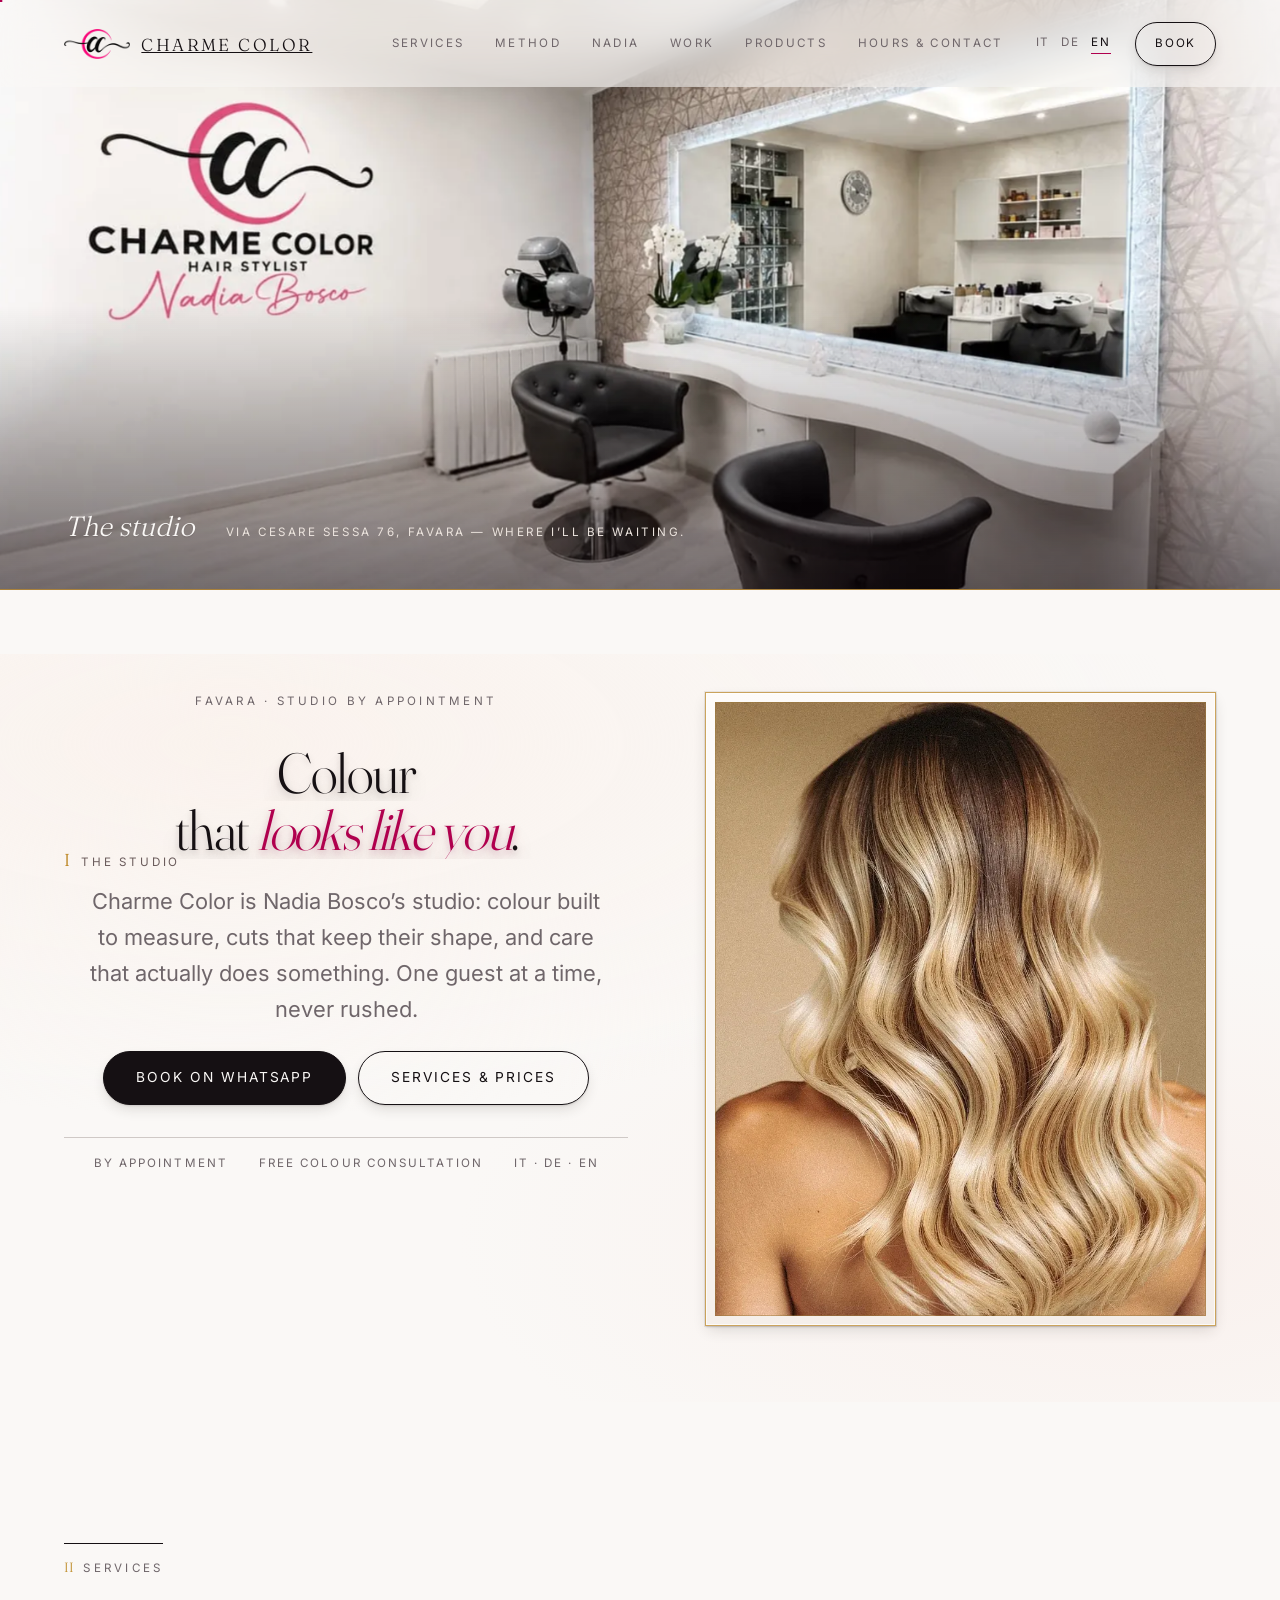
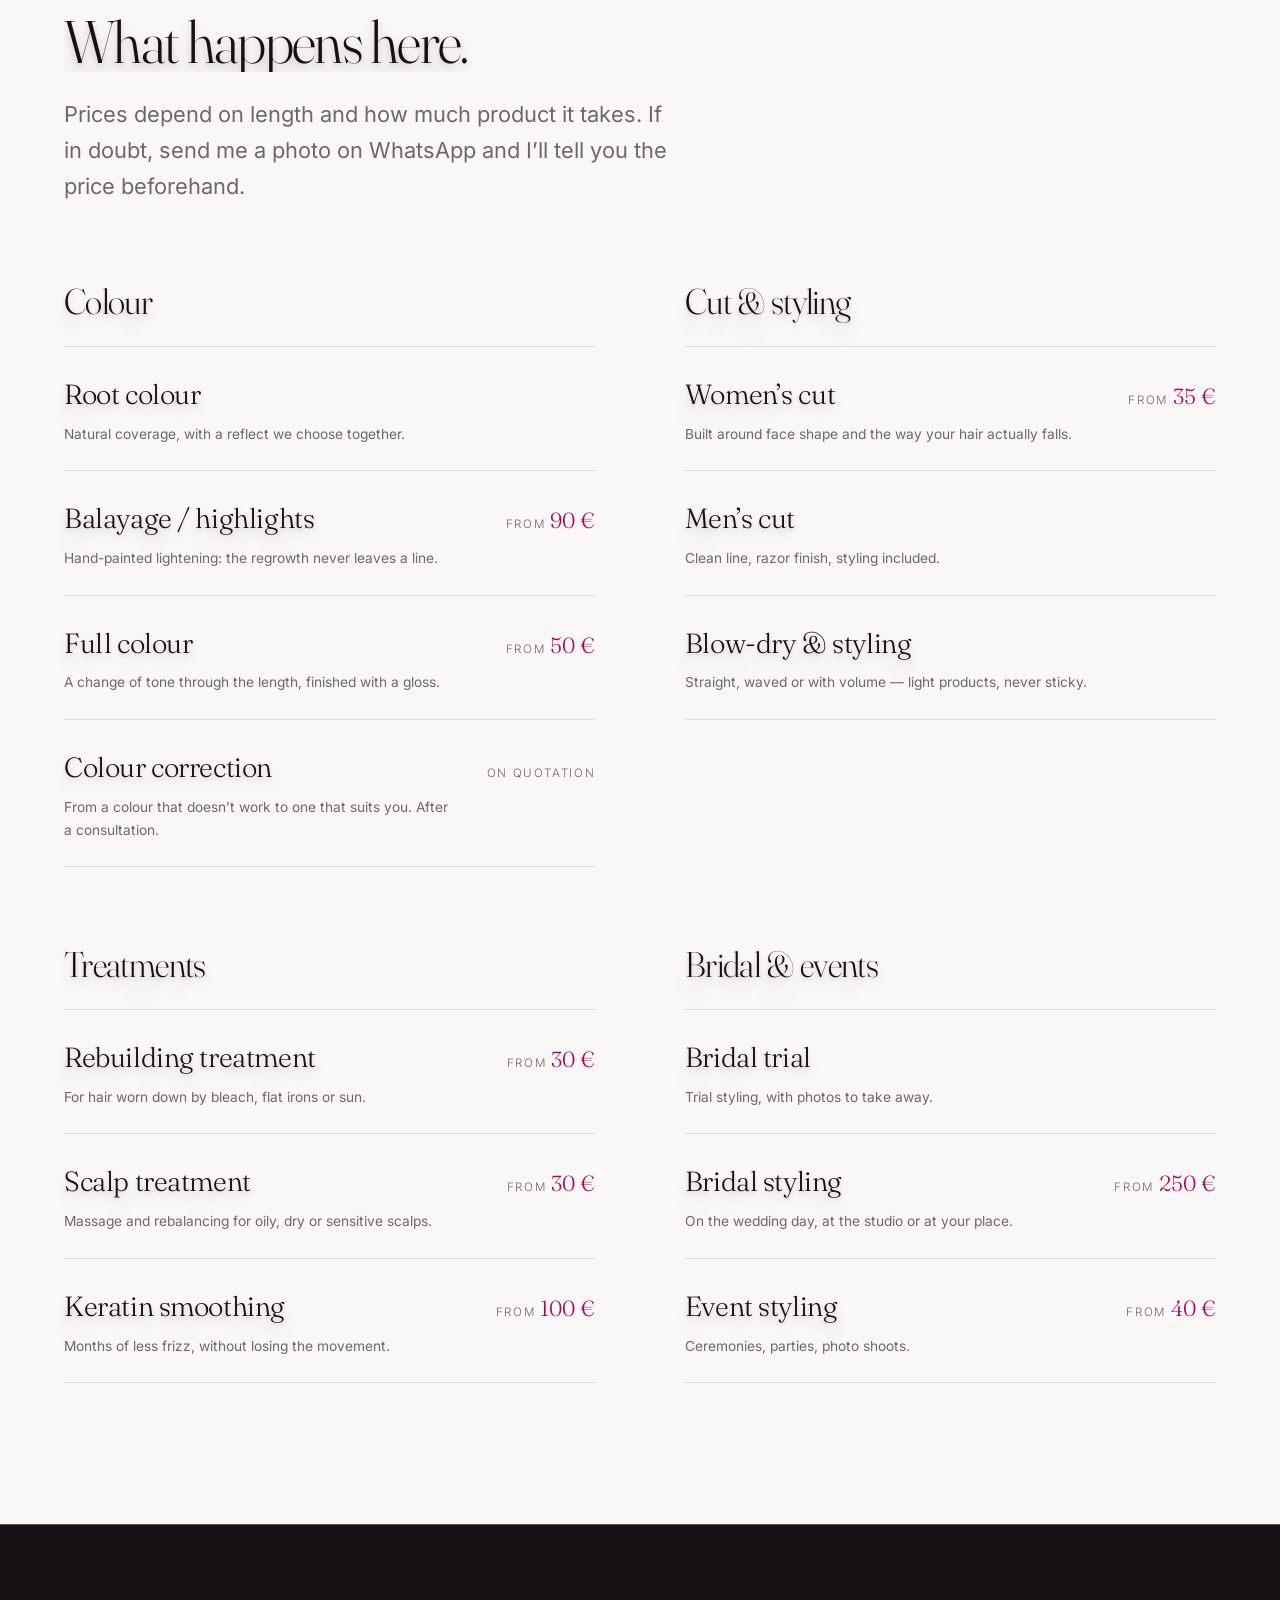
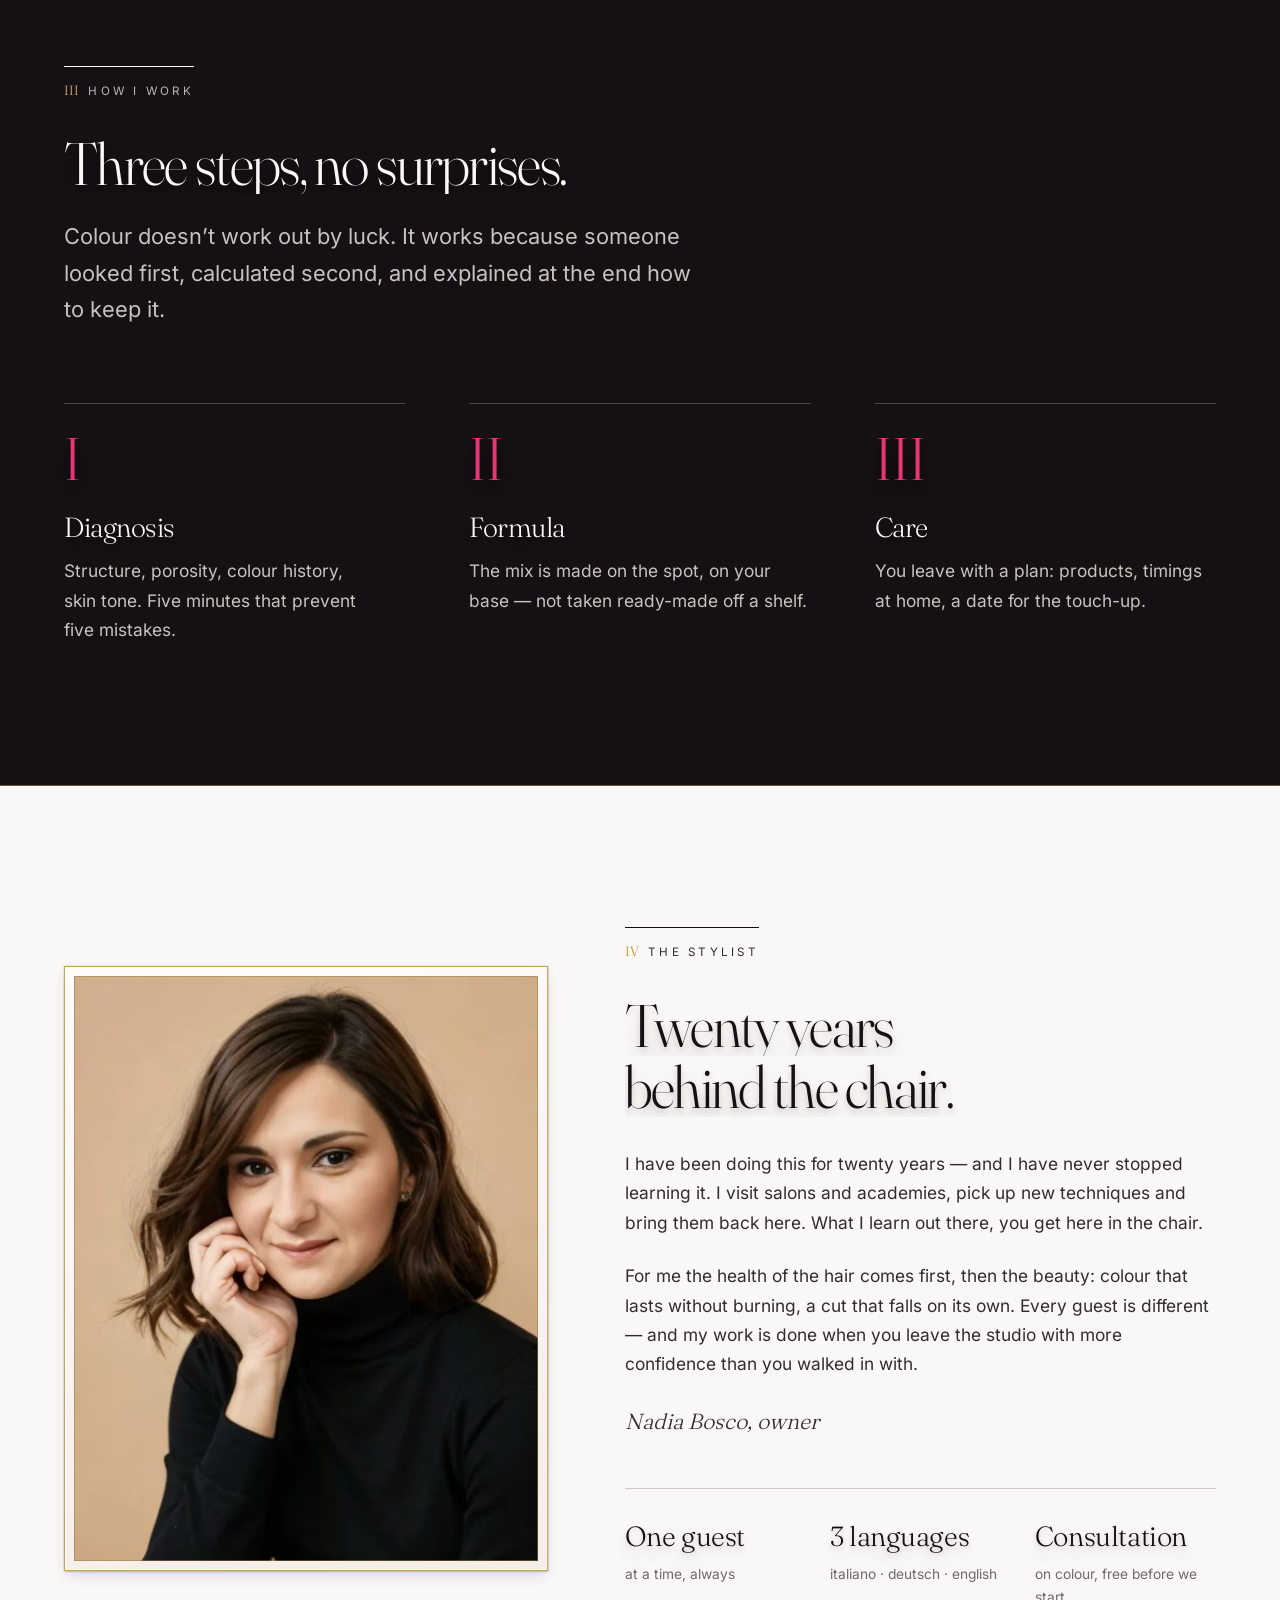
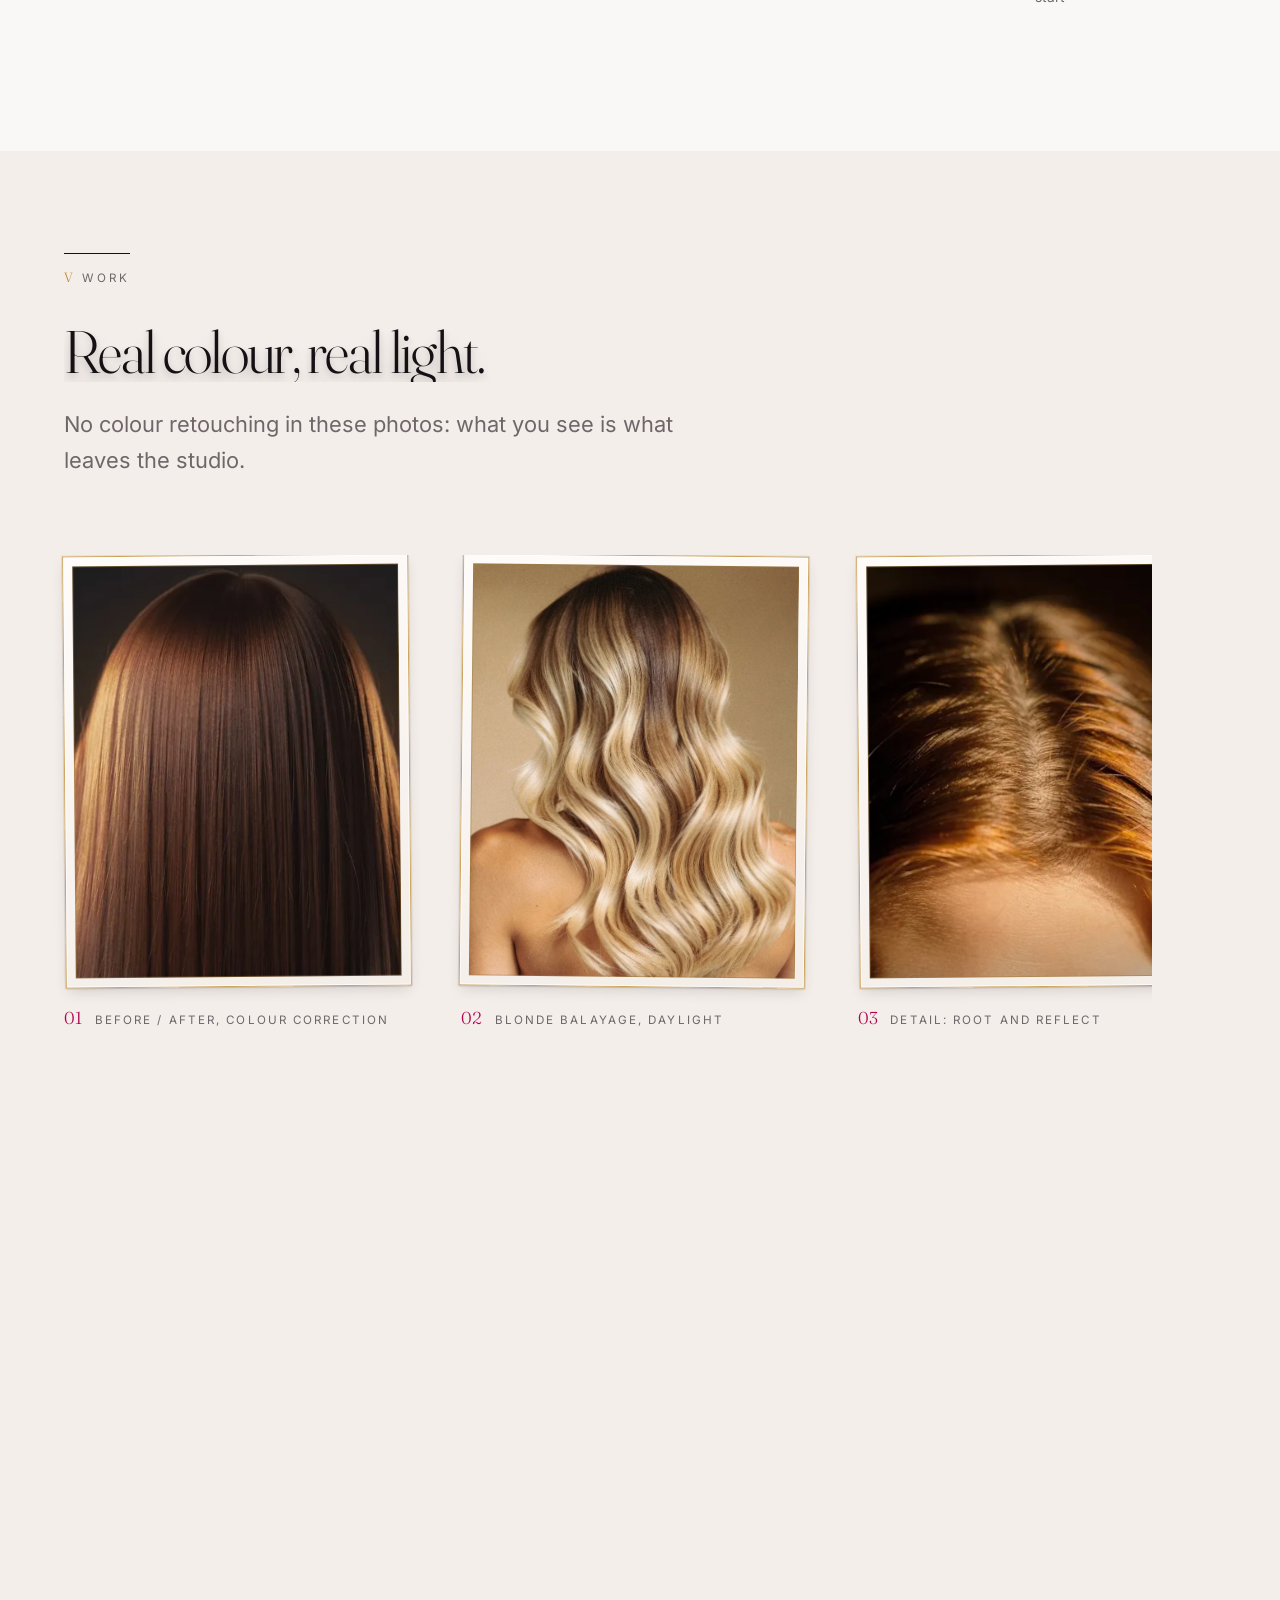
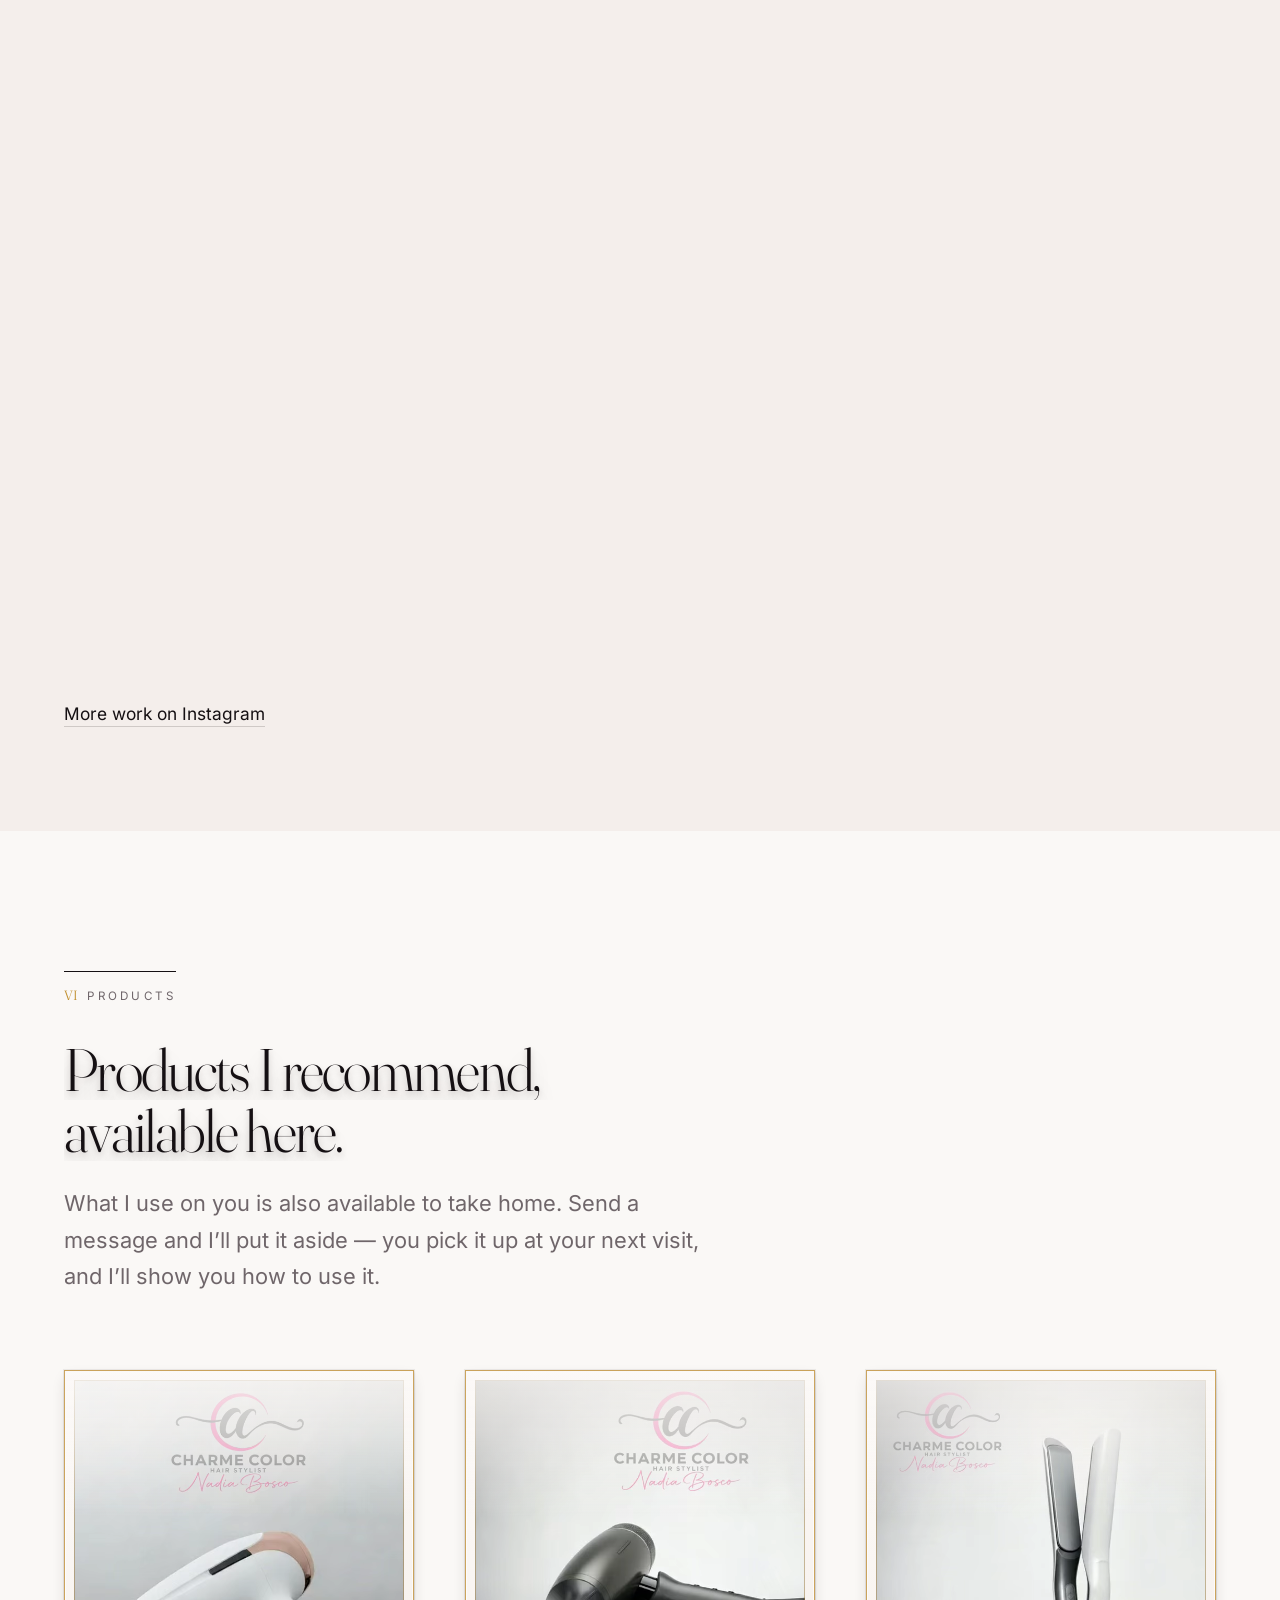
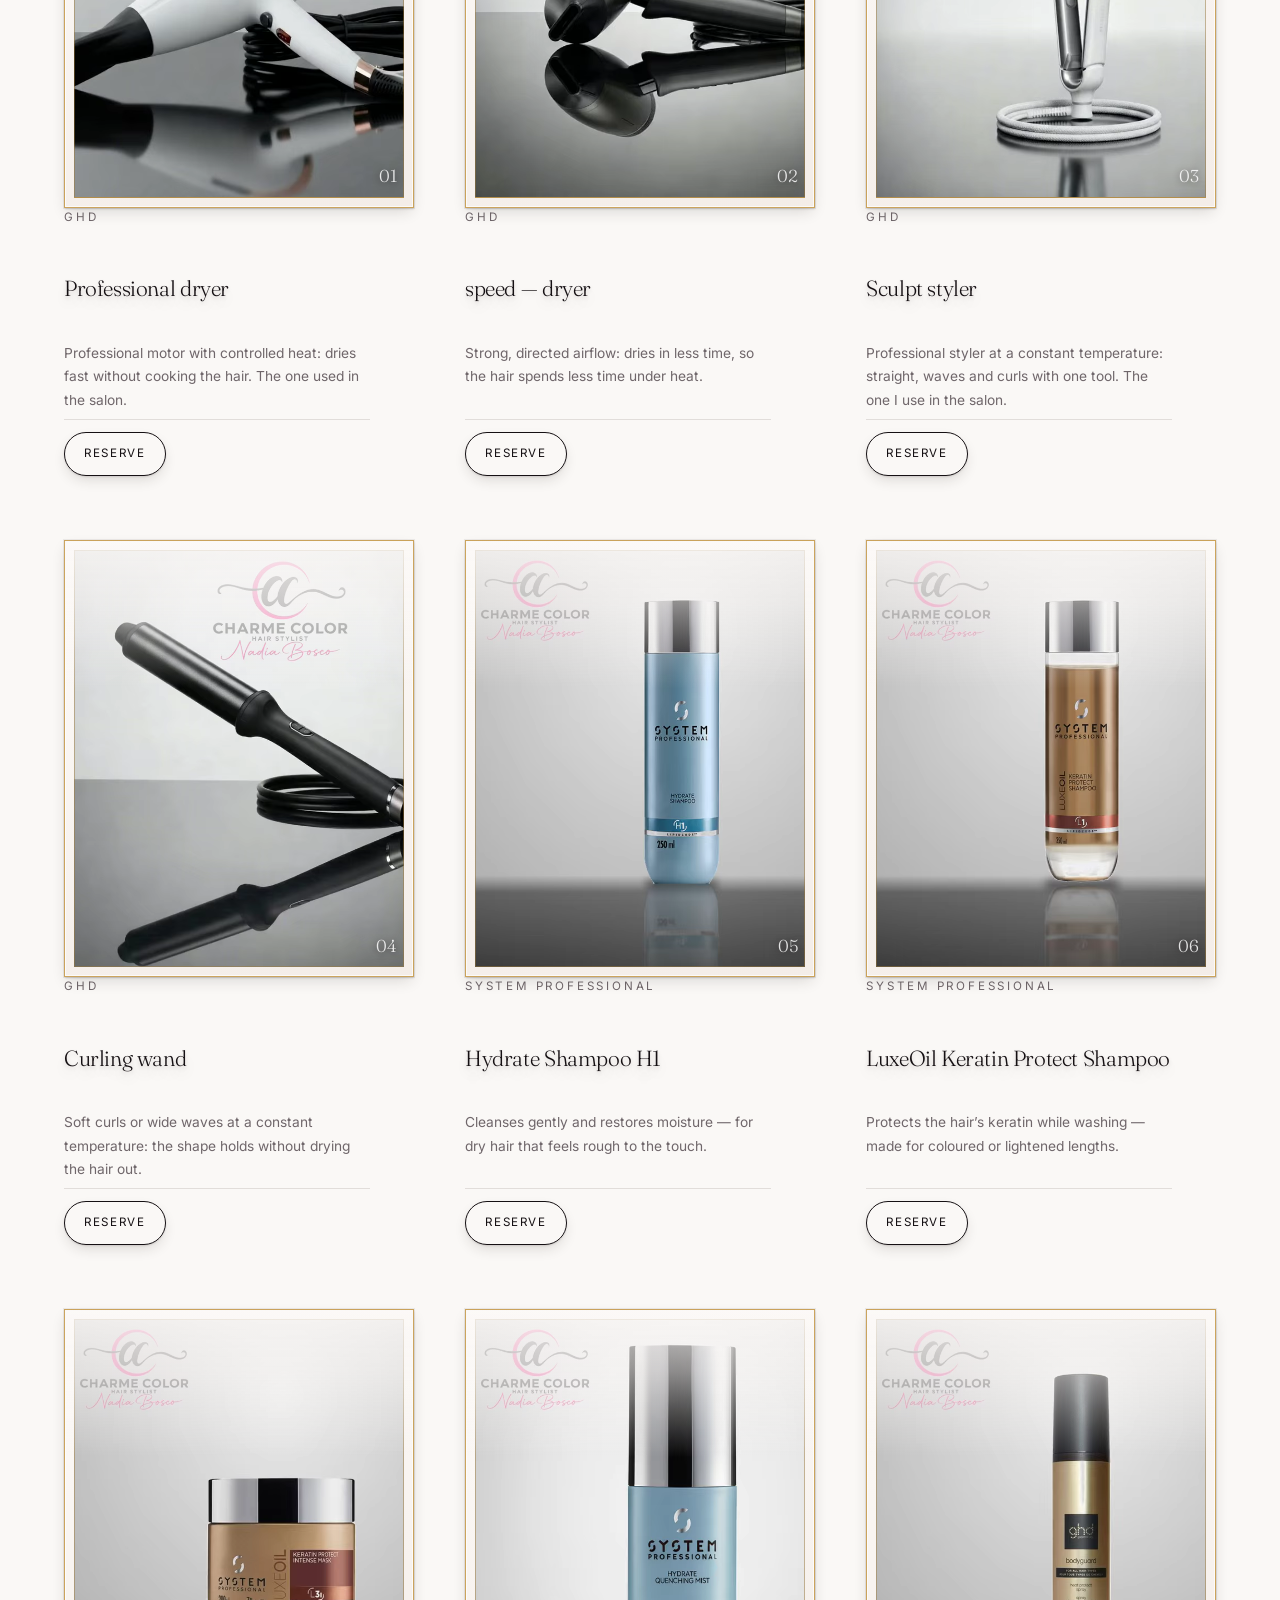
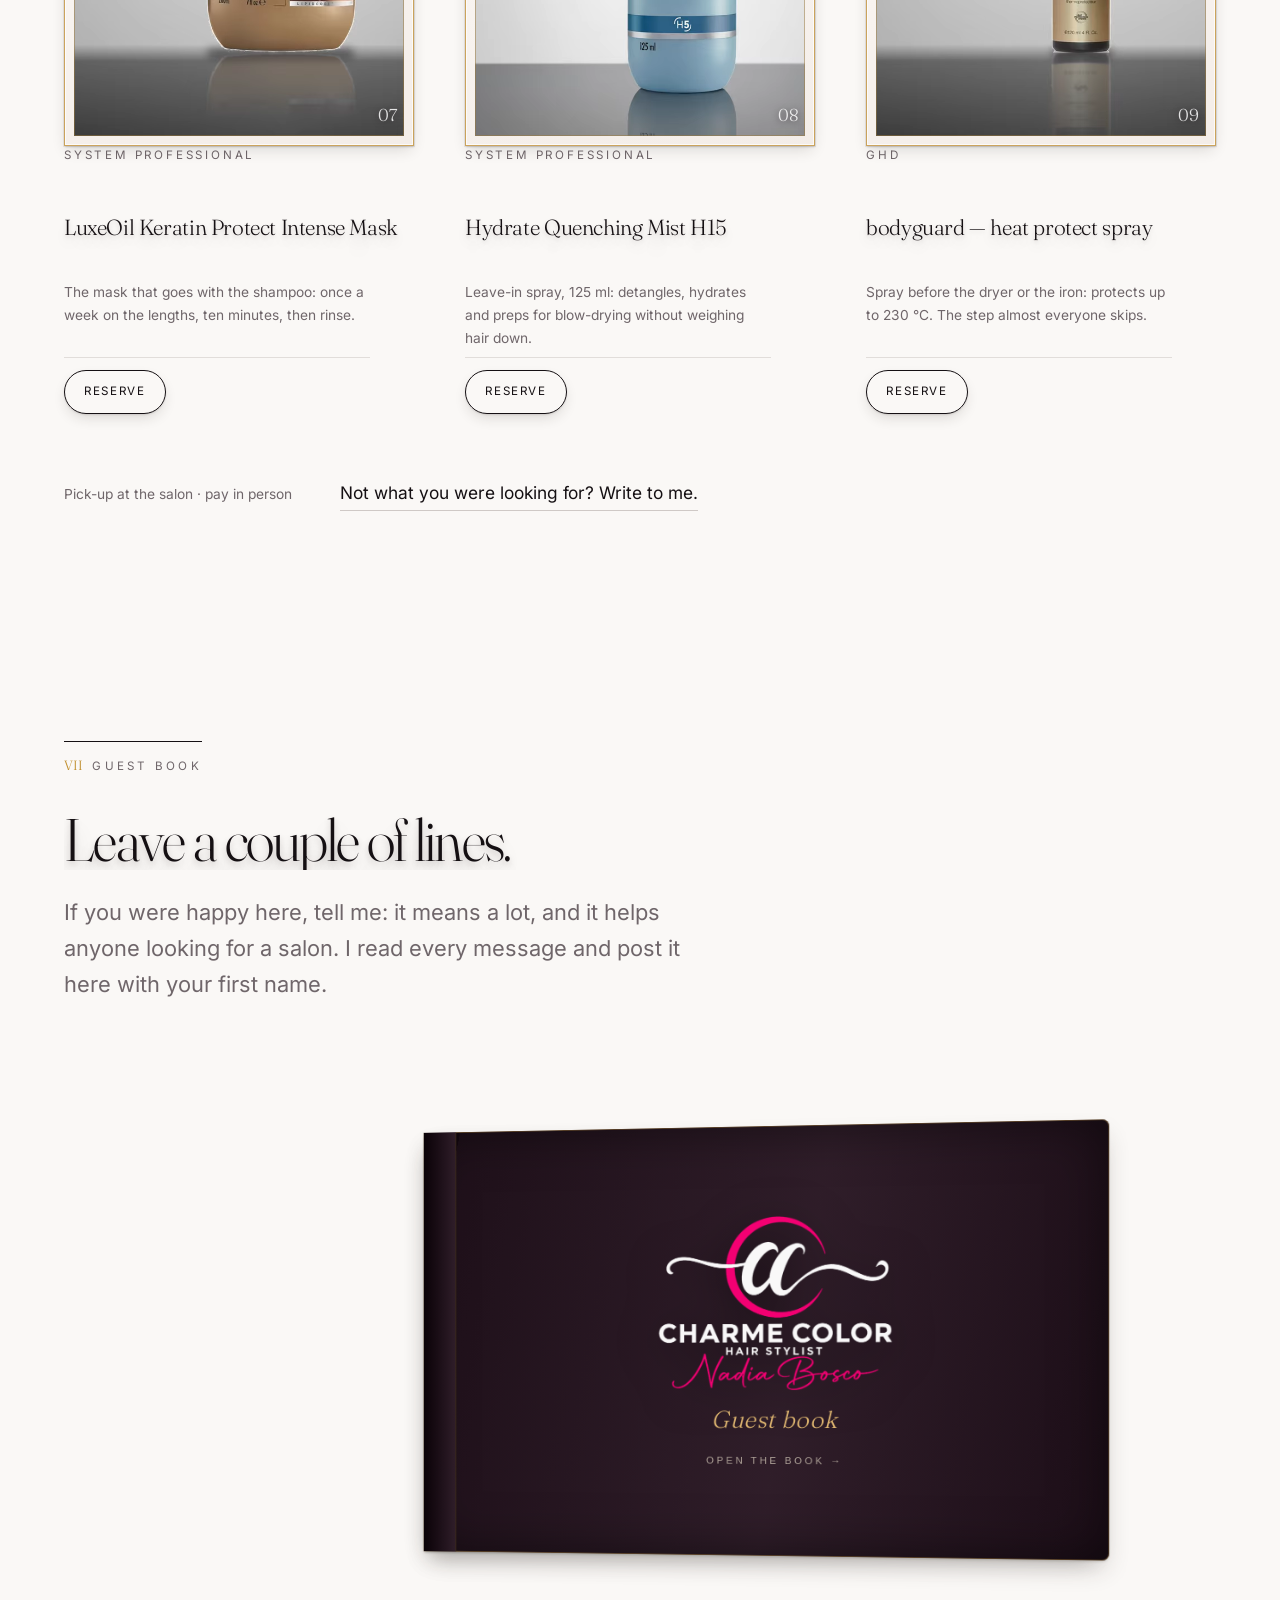
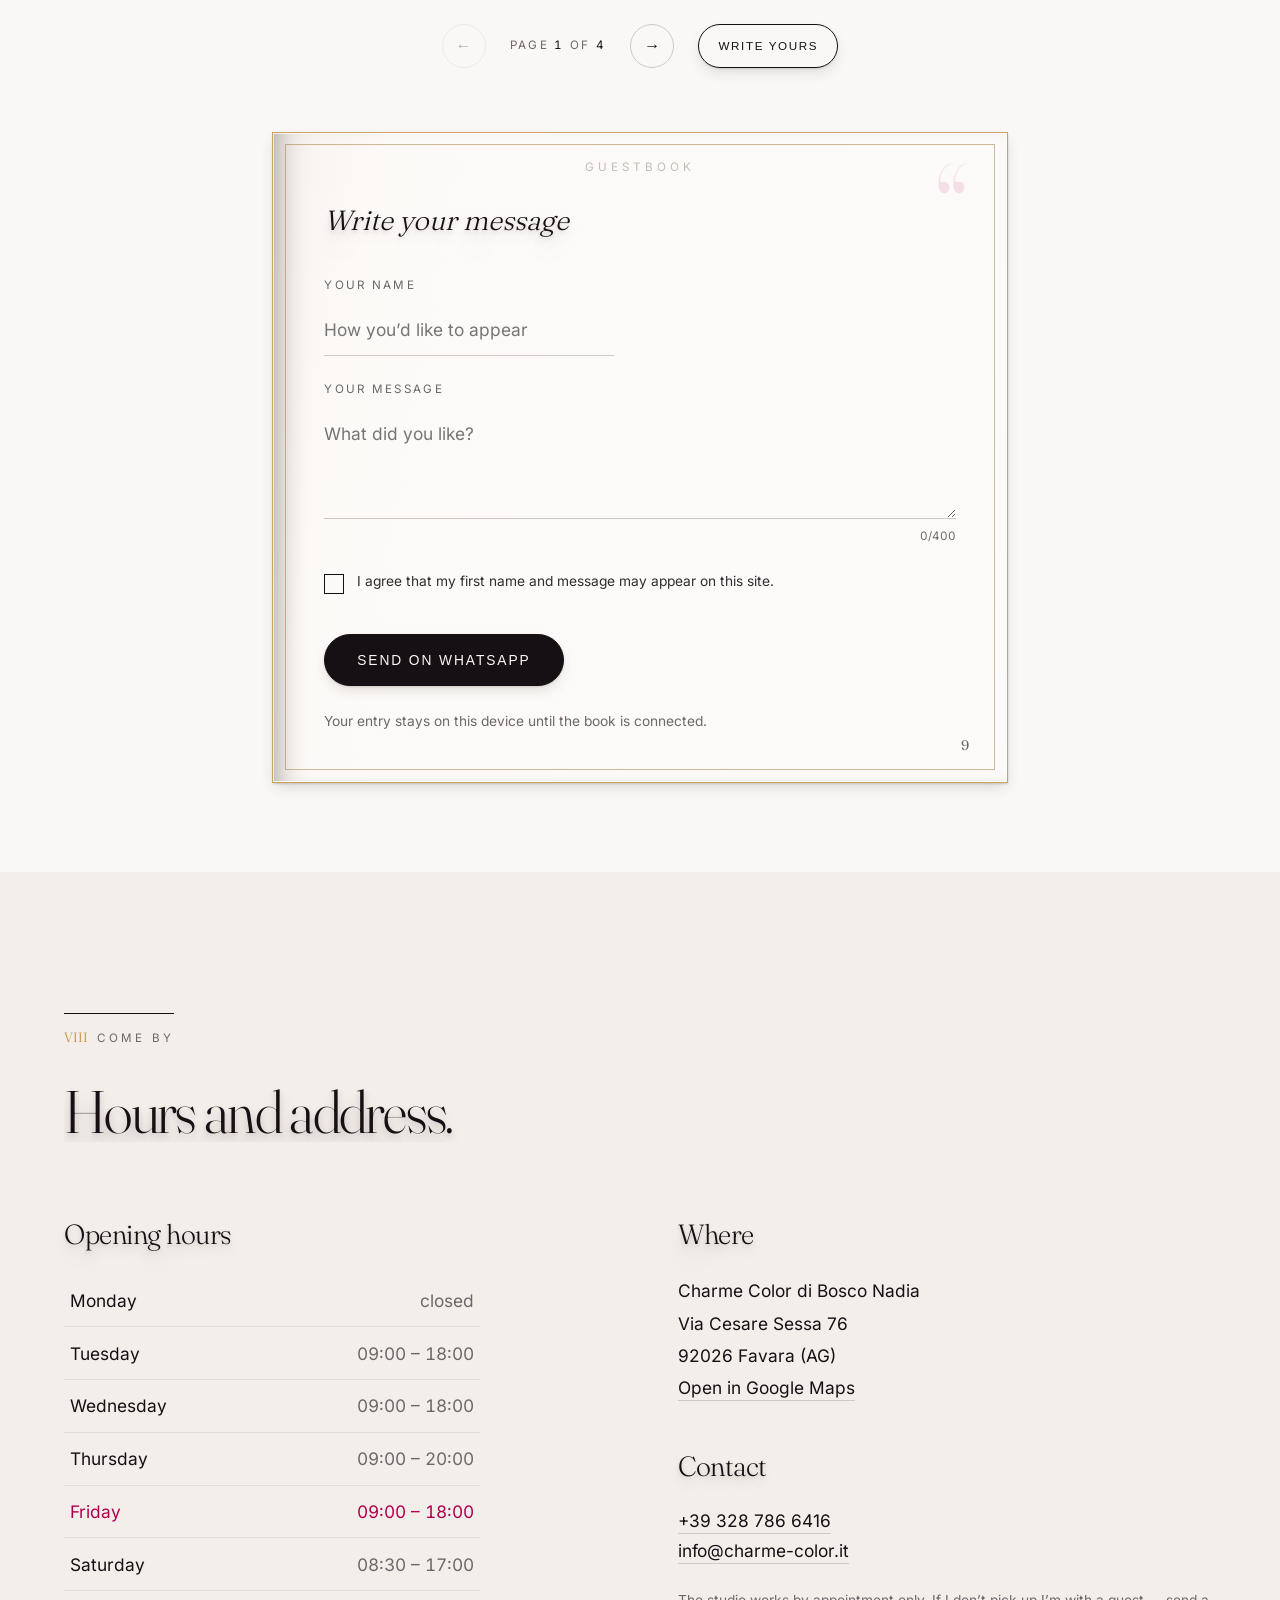
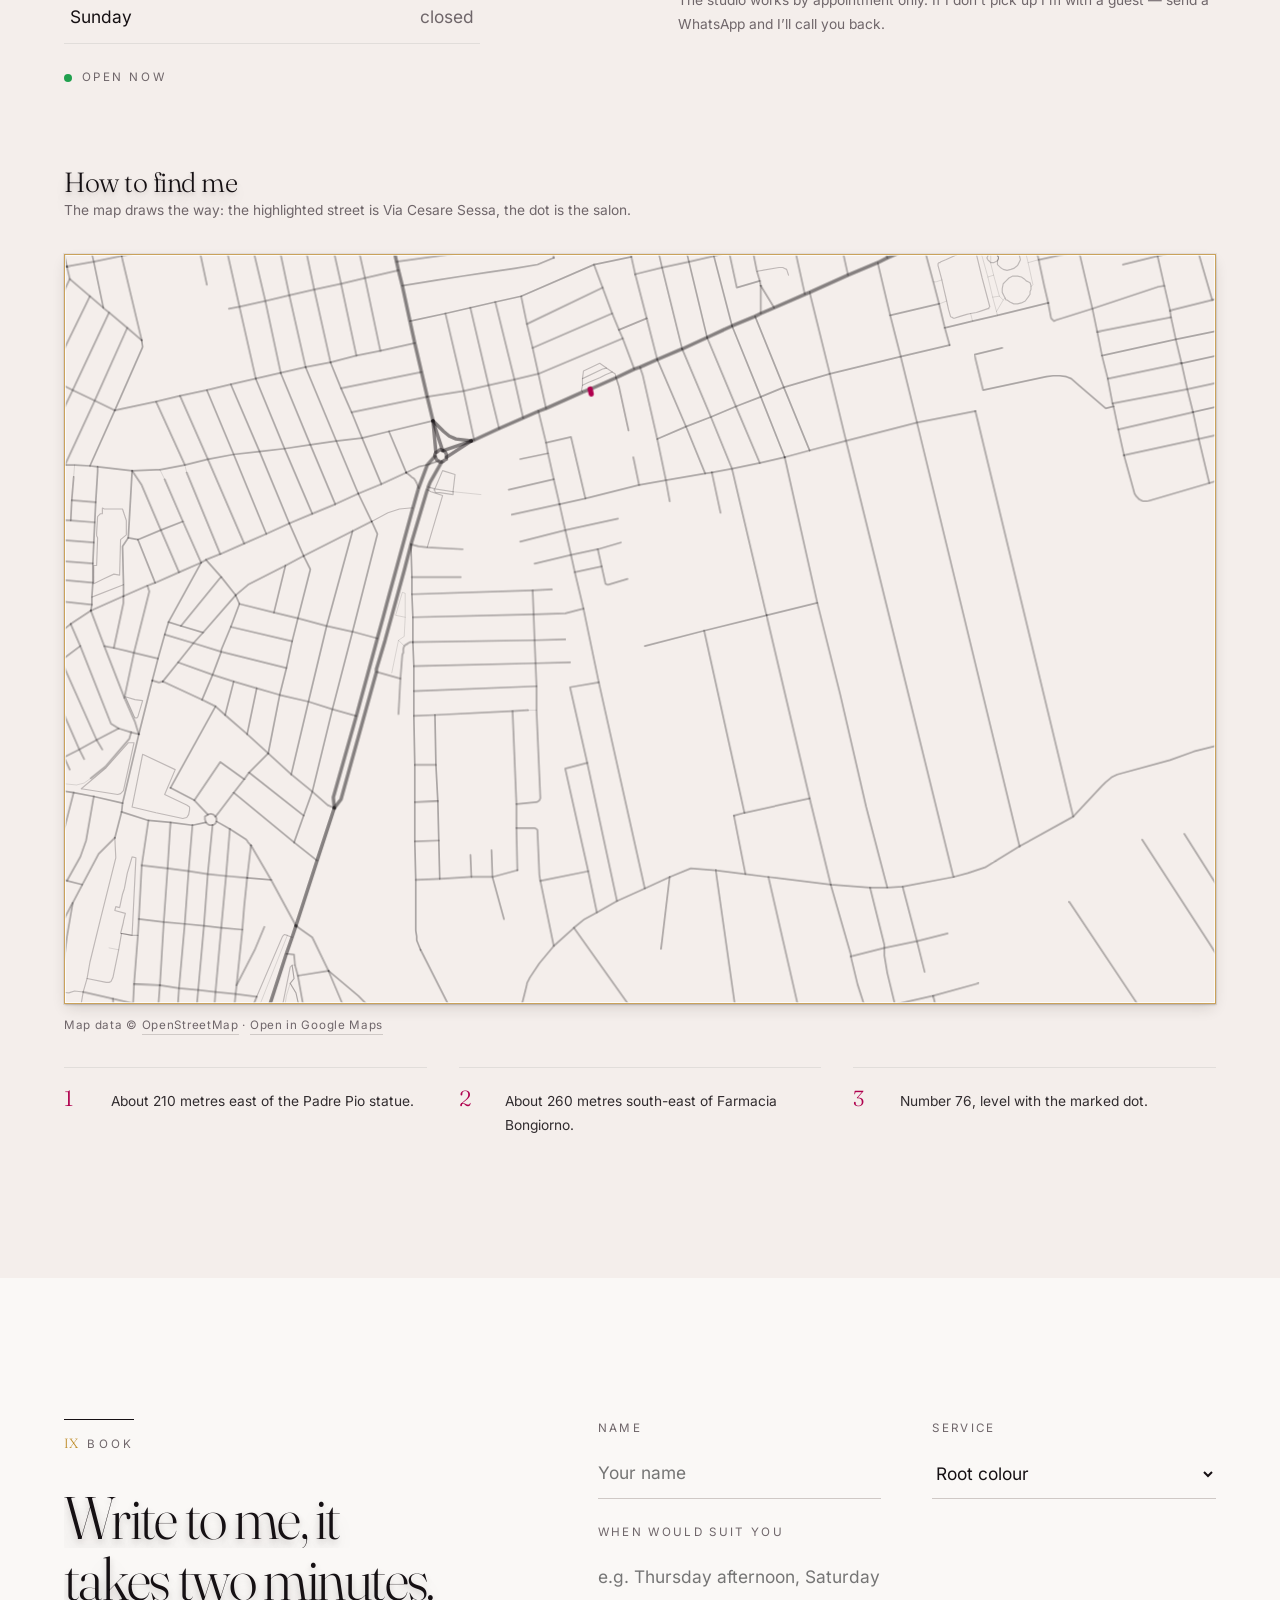
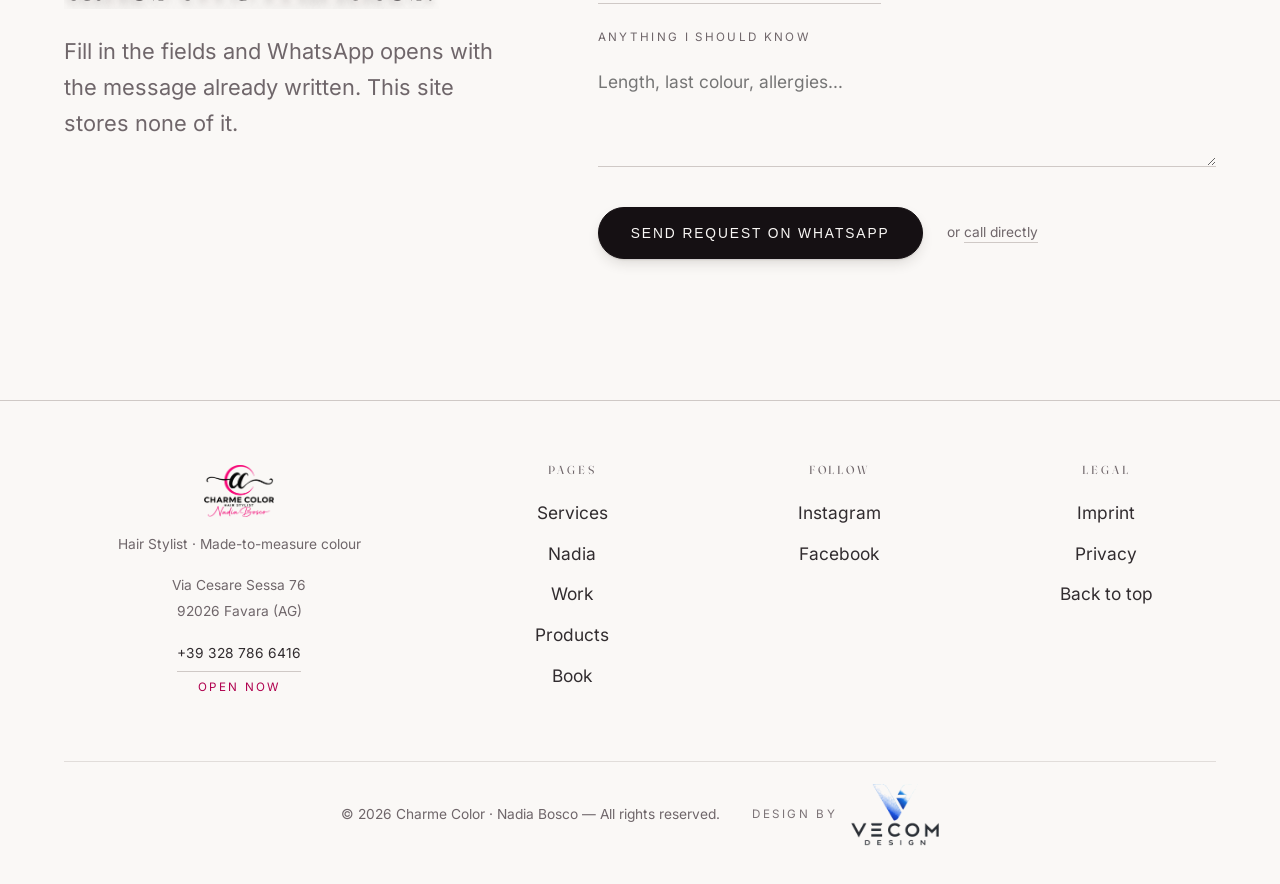
<file: index.html>
<!DOCTYPE html>
<html lang="it">
<head>
<meta charset="utf-8">
<meta name="viewport" content="width=device-width, initial-scale=1">
<title>Charme Color — Hair Stylist Nadia Bosco</title>
<meta name="description" content="Colore su misura, balayage, tagli e cura del capello. Lo studio di Nadia Bosco: su appuntamento, un'ospite alla volta.">
<meta name="theme-color" content="#faf8f6">

<link rel="canonical" href="https://www.charme-color.it/">
<link rel="alternate" hreflang="it" href="https://www.charme-color.it/?lang=it">
<link rel="alternate" hreflang="de" href="https://www.charme-color.it/?lang=de">
<link rel="alternate" hreflang="en" href="https://www.charme-color.it/?lang=en">
<link rel="alternate" hreflang="x-default" href="https://www.charme-color.it/">

<meta property="og:type" content="website">
<meta property="og:site_name" content="Charme Color">
<meta property="og:locale" content="it_IT">
<meta property="og:locale:alternate" content="de_DE">
<meta property="og:locale:alternate" content="en_GB">
<meta property="og:title" content="Charme Color — Hair Stylist Nadia Bosco">
<meta property="og:description" content="Colore su misura, balayage, tagli e cura del capello. Su appuntamento, a Favara.">
<meta property="og:url" content="https://www.charme-color.it/">
<!-- Teilbild absolut verlinkt: relative Pfade werden von WhatsApp,
     Facebook und Co. nicht aufgelöst. -->
<meta property="og:image" content="https://www.charme-color.it/assets/img/og-bild.jpg">
<meta property="og:image:width" content="1200">
<meta property="og:image:height" content="630">
<meta property="og:image:alt" content="Charme Color — Il colore che ti somiglia">
<meta name="twitter:card" content="summary_large_image">
<meta name="twitter:image" content="https://www.charme-color.it/assets/img/og-bild.jpg">

<link rel="icon" href="favicon.ico" sizes="48x48">
<link rel="icon" href="assets/img/icon-192.png" type="image/png" sizes="192x192">
<link rel="apple-touch-icon" href="assets/img/apple-touch-icon.png">
<link rel="manifest" href="manifest.webmanifest">

<link rel="preload" href="assets/fonts/fraunces-var.woff2" as="font" type="font/woff2" crossorigin>
<link rel="preload" as="image" href="assets/img/work-1.webp"
      imagesrcset="assets/img/work-1-sm.webp 500w, assets/img/work-1.webp 800w"
      imagesizes="(max-width:56rem) 92vw, 42vw" fetchpriority="high">
<link rel="stylesheet" href="assets/css/fonts.css?v=202609131320">
<link rel="stylesheet" href="assets/css/schatten.css?v=202609131320">
<link rel="stylesheet" href="assets/css/style.css?v=202609131320">
</head>

<body>
<a class="skip" href="#main" data-i18n="skip">Vai al contenuto</a>

<!-- Zeitstrahl und Kapitelanzeige: Orientierung im Verlauf, nicht Dekoration -->
<div class="progress" aria-hidden="true"><span class="progress__bar"></span></div>
<div class="chapter" aria-hidden="true" hidden>
  <span class="chapter__n">I</span>
  <span class="chapter__t"></span>
</div>

<!-- ====================== KOPFZEILE ====================== -->
<header class="head" id="head">
  <!-- Zwei Fassungen derselben Marke: oben die volle, nach dem Scrollen
       nur noch das Zeichen mit gesetztem Namen. Wechsel per Überblendung. -->
  <a class="brand" href="#top" aria-label="Charme Color — Nadia Bosco">
    <span class="brand__full">
      <picture>
        <source srcset="assets/img/logo-300.webp" type="image/webp">
        <img src="assets/img/logo-300.png" alt="Charme Color, Hair Stylist Nadia Bosco"
             width="300" height="200">
      </picture>
    </span>
    <span class="brand__short" aria-hidden="true">
      <picture>
        <source srcset="assets/img/mark-dark-150.webp" type="image/webp">
        <img src="assets/img/mark-dark-150.png" alt="" width="150" height="60">
      </picture>
      <span class="brand__word">Charme&nbsp;Color</span>
    </span>
  </a>

  <nav class="nav" aria-label="Menu">
    <a href="#services" data-i18n="nav.services">Servizi</a>
    <a href="#method" data-i18n="nav.method">Il metodo</a>
    <a href="#about" data-i18n="nav.about">Nadia</a>
    <a href="#gallery" data-i18n="nav.gallery">Lavori</a>
    <a href="#shop" data-i18n="nav.shop">Prodotti</a>
    <a href="#visit" data-i18n="nav.visit">Orari e contatti</a>
  </nav>

  <div class="head__end">
    <div class="lang" role="group" data-i18n-attr="aria-label:lang.label" aria-label="Lingua">
      <button type="button" data-lang="it" aria-label="Italiano">IT</button>
      <button type="button" data-lang="de" aria-label="Deutsch">DE</button>
      <button type="button" data-lang="en" aria-label="English">EN</button>
    </div>
    <a class="btn btn--sm btn--line" href="#book" data-i18n="nav.book">Prenota</a>
    <button class="burger" type="button" aria-expanded="false" aria-controls="menu"
            data-i18n-attr="aria-label:nav.menu" aria-label="Menu">
      <span></span><span></span>
    </button>
  </div>
</header>

<div class="menu" id="menu" hidden>
  <nav aria-label="Menu">
    <a href="#services" data-i18n="nav.services">Servizi</a>
    <a href="#method" data-i18n="nav.method">Il metodo</a>
    <a href="#about" data-i18n="nav.about">Nadia</a>
    <a href="#gallery" data-i18n="nav.gallery">Lavori</a>
    <a href="#shop" data-i18n="nav.shop">Prodotti</a>
    <a href="#visit" data-i18n="nav.visit">Orari e contatti</a>
    <a href="#book" data-i18n="nav.book">Prenota</a>
  </nav>
  <div class="lang" role="group" aria-label="Lingua">
    <button type="button" data-lang="it">Italiano</button>
    <button type="button" data-lang="de">Deutsch</button>
    <button type="button" data-lang="en">English</button>
  </div>
</div>

<main id="main">

<!-- ====================== IL SALONE ====================== -->
<!-- Echtes Foto des Studios, volle Breite. Es steht bewusst als Erstes
     nach dem Hero: Wer eine Salonseite öffnet, will sehen, wo er landet. -->
<section class="salone" id="salone" aria-labelledby="salone-t">
  <figure class="salone__frame">
    <picture>
      <source srcset="assets/img/salone-800.webp 800w, assets/img/salone-1200.webp 1200w, assets/img/salone-1800.webp 1800w"
              sizes="100vw" type="image/webp">
      <img src="assets/img/salone-1200.jpg"
           srcset="assets/img/salone-800.jpg 800w, assets/img/salone-1200.jpg 1200w, assets/img/salone-1800.jpg 1800w"
           sizes="100vw" width="1600" height="685"
           alt="Der Salon Charme Color in Favara: Spiegelplatz, Stühle und das Logo an der Wand"
           data-i18n-attr="alt:salone.alt" loading="lazy" decoding="async">
    </picture>
    <figcaption class="salone__cap">
      <span class="salone__k" id="salone-t" data-i18n="salone.kicker">Lo studio</span>
      <span class="salone__t" data-i18n="salone.text">Via Cesare Sessa 76, Favara</span>
    </figcaption>
  </figure>
</section>

<!-- ====================== HERO ====================== -->
<section class="hero" id="top">
  <!-- Lebende Fläche: ein WebGL-Shader hinter dem Inhalt. Fällt weg, wenn
       das Gerät schwach ist, der Datensparmodus läuft oder WebGL fehlt —
       dann bleibt der ruhige Verlauf aus dem Stylesheet stehen. -->
  <canvas class="hero__weave" aria-hidden="true"></canvas>
  <div class="hero__inner">
    <div class="hero__text">
      <p class="hero__eyebrow"><span class="todo js-city">Città</span> · <span data-i18n="hero.eyebrow">Studio su appuntamento</span></p>
      <h1>
        <span class="l1" data-i18n="hero.h1a">Il colore</span>
        <span class="l2"><span data-i18n="hero.h1b0">che</span> <em data-i18n="hero.h1b">ti somiglia</em>.</span>
      </h1>
      <p class="lead" data-i18n="hero.lead">Charme Color è lo studio di Nadia Bosco: colore costruito su misura, tagli che tengono la forma e cura vera del capello. Un'ospite alla volta, senza fretta.</p>
      <p class="hero__cta">
        <a class="btn btn--fill js-wa" href="#book" data-i18n="hero.cta1">Prenota su WhatsApp</a>
        <a class="btn btn--line" href="#services" data-i18n="hero.cta2">Servizi e prezzi</a>
      </p>
      <p class="hero__meta">
        <span data-i18n="hero.m1">Su appuntamento</span>
        <span data-i18n="hero.m2">Consulenza colore gratuita</span>
        <span>IT · DE · EN</span>
      </p>
    </div>

    <!-- Beispielbild — durch ein echtes Foto ersetzen (4:5) -->
    <figure class="hero__shot framed" data-curtain>
      <img src="assets/img/work-1.webp"
           srcset="assets/img/work-1-sm.webp 500w, assets/img/work-1.webp 800w"
           sizes="(max-width:56rem) 92vw, 42vw"
           width="800" height="1000" alt="Charme Color" data-i18n-attr="alt:gal.1" fetchpriority="high">
    </figure>
  </div>
</section>

<!-- ====================== SERVIZI ====================== -->
<section class="sec" id="services">
  <header class="sec__head reveal">
    <p class="kicker" data-i18n="svc.kicker">Servizi</p>
    <h2 data-i18n="svc.h2">Cosa si fa qui.</h2>
    <p class="lead" data-i18n="svc.lead">I prezzi partono dalla lunghezza e dalla quantità di prodotto. Nel dubbio: mandami una foto su WhatsApp e ti dico prima quanto viene.</p>
  </header>

  <div class="svc">
    <div class="svc__group reveal">
      <h3 data-i18n="svc.g1">Colore</h3>
      <ul class="svc__list">
        <li><div><a class="svc__name" href="#book" data-svc="1" data-i18n="svc.1t">Colore radice</a><small data-i18n="svc.1p">Copertura naturale, riflesso scelto insieme a te.</small></div><span class="price"><i data-i18n="svc.ask">su richiesta</i></span></li>
        <li><div><a class="svc__name" href="#book" data-svc="2" data-i18n="svc.2t">Balayage / Degradé</a><small data-i18n="svc.2p">Schiariture dipinte a mano: la ricrescita non fa lo stacco.</small></div><span class="price"><i data-i18n="svc.ask">su richiesta</i></span></li>
        <li><div><a class="svc__name" href="#book" data-svc="3" data-i18n="svc.3t">Colore completo</a><small data-i18n="svc.3p">Cambio tono su tutta la lunghezza, con tonalizzazione finale.</small></div><span class="price"><i data-i18n="svc.ask">su richiesta</i></span></li>
        <li><div><a class="svc__name" href="#book" data-svc="4" data-i18n="svc.4t">Correzione colore</a><small data-i18n="svc.4p">Da un colore che non funziona a uno che ti sta. Dopo consulenza.</small></div><span class="price"><i data-i18n="svc.quote">su preventivo</i></span></li>
      </ul>
    </div>

    <div class="svc__group reveal">
      <h3 data-i18n="svc.g2">Taglio e piega</h3>
      <ul class="svc__list">
        <li><div><a class="svc__name" href="#book" data-svc="5" data-i18n="svc.5t">Taglio donna</a><small data-i18n="svc.5p">Taglio costruito sulla forma del viso e sul movimento naturale.</small></div><span class="price"><i data-i18n="svc.ask">su richiesta</i></span></li>
        <li><div><a class="svc__name" href="#book" data-svc="6" data-i18n="svc.6t">Taglio uomo</a><small data-i18n="svc.6p">Linea pulita, rifinitura a rasoio, styling incluso.</small></div><span class="price"><i data-i18n="svc.ask">su richiesta</i></span></li>
        <li><div><a class="svc__name" href="#book" data-svc="7" data-i18n="svc.7t">Piega</a><small data-i18n="svc.7p">Liscia, mossa o voluminosa — con prodotti leggeri, non collosi.</small></div><span class="price"><i data-i18n="svc.ask">su richiesta</i></span></li>
      </ul>
    </div>

    <div class="svc__group reveal">
      <h3 data-i18n="svc.g3">Trattamenti</h3>
      <ul class="svc__list">
        <li><div><a class="svc__name" href="#book" data-svc="8" data-i18n="svc.8t">Ricostruzione</a><small data-i18n="svc.8p">Per capelli stressati da decolorazione, piastra o sole.</small></div><span class="price"><i data-i18n="svc.ask">su richiesta</i></span></li>
        <li><div><a class="svc__name" href="#book" data-svc="9" data-i18n="svc.9t">Trattamento cute</a><small data-i18n="svc.9p">Massaggio e riequilibrio per cute grassa, secca o sensibile.</small></div><span class="price"><i data-i18n="svc.ask">su richiesta</i></span></li>
        <li><div><a class="svc__name" href="#book" data-svc="10" data-i18n="svc.10t">Lisciante alla cheratina</a><small data-i18n="svc.10p">Meno crespo per mesi, senza perdere il movimento.</small></div><span class="price"><i data-i18n="svc.ask">su richiesta</i></span></li>
      </ul>
    </div>

    <div class="svc__group reveal">
      <h3 data-i18n="svc.g4">Sposa ed eventi</h3>
      <ul class="svc__list">
        <li><div><a class="svc__name" href="#book" data-svc="11" data-i18n="svc.11t">Prova sposa</a><small data-i18n="svc.11p">Prova acconciatura con foto finali da portare via.</small></div><span class="price"><i data-i18n="svc.ask">su richiesta</i></span></li>
        <li><div><a class="svc__name" href="#book" data-svc="12" data-i18n="svc.12t">Acconciatura sposa</a><small data-i18n="svc.12p">Il giorno del matrimonio, in studio o a domicilio.</small></div><span class="price"><i data-i18n="svc.quote">su preventivo</i></span></li>
        <li><div><a class="svc__name" href="#book" data-svc="13" data-i18n="svc.13t">Acconciatura evento</a><small data-i18n="svc.13p">Cerimonie, feste, servizi fotografici.</small></div><span class="price"><i data-i18n="svc.ask">su richiesta</i></span></li>
      </ul>
    </div>
  </div>
</section>

<!-- ====================== IL METODO (die einzige dunkle Fläche) ====================== -->
<section class="sec sec--ink" id="method">
  <header class="sec__head reveal">
    <p class="kicker" data-i18n="method.kicker">Come lavoro</p>
    <h2 data-i18n="method.h2">Tre passaggi, nessuna sorpresa.</h2>
    <p class="lead" data-i18n="method.lead">Il colore non riesce per fortuna. Riesce perché prima si guarda, poi si calcola e alla fine si spiega come mantenerlo.</p>
  </header>
  <ol class="steps">
    <li class="reveal"><span class="steps__n">I</span><h3 data-i18n="method.1t">Diagnosi</h3><p data-i18n="method.1p">Struttura, porosità, storia del colore, incarnato. Cinque minuti che evitano cinque errori.</p></li>
    <li class="reveal"><span class="steps__n">II</span><h3 data-i18n="method.2t">Formula</h3><p data-i18n="method.2p">La miscela nasce sul momento, sulla tua base — non esce dallo scaffale già pronta.</p></li>
    <li class="reveal"><span class="steps__n">III</span><h3 data-i18n="method.3t">Cura</h3><p data-i18n="method.3p">Esci con un piano: prodotti, tempi di posa a casa, data del ritocco.</p></li>
  </ol>
</section>

<!-- ====================== NADIA ====================== -->
<section class="sec" id="about">
  <div class="about">
    <figure class="about__shot framed reveal">
      <img src="assets/img/nadia.webp"
           srcset="assets/img/nadia-sm.webp 500w, assets/img/nadia.webp 800w"
           sizes="(max-width:62rem) 92vw, 38vw"
           width="800" height="1000" alt="Charme Color" data-i18n-attr="alt:about.photo" loading="lazy">
    </figure>
    <div class="about__text reveal">
      <p class="kicker" data-i18n="about.kicker">La stylist</p>
      <h2 data-i18n="about.h2">Prima guardo, poi taglio.</h2>
      <p data-i18n="about.p1">Ogni testa ha la sua storia: la struttura del capello, la pelle, la luce in cui vivi, il tempo che hai la mattina. Prima di toccare le forbici ascolto e studio il capello — poi costruisco la formula.</p>
      <p data-i18n="about.p2">In studio si lavora su appuntamento, un'ospite alla volta. Niente attese in fila, niente colore fatto di corsa: ⟨formazione, marchi e anni di esperienza da inserire⟩.</p>
      <p class="sign" data-i18n="about.sign">Nadia Bosco, titolare</p>
      <dl class="stats">
        <div><dt data-i18n="about.stat1n">Un'ospite</dt><dd data-i18n="about.stat1l">alla volta, sempre</dd></div>
        <div><dt data-i18n="about.stat2n">3 lingue</dt><dd data-i18n="about.stat2l">italiano · deutsch · english</dd></div>
        <div><dt data-i18n="about.stat3n">Consulenza</dt><dd data-i18n="about.stat3l">colore gratuita prima di iniziare</dd></div>
      </dl>
    </div>
  </div>
</section>

<!-- ====================== LAVORI ====================== -->
<section class="sec sec--soft" id="gallery">
  <header class="sec__head reveal">
    <p class="kicker" data-i18n="gal.kicker">Lavori</p>
    <h2 data-i18n="gal.h2">Colore vero, luce vera.</h2>
    <p class="lead" data-i18n="gal.lead">Nessuna foto ritoccata nel colore: quello che vedi è quello che esce dallo studio.</p>
  </header>

  <!-- Beispielbilder — durch echte Arbeiten ersetzen, Seitenverhältnis beibehalten.
       Am Bildschirm läuft die Reihe seitwärts, auf dem Handy untereinander. -->
  <div class="lookbook" data-lookbook>
    <div class="lookbook__track">
      <div class="plate">
        <figure class="framed"><img src="assets/img/work-2.webp"
             srcset="assets/img/work-2-sm.webp 500w, assets/img/work-2.webp 800w"
             sizes="(max-width:56rem) 82vw, 28vw"
             width="800" height="800" alt="" data-i18n-attr="alt:gal.2" loading="lazy"></figure>
        <figcaption><span class="plate__n">01</span> <span data-i18n="gal.2">Prima / dopo, correzione colore</span></figcaption>
      </div>
      <div class="plate">
        <figure class="framed"><img src="assets/img/work-1.webp"
             srcset="assets/img/work-1-sm.webp 500w, assets/img/work-1.webp 800w"
             sizes="(max-width:56rem) 82vw, 28vw"
             width="800" height="1000" alt="" data-i18n-attr="alt:gal.1" loading="lazy"></figure>
        <figcaption><span class="plate__n">02</span> <span data-i18n="gal.1">Balayage biondo, luce naturale</span></figcaption>
      </div>
      <div class="plate">
        <figure class="framed"><img src="assets/img/work-3.webp"
             srcset="assets/img/work-3-sm.webp 500w, assets/img/work-3.webp 800w"
             sizes="(max-width:56rem) 82vw, 28vw"
             width="800" height="800" alt="" data-i18n-attr="alt:gal.3" loading="lazy"></figure>
        <figcaption><span class="plate__n">03</span> <span data-i18n="gal.3">Dettaglio radice e riflesso</span></figcaption>
      </div>
      <div class="plate">
        <figure class="framed"><img src="assets/img/work-4.webp"
             srcset="assets/img/work-4-sm.webp 500w, assets/img/work-4.webp 800w"
             sizes="(max-width:56rem) 82vw, 28vw"
             width="800" height="1000" alt="" data-i18n-attr="alt:gal.4" loading="lazy"></figure>
        <figcaption><span class="plate__n">04</span> <span data-i18n="gal.4">Taglio corto, movimento</span></figcaption>
      </div>
      <div class="plate">
        <figure class="framed"><img src="assets/img/work-5.webp"
             srcset="assets/img/work-5-sm.webp 500w, assets/img/work-5.webp 800w"
             sizes="(max-width:56rem) 82vw, 28vw"
             width="800" height="800" alt="" data-i18n-attr="alt:gal.5" loading="lazy"></figure>
        <figcaption><span class="plate__n">05</span> <span data-i18n="gal.5">Acconciatura sposa</span></figcaption>
      </div>
      <div class="plate">
        <figure class="framed"><img src="assets/img/studio-800.webp"
             srcset="assets/img/studio-500-sm.webp 500w, assets/img/studio-800.webp 800w"
             sizes="(max-width:56rem) 82vw, 28vw"
             width="800" height="1000" alt="" data-i18n-attr="alt:gal.6" loading="lazy"></figure>
        <figcaption><span class="plate__n">06</span> <span data-i18n="gal.6">Lo studio</span></figcaption>
      </div>
    </div>
  </div>

  <p class="grid__cta reveal"><a class="link js-ig" href="#" data-i18n="gal.cta">Altri lavori su Instagram</a></p>
</section>

<!-- ====================== PRODOTTI ====================== -->
<section class="sec" id="shop">
  <header class="sec__head reveal">
    <p class="kicker" data-i18n="shop.kicker">Prodotti</p>
    <h2 data-i18n="shop.h2">Quello che uso, puoi averlo anche a casa.</h2>
    <p class="lead" data-i18n="shop.lead">I prodotti che trovi qui sono gli stessi che uso in studio. Li riservi con un messaggio e li ritiri al salone — così ti spiego anche come usarli.</p>
  </header>

  <!-- Die Karten baut app.js aus assets/js/produkte.js?v=202609131320 -->
  <div class="prods js-prods"></div>

  <p class="prods__foot reveal">
    <span class="micro" data-i18n="shop.pickup">Ritiro in salone · pagamento sul posto</span>
    <a class="link js-wa" href="#" data-i18n="shop.ask">Non trovi quello che cerchi? Scrivimi.</a>
  </p>
</section>

<!-- ====================== LIBRO DEGLI OSPITI ====================== -->
<section class="sec sec--tight" id="voices">
  <header class="sec__head reveal">
    <p class="kicker" data-i18n="gb.kicker">Libro degli ospiti</p>
    <h2 data-i18n="gb.h2">Lascia due righe.</h2>
    <p class="lead" data-i18n="gb.lead">Se ti sei trovata bene, scrivimelo: mi fa piacere e aiuta chi cerca un salone. Leggo ogni messaggio e lo pubblico qui con il tuo nome di battesimo.</p>
  </header>

  <!-- Das Buch: geschlossen, bis es aufgeschlagen wird -->
  <!-- tabindex und Rolle: Ohne sie hängen die Pfeiltasten an einem Element,
       das nie den Fokus bekommt — das Blättern war per Tastatur nicht
       erreichbar. -->
  <div class="book3d reveal" id="gb-book" tabindex="0" role="group"
       aria-roledescription="Gästebuch" data-i18n-attr="aria-label:gb.kicker">
    <div class="book3d__stage">

      <button class="book3d__cover" type="button" id="gb-open" data-i18n-attr="aria-label:gb.open">
        <!-- Zwei Flächen: außen der Einband, innen das Vorsatzpapier.
             Nur so bleibt die Bewegung bis zum Ende sichtbar. -->
        <span class="book3d__face book3d__face--front">
          <span class="book3d__spine" aria-hidden="true"></span>
          <picture>
            <source srcset="assets/img/logo-light-600.webp" type="image/webp">
            <img class="book3d__logo" src="assets/img/logo-light-600.png" alt="" width="600" height="400" loading="lazy">
          </picture>
          <span class="book3d__title" data-i18n="gb.kicker">Libro degli ospiti</span>
          <span class="book3d__hint" data-i18n="gb.open">Apri il libro</span>
        </span>
        <span class="book3d__face book3d__face--back" aria-hidden="true"></span>
      </button>

      <div class="book3d__spread" id="gb-spread" aria-live="polite">
        <div class="book3d__page book3d__page--l">
          <span class="book3d__kopf" aria-hidden="true" data-i18n="gb.pageHead">Libro degli ospiti</span>
          <div class="js-gb-page-l"></div>
          <span class="book3d__no js-gb-no-l"></span>
        </div>
        <div class="book3d__page book3d__page--r">
          <span class="book3d__kopf" aria-hidden="true" data-i18n="gb.pageHead">Libro degli ospiti</span>
          <div class="js-gb-page-r"></div>
          <span class="book3d__no js-gb-no-r"></span>
        </div>
        <span class="book3d__gutter" aria-hidden="true"></span>
        <span class="book3d__deckelschatten" aria-hidden="true"></span>
        <div class="book3d__leaf" id="gb-leaf" aria-hidden="true"></div>
      </div>
    </div>

    <nav class="book3d__nav" aria-label="Gästebuch">
      <button class="book3d__arrow" type="button" id="gb-prev" data-i18n-attr="aria-label:gb.prev">&#8592;</button>
      <span class="book3d__count"><span data-i18n="gb.page">Pagina</span> <b class="js-gb-cur">1</b> <span data-i18n="gb.of">di</span> <b class="js-gb-max">1</b></span>
      <button class="book3d__arrow" type="button" id="gb-next" data-i18n-attr="aria-label:gb.next">&#8594;</button>
      <button class="btn btn--sm btn--line" type="button" id="gb-jump" data-i18n="gb.write">Scrivi tu</button>
    </nav>
  </div>

  <!-- Die Schreibseite: liegt aufgeschlagen unter dem Buch -->
  <div class="gb__sheet framed reveal" id="gb-write">
    <span class="gb__kopf" aria-hidden="true" data-i18n="gb.pageHead">Libro degli ospiti</span>
    <span class="gb__no js-gb-no-write" aria-hidden="true"></span>
    <span class="gb__mark" aria-hidden="true">&#8220;</span>
    <p class="gb__invite" data-i18n="gb.invite">Scrivi il tuo messaggio</p>

    <form class="gb__form" id="gb-form" novalidate>
      <p class="field">
        <label for="gb-name" data-i18n="gb.name">Il tuo nome</label>
        <input id="gb-name" type="text" maxlength="40" autocomplete="given-name"
               data-i18n-attr="placeholder:gb.namePh" placeholder="Come vuoi comparire">
      </p>
      <p class="field field--wide">
        <label for="gb-msg" data-i18n="gb.msg">Il tuo messaggio</label>
        <textarea id="gb-msg" rows="3" maxlength="400"
                  data-i18n-attr="placeholder:gb.msgPh" placeholder="Cosa ti è piaciuto?"></textarea>
        <span class="gb__count"><span class="js-gb-count">0</span>/400</span>
      </p>
      <p class="field field--wide gb__ok">
        <label for="gb-ok">
          <input id="gb-ok" type="checkbox">
          <span data-i18n="gb.consent">Va bene se pubblico il mio nome e il messaggio su questo sito.</span>
        </label>
      </p>
      <p class="gb__trap" aria-hidden="true">
        <label for="gb-web">Website</label>
        <input id="gb-web" type="text" tabindex="-1" autocomplete="off">
      </p>
      <p class="form__foot">
        <button class="btn btn--fill" type="submit" id="gb-send" data-i18n="gb.send">Scrivi nel libro</button>
        <span class="micro js-gb-mode"></span>
      </p>
      <p class="form__err" id="gb-err" role="alert" hidden></p>
      <p class="gb__thanks" id="gb-thanks" role="status" hidden></p>
    </form>
  </div>
</section>

<!-- ====================== ORARI ====================== -->
<section class="sec sec--soft" id="visit">
  <header class="sec__head reveal">
    <p class="kicker" data-i18n="visit.kicker">Vieni a trovarmi</p>
    <h2 data-i18n="visit.h2">Orari e indirizzo.</h2>
  </header>
  <div class="visit">
    <div class="reveal">
      <h3 data-i18n="visit.hours">Orari di apertura</h3>
      <table class="hours"><tbody class="js-hours"></tbody></table>
      <p class="status js-status"></p>
    </div>
    <div class="reveal">
      <h3 data-i18n="visit.where">Dove</h3>
      <address class="js-address"></address>
      <p><a class="link js-maps" href="#" target="_blank" rel="noopener noreferrer" data-i18n="visit.maps">Apri in Google Maps</a></p>
      <h3 class="mt" data-i18n="visit.contact">Contatti</h3>
      <p><a class="link js-tel" href="#"></a><br><a class="link js-mail" href="#"></a></p>
      <p class="micro" style="margin-top:1.5rem" data-i18n="visit.note">Si lavora solo su appuntamento. Se non rispondo sono con un'ospite: scrivi su WhatsApp, richiamo io.</p>
    </div>
  </div>

    <div class="reveal">
      <h3 data-i18n="visit.route">So findest du mich</h3>
      <p class="micro" data-i18n="visit.routeLead">Die Karte zeichnet den Weg: Der markierte Straßenzug ist die Via Cesare Sessa, der Punkt ist der Salon.</p>
      <figure class="mapa__wrap">
        <svg class="mapa" viewBox="0 0 1200 780" xmlns="http://www.w3.org/2000/svg" role="img" aria-labelledby="mapa-t">
        <title id="mapa-t">Umgebungskarte mit dem Standort des Salons in der Via Cesare Sessa</title>
        <g class="road r4"><path d="M 127,227 L 125,219"/><path d="M 104,234 L 99,224"/><path d="M 483,475 L 492,475"/><path d="M 355,378 L 345,376 L 352,352 L 355,353 L 355,378 L 354,397 L 354,398 L 348,402 L 341,436"/><path d="M 348,402 L 351,405 L 354,408"/><path d="M 232,710 L 196,801"/><path d="M -57,-80 L -61,-79 L -69,-70 L -73,-69 L -78,-68 L -81,-68"/><path d="M 240,741 L 237,741 L 237,741 L 239,755 L 235,760 L 241,770 L 246,792 L 250,808"/><path d="M 9,232 L 10,219"/><path d="M -9,232 L -8,220"/><path d="M -30,234 L -29,222"/><path d="M -52,237 L -51,226"/><path d="M -78,241 L -78,230"/><path d="M 953,-13 L 963,23 L 968,44 L 972,59 L 973,63"/><path d="M 1008,33 L 1010,31 L 1005,8 L 997,-25 L 995,-30 L 994,-31 L 993,-30"/><path d="M 1016,5 L 1012,6 L 1005,8"/><path d="M 953,-13 L 960,-27"/><path d="M 953,-13 L 940,-18"/><path d="M 912,51 L 915,50 L 920,48"/><path d="M 906,28 L 909,28 L 915,26"/><path d="M 930,-0 L 928,-8"/><path d="M 978,-19 L 976,-23 L 975,-28"/><path d="M 945,61 L 946,65 L 947,69"/><path d="M 257,853 L 264,851 L 262,847 L 268,845"/><path d="M 235,760 L 231,773 L 230,780 L 231,787 L 232,791 L 234,796 L 239,800 L 250,808 L 250,808 L 254,807"/><path d="M 231,787 L 240,790 L 246,792 L 246,792 L 250,791"/><path d="M 240,790 L 239,800"/><path d="M 405,247 L 434,250"/><path d="M 981,45 L 979,47 L 972,59"/><path d="M 928,-8 L 922,-25"/><path d="M 940,-18 L 935,-31"/><path d="M 960,-27 L 955,-40"/><path d="M 975,-28 L 968,-45"/><path d="M 975,43 L 968,44"/><path d="M 963,23 L 969,21"/><path d="M 997,-25 L 995,-26 L 994,-26 L 985,-23 L 978,-19 L 973,-16 L 970,-11 L 967,-3 L 966,-0 L 966,3 L 966,6 L 966,8 L 966,9 L 969,21 L 975,43 L 979,47"/><path d="M 953,-13 L 976,-23 L 993,-30"/><path d="M 46,723 L 56,725"/><path d="M 27,546 L 20,551 L 16,552 L 12,553 L -9,551 L -10,558"/><path d="M 1276,396 L 1276,390 L 1275,386 L 1275,383 L 1278,366 L 1277,342 L 1277,311 L 1276,283 L 1274,252 L 1270,227 L 1269,222 L 1266,216"/></g>
        <g class="road r3"><path d="M 52,608 L 53,629 L 38,689 L 26,738 L 23,755 L 19,769 L 3,862"/><path d="M 320,278 L 337,269 L 349,265 L 360,264 L 363,264"/><path d="M 200,774 L 227,711 L 229,709 L 232,710 L 237,712"/><path d="M 192,813 L 189,813 L 184,817 L 181,820 L 179,822 L 169,831 L 165,836 L 161,842 L 149,847 L 148,848 L 148,849 L 148,850 L 149,852 L 162,851 L 164,851 L 171,851 L 185,851 L 186,848 L 192,813"/><path d="M 63,461 L 73,464 L 81,465 L 76,482 L 75,483 L 75,483 L 74,483 L 73,483 L 73,483 L 72,481 L 63,461"/><path d="M 405,250 L 391,248 L 391,248 L 389,248 L 388,248 L 387,248 L 386,247 L 386,246 L 385,245 L 386,244 L 394,225 L 407,229 L 405,246 L 405,247 L 405,250"/><path d="M 70,628 L 74,629 L 70,710 L 70,710 L 60,708 L 59,708 L 58,708 L 61,696 L 61,695 L 63,687 L 52,684 L 53,680 L 57,681 L 60,667 L 62,661 L 65,645 L 68,635 L 70,628"/><path d="M 540,143 L 539,141 L 540,136 L 540,136 L 540,133 L 540,129 L 541,121 L 558,113 L 565,118 L 571,122 L 574,124 L 575,128"/><path d="M 28,357 L 61,344"/><path d="M 913,8 L 912,8 L 911,9 L 911,10 L 911,11 L 915,26 L 917,35 L 920,48 L 922,57 L 924,64 L 925,65 L 926,65 L 927,66 L 928,66 L 934,64 L 941,62 L 945,61 L 951,60 L 957,58 L 963,56 L 964,56 L 964,55 L 965,54 L 965,54 L 957,24 L 950,-5 L 949,-6 L 948,-7 L 947,-7 L 946,-7 L 930,-0 L 919,5 L 914,7 L 913,8"/><path d="M 235,760 L 239,755 L 237,741 L 235,743 L 225,793 L 249,809 L 250,809 L 250,808 L 246,792 L 241,770 L 235,760"/><path d="M 23,755 L 43,759 L 46,759 L 48,758 L 49,756 L 50,754 L 56,725 L 59,708 L 59,708"/><path d="M 59,708 L 70,710 L 76,710"/><path d="M 17,557 L 55,563 L 58,562 L 61,559 L 72,509 L 66,509 L 43,535 L 17,557"/><path d="M 405,247 L 386,244 L 379,242"/><path d="M 982,27 L 979,30 L 978,35 L 978,39 L 980,43 L 981,45 L 982,47 L 982,47 L 983,47 L 986,49 L 990,51 L 994,51 L 998,50 L 1002,48 L 1005,44 L 1007,41 L 1007,38 L 1008,36 L 1008,33 L 1008,33 L 1008,32 L 1007,29 L 1005,28 L 1003,27 L 1001,25 L 998,23 L 994,22 L 992,22 L 989,22 L 985,24 L 982,27"/><path d="M -32,586 L -31,554"/><path d="M -100,739 L -96,736 L -89,724 L -87,715 L -57,707"/><path d="M 378,305 L 394,251 L 385,248 L 382,247 L 378,245"/><path d="M 722,17 L 745,13 L 747,13 L 749,13 L 751,14 L 753,15 L 755,21"/><path d="M 81,521 L 70,576 L 95,582 L 123,588 L 127,587 L 129,584 L 130,579 L 130,576 L 127,574 L 104,563 L 115,537 L 81,521"/><path d="M 39,270 L 37,270 L 36,271 L 35,272 L 34,273 L 33,290 L 33,292 L 33,293 L 34,295 L 34,296 L 33,324 L 30,324 L 30,338 L 30,343 L 40,338 L 51,333 L 57,334 L 58,297 L 64,292 L 64,277 L 60,265 L 41,265 L 39,264 L 39,270"/><path d="M 1033,-74 L 997,-196"/><path d="M 995,-3 L 993,-6 L 988,-10 L 987,-8 L 985,-7 L 984,-7 L 982,-7 L 980,-8 L 979,-9 L 977,-8 L 974,-5 L 971,-2 L 973,-1 L 973,1 L 974,2 L 974,4 L 973,6 L 973,8 L 973,10 L 976,13 L 979,15 L 983,16 L 987,15 L 990,14 L 994,11 L 995,9 L 997,5 L 996,1 L 995,-3"/><path d="M 973,1 L 973,-1 L 971,-2 L 970,-3 L 968,-3 L 967,-3 L 966,-3 L 965,-2 L 963,-1 L 963,1 L 962,3 L 963,5 L 964,6 L 966,8 L 966,8 L 968,8 L 969,8 L 971,7 L 973,6 L 974,4 L 974,2 L 973,1"/><path d="M 988,-13 L 988,-15 L 987,-16 L 985,-17 L 983,-17 L 982,-17 L 980,-17 L 979,-15 L 978,-14 L 978,-12 L 978,-10 L 979,-9 L 980,-8 L 982,-7 L 984,-7 L 985,-7 L 987,-8 L 988,-10 L 988,-11 L 988,-13"/><path d="M -5,769 L 4,770 L 10,768 L 19,769"/><path d="M 540,129 L 561,119 L 565,118"/><path d="M 540,136 L 546,133 L 558,128 L 564,125 L 571,122"/><path d="M 530,-21 L 525,-50 L 457,-37"/><path d="M -71,-123 L -50,-122 L -54,-80 L -57,-80"/></g>
        <g class="road r2"><path d="M 78,832 L 72,821 L 71,781 L 72,761 L 76,710 L 77,693 L 80,637 L 87,590"/><path d="M 173,822 L 153,823 L 134,824"/><path d="M 91,444 L 97,421 L 104,396 L 108,383 L 142,321"/><path d="M 102,445 L 118,425 L 134,405 L 144,394 L 178,355 L 191,344 L 230,324 L 249,314 L 300,288 L 320,278"/><path d="M 494,163 L 502,196 L 504,207 L 510,234 L 516,260 L 522,287 L 528,313 L 532,331 L 541,369 L 557,446 L 605,661"/><path d="M 927,649 L 815,194 L 798,124 L 777,39"/><path d="M 950,163 L 889,175 L 815,194 L 777,204 L 751,211"/><path d="M 751,211 L 785,363 L 809,459 L 836,576 L 858,660"/><path d="M 848,8 L 861,63 L 872,106 L 889,175 L 996,617"/><path d="M 667,392 L 709,582"/><path d="M 182,364 L 218,373 L 243,379 L 273,387 L 300,393 L 326,400"/><path d="M 91,444 L 98,446 L 102,445"/><path d="M 785,363 L 732,376 L 667,392 L 605,408"/><path d="M 732,376 L 777,567 L 799,657"/><path d="M 425,893 L 425,893 L 424,894 L 420,894 L 416,894 L 412,893 L 409,892 L 406,890 L 404,888 L 401,886 L 399,883 L 397,880 L 396,877 L 386,846 L 385,842 L 384,840 L 383,838 L 381,837 L 380,835 L 378,834 L 376,834 L 356,830 L 346,824 L 333,812"/><path d="M 171,56 L 182,54 L 209,48 L 234,42 L 260,36 L 288,30 L 313,24 L 348,16"/><path d="M 314,-137 L 279,-129 L 255,-124 L 227,-117 L 201,-112 L 174,-106 L 148,-100 L 121,-94 L 95,-88 L 68,-82 L 41,-76 L 12,-69 L -13,-64 L -52,-55"/><path d="M 678,-142 L 644,-134 L 619,-128 L 592,-121 L 567,-115 L 450,-97 L 427,-93 L 402,-89 L 371,-85 L 327,-78"/><path d="M 457,-37 L 435,-34 L 411,-30 L 381,-26 L 340,-20"/><path d="M 510,3 L 493,10 L 469,14 L 442,18 L 415,22 L 389,26 L 352,32"/><path d="M 618,109 L 607,66 L 595,20 L 591,2 L 584,-30 L 581,-45 L 577,-68 L 571,-93 L 567,-115"/><path d="M 360,69 L 397,61 L 423,55 L 449,49 L 476,43 L 552,10 L 591,2"/><path d="M 476,43 L 482,72 L 488,97 L 494,124 L 502,160"/><path d="M 582,87 L 494,124 L 469,130 L 442,136 L 416,142 L 378,148"/><path d="M 552,10 L 561,34 L 571,61 L 578,78 L 582,87 L 594,119"/><path d="M 595,20 L 623,13 L 651,7 L 677,1 L 693,-3 L 717,-8 L 726,-11 L 747,-15"/><path d="M 696,74 L 677,1 L 671,-25 L 660,-66 L 644,-134"/><path d="M 554,-397 L 568,-337 L 571,-325 L 571,-324 L 575,-310 L 578,-296 L 582,-280 L 588,-255 L 590,-249 L 597,-218 L 597,-217 L 603,-192 L 619,-128 L 635,-59 L 651,7 L 670,86"/><path d="M 923,94 L 918,76 L 912,51 L 906,28 L 895,-13"/><path d="M 1194,238 L 1183,192 L 1177,164 L 1171,140 L 1165,113 L 1159,88 L 1154,65 L 1153,58 L 1147,32 L 1140,1 L 1125,-64 L 1114,-110"/><path d="M 1026,50 L 973,63 L 947,69 L 918,76"/><path d="M 922,-25 L 902,-102 L 872,-216 L 856,-276 L 837,-354 L 832,-375 L 827,-394"/><path d="M 1043,-78 L 1058,-4 L 1072,56 L 1077,80 L 1082,105 L 1088,129 L 1093,155 L 1094,158 L 1099,182 L 1105,209"/><path d="M 384,173 L 338,184 L 310,191 L 283,194 L 256,198 L 229,202 L 203,205 L 176,208 L 149,213 L 125,219 L 99,224 L 95,224 L 70,225 L 34,221 L 26,220 L 10,219 L 0,219 L -8,220 L -29,222 L -31,222"/><path d="M 858,3 L 844,-54 L 829,-115 L 817,-163 L 808,-201 L 793,-252 L 776,-311 L 769,-337"/><path d="M 1266,216 L 1254,176 L 1247,148 L 1241,125 L 1234,98 L 1228,74 L 1220,41"/><path d="M 52,608 L 35,625 L 18,657 L 8,676 L 2,711 L -5,768 L -5,769 L -10,809 L -14,868 L -13,871 L -13,872 L -7,898"/><path d="M 215,652 L 190,650"/><path d="M 158,591 L 172,599 L 189,610 L 190,611 L 191,613 L 193,615 L 194,616"/><path d="M 145,846 L 146,850 L 154,871 L 158,882"/><path d="M 27,371 L 61,356 L 86,345 L 94,342 L 119,331 L 142,321 L 147,318 L 162,312 L 187,301 L 210,291 L 234,280 L 258,270 L 282,260 L 306,249 L 330,239 L 356,227"/><path d="M 116,858 L 119,866 L 121,877 L 123,892 L 124,912 L 123,918 L 119,961 L 118,976"/><path d="M 18,657 L 2,653 L -12,649 L -33,643 L -54,637 L -74,632 L -85,628"/><path d="M -174,824 L -158,818 L -105,798 L -72,782 L -65,779 L -61,777 L -54,774 L -52,774 L -40,769 L -38,753 L -23,732 L -2,695 L 8,676"/><path d="M -100,739 L -83,761 L -72,782"/><path d="M -128,526 L -96,527 L -47,529 L -22,531 L -15,530 L -4,525 L -1,524 L 11,518 L 15,516 L 33,506 L 56,494 L 69,498 L 77,500"/><path d="M -96,527 L -92,514 L -88,506 L -82,497 L -67,480 L -50,464 L -35,451 L -20,436"/><path d="M 6,385 L 16,408 L 48,489 L 56,494"/><path d="M 39,516 L 33,506 L -4,423"/><path d="M 20,526 L 15,516 L -20,436"/><path d="M -4,525 L -35,451"/><path d="M -47,529 L -55,507 L -67,480 L -88,459"/><path d="M -22,531 L -50,464"/><path d="M 27,371 L 41,408 L 62,462 L 73,487 L 77,500"/><path d="M 41,408 L 51,410 L 64,413 L 72,415 L 97,421"/><path d="M 62,462 L 72,415 L 88,351 L 86,345"/><path d="M 51,410 L 61,363 L 61,356"/><path d="M -10,558 L -16,591"/><path d="M 356,227 L 360,230 L 362,232 L 364,233 L 366,236 L 367,238 L 369,243"/><path d="M 145,846 L 173,822"/><path d="M 110,592 L 107,640 L 103,696 L 99,762"/><path d="M 133,595 L 129,643 L 125,698 L 119,765 L 115,825"/><path d="M 154,595 L 149,646 L 145,700 L 139,767 L 134,824"/><path d="M 61,356 L 61,344 L 60,304 L 66,295 L 70,225"/><path d="M 34,221 L 34,226 L 32,258 L 31,279 L 30,300 L 29,322 L 29,342 L 28,357 L 28,365 L 27,371"/><path d="M 118,425 L 154,438 L 176,445 L 200,452 L 224,459 L 254,466 L 279,474 L 304,481"/><path d="M 173,388 L 237,403"/><path d="M 236,542 L 254,466 L 273,387 L 300,288"/><path d="M 239,613 L 249,585 L 258,560 L 279,474 L 300,393 L 326,291 L 320,278"/><path d="M 249,314 L 256,328 L 243,379 L 237,403 L 231,431 L 224,459 L 212,520"/><path d="M 149,584 L 135,569 L 110,556"/><path d="M 187,547 L 162,529 L 135,569"/><path d="M 176,561 L 239,613 L 263,632"/><path d="M -124,-318 L -27,-333 L -22,-332 L -18,-330 L -16,-327 L -15,-324 L -4,-268 L 6,-221 L 12,-196 L 27,-133 L 41,-76 L 59,1"/><path d="M 27,-273 L 43,-200 L 56,-138 L 68,-82 L 84,-4"/><path d="M 53,-276 L 69,-205 L 83,-143 L 95,-88 L 112,-11"/><path d="M 60,572 L 30,565 L 9,561 L -10,558 L -23,555 L -31,554 L -45,551 L -74,549 L -105,547 L -129,545 L -141,547 L -178,555"/><path d="M 176,445 L 167,480"/><path d="M 147,592 L 149,594 L 151,595 L 154,595 L 156,594 L 157,593 L 158,591 L 158,588 L 157,586 L 155,584 L 152,583 L 149,584 L 146,586 L 146,589 L 147,592"/><path d="M 147,592 L 133,595 L 110,592 L 87,590 L 59,581"/><path d="M 157,586 L 161,581 L 176,561 L 187,547 L 192,540 L 212,520"/><path d="M 192,540 L 249,585"/><path d="M 231,431 L 163,414 L 134,405 L 104,396"/><path d="M 218,373 L 230,324"/><path d="M 143,464 L 154,438 L 163,414 L 163,412 L 173,388 L 182,364 L 178,355"/><path d="M 200,452 L 190,500"/><path d="M 94,342 L 76,297"/><path d="M 187,301 L 149,213 L 120,147"/><path d="M 95,153 L 125,219"/><path d="M 162,312 L 127,227"/><path d="M 142,321 L 123,278 L 104,234"/><path d="M 123,278 L 100,287 L 76,297 L 66,295"/><path d="M 119,331 L 100,287 L 80,240 L 70,225"/><path d="M 288,139 L 372,122"/><path d="M 299,164 L 378,148"/><path d="M 26,43 L -16,129 L -49,197"/><path d="M -17,11 L -62,106 L -49,197 L -44,225"/><path d="M 2,12 L 5,25 L 26,43 L 40,55 L 41,56 L 46,60 L 65,76 L 80,89"/><path d="M 397,61 L 416,142 L 427,193"/><path d="M 482,72 L 561,34"/><path d="M 488,97 L 571,61"/><path d="M 423,55 L 442,136 L 453,181"/><path d="M 449,49 L 469,130 L 478,170"/><path d="M 54,841 L 50,776"/><path d="M -52,237 L -54,273 L -56,280 L -62,349 L -83,367 L -141,405"/><path d="M -30,234 L -33,274 L -34,295 L -36,317 L -36,336 L -38,358 L -69,384 L -112,417 L -143,425"/><path d="M -109,438 L -57,402 L -8,361"/><path d="M -102,15 L -89,107 L -76,201"/><path d="M -49,197 L -76,201 L -101,204 L -127,208 L -137,209 L -153,211 L -179,214"/><path d="M -39,117 L 5,25"/><path d="M -31,222 L 8,141 L 46,60"/><path d="M 0,219 L 31,152 L 65,76"/><path d="M 488,350 L 489,375 L 490,402 L 491,426 L 492,450 L 492,475 L 496,566 L 496,567 L 495,569 L 494,570 L 492,571 L 471,573"/><path d="M 510,721 L 496,653 L 495,647 L 493,601 L 493,600 L 492,599 L 490,598 L 489,598 L 471,598"/><path d="M 366,652 L 391,651 L 424,649 L 446,649 L 472,642"/><path d="M 472,642 L 471,598 L 471,573 L 467,476"/><path d="M 386,480 L 387,532 L 389,570 L 390,611 L 391,651"/><path d="M 732,376 L 696,223 L 674,169 L 644,98"/><path d="M 644,98 L 623,13 L 608,-52 L 597,-97 L 592,-121"/><path d="M 717,-8 L 722,17 L 725,27 L 726,32"/><path d="M 726,-11 L 721,-34 L 720,-37 L 713,-64 L 706,-97 L 694,-106 L 689,-112 L 685,-118 L 678,-142"/><path d="M 725,27 L 701,34 L 693,-3 L 687,-29"/><path d="M 817,21 L 802,-47 L 789,-105 L 778,-153 L 774,-172"/><path d="M 943,-34 L 905,-173 L 904,-176 L 902,-180 L 900,-183 L 897,-186 L 872,-216"/><path d="M 1148,-125 L 1162,-77 L 1163,-73 L 1181,-8 L 1197,47"/><path d="M 1255,31 L 1218,-94 L 1202,-148"/><path d="M 1277,26 L 1246,-102 L 1231,-161"/><path d="M 726,32 L 726,61"/><path d="M 740,55 L 726,32"/><path d="M 575,128 L 578,137 L 588,183"/><path d="M 668,228 L 648,179 L 618,109"/><path d="M 725,217 L 700,158 L 670,86"/><path d="M 581,-45 L 608,-52 L 635,-59 L 660,-66"/><path d="M 450,-97 L 453,-74 L 457,-37"/><path d="M 453,-74 L 571,-93"/><path d="M 435,-34 L 427,-93"/><path d="M 411,-30 L 402,-89"/><path d="M 371,-85 L 381,-26"/><path d="M 282,260 L 256,198 L 225,123"/><path d="M 258,270 L 229,202 L 199,129"/><path d="M 234,280 L 203,205 L 173,135"/><path d="M 210,291 L 176,208 L 148,141"/><path d="M 330,239 L 310,191 L 299,164 L 288,139 L 277,112"/><path d="M 251,117 L 283,194 L 306,249"/><path d="M 923,94 L 872,106 L 798,124 L 750,138 L 726,148 L 700,158 L 674,169 L 648,179 L 618,192"/><path d="M -36,336 L 29,342"/><path d="M -36,317 L 29,322"/><path d="M -34,295 L 30,300"/><path d="M -120,269 L -106,270 L -80,271 L -54,273 L -33,274 L -12,276 L 6,277 L 31,279"/><path d="M 32,258 L 7,256"/><path d="M 249,314 L 234,280"/><path d="M 306,249 L 320,278"/><path d="M 338,184 L 356,227"/><path d="M 134,824 L 125,825 L 115,825 L 94,828 L 78,832 L 54,841"/><path d="M 231,729 L 239,730 L 240,741 L 243,752 L 250,791 L 254,807 L 259,825"/><path d="M 243,752 L 275,747"/><path d="M 516,260 L 466,271"/><path d="M 490,322 L 528,313 L 556,307 L 580,300"/><path d="M 556,307 L 560,325 L 564,343 L 566,344 L 567,344 L 587,338"/><path d="M 532,331 L 560,325"/><path d="M 475,299 L 522,287 L 577,275"/><path d="M 91,444 L 77,500"/><path d="M 108,383 L 121,387 L 144,394"/><path d="M 121,387 L 161,338 L 163,336"/><path d="M 147,318 L 163,336 L 178,355"/><path d="M 950,163 L 1052,586"/><path d="M 188,804 L 200,774"/><path d="M 225,123 L 209,48 L 191,-28 L 174,-106 L 162,-158 L 149,-217 L 135,-279"/><path d="M 148,31 L 138,-16 L 121,-94 L 109,-148 L 95,-209 L 81,-273"/><path d="M 190,-286 L 203,-226 L 215,-168 L 227,-117 L 244,-40 L 260,36 L 277,112"/><path d="M 242,-292 L 255,-234 L 268,-178 L 279,-129 L 296,-52 L 313,24 L 329,100"/><path d="M 304,105 L 288,30 L 271,-46 L 255,-124 L 244,-173 L 232,-230 L 219,-289"/><path d="M 163,-283 L 177,-221 L 189,-163 L 201,-112 L 218,-34 L 234,42 L 251,117"/><path d="M 109,-276 L 123,-213 L 136,-153 L 148,-100 L 165,-22 L 182,54 L 199,129"/><path d="M 364,481 L 386,480 L 467,476 L 483,475"/><path d="M 364,455 L 492,450"/><path d="M 364,429 L 491,426 L 527,425"/><path d="M 363,404 L 490,402 L 522,401"/><path d="M 363,378 L 489,375 L 522,374 L 541,369"/><path d="M 362,354 L 488,350 L 508,349"/><path d="M -62,106 L -39,117 L -16,129 L 8,141 L 31,152 L 52,162"/><path d="M 52,162 L 95,153 L 120,147 L 148,141 L 173,135 L 199,129 L 225,123 L 251,117 L 277,112 L 304,105 L 329,100 L 365,92"/><path d="M 806,963 L 734,649"/><path d="M 679,642 L 716,902 L 720,930 L 724,960 L 732,1015"/><path d="M 80,637 L 107,640 L 129,643 L 149,646 L 168,648 L 190,650"/><path d="M 77,693 L 103,696 L 125,698 L 145,700 L 163,702 L 185,704"/><path d="M 172,599 L 168,648 L 163,702 L 157,769 L 153,823"/><path d="M 194,616 L 190,650 L 187,679 L 185,704 L 179,762 L 178,771 L 173,822"/><path d="M 696,74 L 726,148 L 751,211"/><path d="M 720,64 L 750,138 L 777,204"/><path d="M 1082,105 L 1159,88 L 1228,74"/><path d="M 1096,-12 L 1058,-4 L 1016,5"/><path d="M 1162,-77 L 1190,-86 L 1218,-94 L 1246,-102 L 1268,-108 L 1294,-116"/><path d="M 1153,58 L 1197,47 L 1220,41 L 1228,39 L 1255,31 L 1277,26 L 1300,20 L 1325,13 L 1294,-116 L 1278,-182"/><path d="M 510,3 L 507,-14"/><path d="M 275,747 L 280,759 L 316,844"/><path d="M 270,850 L 275,848 L 309,844 L 316,844 L 340,840"/><path d="M 333,812 L 337,826 L 338,831 L 340,840"/><path d="M 340,840 L 340,865 L 338,869 L 335,892 L 337,914 L 337,918 L 340,933 L 345,945 L 357,946 L 370,980 L 371,988 L 349,991 L 335,991"/><path d="M 257,853 L 219,862 L 206,861 L 196,859"/><path d="M 1104,10 L 1140,1 L 1181,-8"/><path d="M 1093,-56 L 1125,-64 L 1163,-73"/><path d="M 1105,209 L 1183,192 L 1254,176"/><path d="M 888,-66 L 865,-60 L 844,-54"/><path d="M 607,66 L 578,78"/><path d="M 241,700 L 215,652 L 194,616"/><path d="M 417,816 L 460,793 L 476,785"/><path d="M 1190,-86 L 1228,39"/><path d="M -82,-74 L -81,-68 L -71,11 L -68,33"/><path d="M 54,841 L 3,862 L -14,868"/><path d="M 361,302 L 362,336 L 362,354 L 363,378 L 363,404 L 364,429 L 364,455 L 364,481 L 365,532 L 365,571 L 365,612 L 366,652 L 366,705 L 367,711 L 367,715 L 369,720 L 371,725"/><path d="M 6,277 L 7,256 L 9,232"/><path d="M -12,276 L -9,232"/><path d="M -31,222 L -44,225 L -51,226 L -55,226 L -78,230 L -79,230 L -103,233 L -104,233 L -130,237 L -134,237 L -154,241 L -175,245 L -178,245 L -199,249 L -205,250 L -225,253 L -231,254 L -251,256 L -258,257 L -270,257 L -276,257 L -284,257 L -298,257 L -302,257 L -326,256 L -349,255 L -360,255 L -380,254 L -413,252 L -440,251 L -453,249"/><path d="M 531,702 L 590,785"/><path d="M 631,649 L 622,724"/><path d="M 173,822 L 183,810 L 188,804 L 193,802 L 196,801 L 208,800"/><path d="M 134,824 L 145,846"/><path d="M 417,816 L 407,824 L 404,831 L 402,838 L 426,891 L 426,892 L 425,893"/><path d="M 460,793 L 530,929"/><path d="M 208,701 L 198,725 L 179,762"/><path d="M 557,446 L 527,451 L 545,530 L 576,674"/><path d="M 555,686 L 546,643 L 522,536 L 545,530"/><path d="M 371,725 L 417,816"/><path d="M 365,532 L 387,532"/><path d="M 365,571 L 389,570"/><path d="M 365,612 L 390,611"/><path d="M 275,747 L 258,712 L 241,700"/><path d="M 28,365 L -8,361 L -38,358"/><path d="M -334,46 L -307,42 L -282,39 L -257,36 L -231,32 L -206,29 L -180,25 L -154,22 L -128,18 L -102,15 L -71,11 L -61,11 L -49,10 L -44,10 L -25,10 L -17,11 L 2,12"/><path d="M 77,500 L 60,572 L 59,581 L 52,608"/><path d="M 333,812 L 314,781 L 306,773 L 275,747"/><path d="M -88,506 L -55,507"/><path d="M -48,-19 L -52,-55 L -57,-79 L -57,-80 L -63,-102 L -71,-123 L -73,-130 L -107,-193 L -109,-200 L -111,-207 L -117,-256 L -124,-318 L -125,-326 L -146,-367 L -191,-447 L -193,-457 L -193,-468 L -191,-477 L -188,-488"/><path d="M -166,117 L -141,113 L -115,110 L -89,107 L -69,104 L -62,106"/><path d="M 675,227 L 668,228 L 627,235 L 599,240 L 571,247 L 543,254 L 516,260"/><path d="M 751,211 L 725,217 L 696,223 L 675,227"/><path d="M 600,117 L 603,126 L 618,192 L 627,235 L 631,257"/><path d="M 675,227 L 684,269"/><path d="M 1147,32 L 1141,33 L 1072,56 L 1034,68 L 1032,69 L 1031,68 L 1030,67 L 1029,66 L 1026,50"/><path d="M 1077,80 L 1154,65"/><path d="M 1088,129 L 1165,113"/><path d="M 1093,155 L 1171,140 L 1241,125"/><path d="M 1099,182 L 1177,164"/><path d="M -88,459 L -43,423 L -36,418 L 6,385"/><path d="M 6,385 L 27,371"/><path d="M 356,227 L 369,221 L 378,219 L 390,215"/><path d="M -22,-109 L -13,-64 L 2,12"/><path d="M 968,-45 L 950,-106 L 943,-131"/><path d="M 989,-55 L 972,-113 L 964,-138"/><path d="M 588,837 L 593,844 L 603,921"/><path d="M 658,912 L 641,791"/><path d="M 510,234 L 463,245"/><path d="M 504,207 L 475,213"/><path d="M 361,302 L 365,303 L 369,304 L 378,305 L 415,307"/><path d="M 502,196 L 528,190 L 543,254"/><path d="M -95,344 L -83,362 L -83,367 L -69,384 L -57,402 L -43,423"/><path d="M -95,344 L -84,335 L -80,271 L -78,241"/><path d="M 496,653 L 546,643"/><path d="M -74,549 L -70,567"/><path d="M -41,583 L -54,637 L -61,665 L -61,680"/><path d="M 0,596 L -16,591 L -20,589 L -32,586 L -41,583 L -61,577 L -74,632 L -78,648"/><path d="M -52,563 L -70,567 L -86,571 L -89,574 L -89,577 L -85,628"/><path d="M 9,561 L 0,596 L -12,649 L -20,681 L -41,680 L -61,680"/><path d="M -20,589 L -33,643 L -40,675 L -41,680"/><path d="M 30,565 L 22,611 L 16,628 L 2,653"/><path d="M 698,585 L 709,582 L 777,567"/><path d="M 698,585 L 710,646"/><path d="M -44,10 L -43,7 L -43,6 L -43,5 L -44,-2 L -48,-19"/><path d="M 80,89 L 59,1"/><path d="M 2,12 L 30,7 L 59,1 L 84,-4 L 112,-11 L 138,-16 L 165,-22 L 191,-28 L 218,-34 L 244,-40 L 271,-46 L 296,-52 L 331,-60"/><path d="M 26,220 L 52,162 L 81,96 L 80,89"/><path d="M 593,211 L 599,240"/><path d="M 865,-60 L 831,-199"/><path d="M 901,-16 L 888,-66 L 865,-160"/><path d="M 157,471 L 110,556"/><path d="M -48,-19 L -50,-1 L -51,5 L -51,6 L -50,8 L -49,10"/><path d="M -25,10 L -34,3 L -42,-8 L -48,-19"/><path d="M -48,-19 L -52,-8 L -56,3 L -61,11"/><path d="M 362,336 L 413,336"/><path d="M -20,436 L -4,423 L 16,408"/><path d="M -20,436 L -36,418"/><path d="M -22,531 L -23,555"/><path d="M -61,680 L -57,707"/><path d="M 445,621 L 446,649 L 458,693"/><path d="M -36,826 L -59,831"/><path d="M -35,857 L -93,864 L -107,837 L -126,835 L -131,828 L -155,829"/><path d="M -13,871 L -30,874 L -31,873 L -33,873 L -34,872 L -34,871 L -35,857 L -36,826 L -38,808 L -45,791 L -52,774"/><path d="M 1105,209 L 1116,249 L 1118,252 L 1121,255 L 1125,257 L 1129,257 L 1194,238 L 1266,216 L 1275,213 L 1315,183"/><path d="M 476,785 L 481,765 L 482,761 L 482,760 L 483,758 L 484,756 L 485,754 L 495,739 L 510,721 L 531,702 L 542,693 L 555,686 L 576,674 L 605,661 L 631,649 L 653,640 L 679,642 L 710,646 L 734,649 L 799,657 L 840,660 L 858,660 L 874,659 L 927,649 L 942,645 L 960,639 L 996,617 L 1052,586 L 1082,554 L 1086,550 L 1092,545 L 1098,542 L 1153,527 L 1178,518 L 1202,512 L 1261,490 L 1265,488 L 1268,484 L 1270,479 L 1271,474 L 1269,454 L 1271,415 L 1273,401 L 1275,399 L 1276,396 L 1279,394 L 1282,393 L 1319,389 L 1324,388 L 1329,387 L 1335,385 L 1339,382 L 1352,370 L 1356,368 L 1360,369 L 1364,371 L 1367,374 L 1374,387 L 1425,468"/><path d="M 1387,872 L 1378,836 L 1367,794 L 1363,780 L 1342,725 L 1324,682 L 1262,580"/><path d="M 1306,895 L 1249,805 L 1194,718 L 1124,610"/><path d="M 1161,878 L 1167,871 L 1170,867 L 1170,862 L 1170,858 L 1048,675"/><path d="M 424,649 L 423,626"/><path d="M 866,782 L 858,749 L 855,731 L 855,723 L 855,720 L 840,660"/><path d="M 874,659 L 889,716 L 897,748"/><path d="M 1367,794 L 1357,794 L 1343,800 L 1340,800 L 1338,798 L 1289,717 L 1273,678 L 1268,672 L 1262,669 L 1259,664 L 1218,683 L 1168,604"/><path d="M 802,-47 L 755,-36"/><path d="M 861,63 L 912,51"/><path d="M 978,97 L 949,104 L 958,141 L 1024,127 L 1031,126 L 1038,126 L 1045,127 L 1050,129 L 1058,136 L 1086,160 L 1094,158"/><path d="M 40,55 L 30,7 L 12,-69 L -1,-127"/><path d="M 348,479 L 350,442 L 352,417 L 353,415 L 353,413 L 353,411 L 354,408 L 354,408 L 355,407 L 357,406 L 358,405 L 360,404 L 362,404 L 363,404"/><path d="M 325,435 L 350,442"/><path d="M -1,524 L 5,537"/><path d="M 19,769 L 50,776 L 71,781"/><path d="M 102,445 L 143,464 L 157,471 L 167,480 L 190,500 L 212,520 L 236,542 L 258,560 L 274,574 L 281,577"/><path d="M 69,498 L 67,505 L 42,534 L 27,546"/><path d="M 99,762 L 94,828"/><path d="M 72,761 L 99,762 L 119,765 L 139,767 L 157,769 L 178,771 L 200,774"/><path d="M 1177,164 L 1247,148"/><path d="M 1165,113 L 1234,98"/><path d="M 1026,50 L 1022,33 L 1016,5 L 1003,-51 L 1000,-59"/><path d="M 755,-36 L 772,41"/><path d="M 1259,664 L 1240,631"/><path d="M 346,7 L 462,-9"/><path d="M 680,-55 L 713,-64"/><path d="M 671,-25 L 687,-29 L 720,-37"/><path d="M 906,773 L 936,902"/><path d="M 814,794 L 836,789 L 866,782 L 906,773 L 953,760"/><path d="M 799,657 L 820,730 L 820,732 L 827,761 L 836,789 L 868,929"/><path d="M 820,732 L 855,723 L 889,716 L 921,708"/><path d="M 62,877 L 94,866 L 116,858 L 145,846"/></g>
        <g class="road r1"><path d="M 208,800 L 231,729 L 237,712 L 241,700"/><path d="M 384,173 L 378,148 L 372,122 L 365,92 L 360,69 L 352,32 L 348,16 L 346,7 L 340,-20 L 331,-60 L 327,-78 L 314,-137 L 308,-162 L 304,-185 L 292,-240 L 291,-250 L 286,-279 L 283,-297 L 282,-309 L 282,-311 L 279,-338 L 279,-341 L 278,-343 L 278,-362 L 277,-373 L 277,-381 L 277,-404 L 277,-418 L 276,-448 L 276,-461 L 276,-477 L 276,-506 L 274,-527 L 272,-564 L 269,-603 L 267,-623 L 263,-647 L 259,-659 L 254,-673 L 245,-697 L 237,-715 L 230,-732"/><path d="M 389,205 L 387,206 L 386,208 L 386,210 L 387,212 L 388,214 L 390,215 L 391,216 L 393,216 L 395,215 L 396,214 L 398,213 L 398,211 L 398,209 L 398,208 L 397,206 L 396,205 L 395,204 L 394,204 L 392,203 L 390,204 L 389,205"/><path d="M 424,194 L 408,192 L 401,189 L 395,184 L 384,173"/><path d="M 394,204 L 384,173"/><path d="M 384,173 L 387,206"/><path d="M 424,194 L 395,204"/><path d="M 241,700 L 263,632 L 281,577"/><path d="M 398,211 L 424,194"/><path d="M 424,194 L 427,193 L 453,181 L 478,170 L 494,163 L 502,160 L 540,143 L 548,140 L 575,128 L 594,119 L 600,117 L 618,109 L 644,98 L 670,86 L 696,74 L 720,64 L 726,61 L 740,55 L 772,41 L 777,39 L 817,21 L 848,8 L 858,3 L 895,-13 L 901,-16 L 922,-25 L 935,-31 L 943,-34 L 955,-40 L 968,-45 L 989,-55 L 1000,-59 L 1033,-74 L 1043,-78 L 1067,-89 L 1114,-110 L 1129,-116 L 1148,-125 L 1166,-132 L 1202,-148 L 1231,-161 L 1276,-181 L 1278,-182 L 1294,-189 L 1322,-201"/><path d="M 192,881 L 194,870 L 194,869 L 196,859 L 198,851 L 208,800"/><path d="M 386,210 L 378,219 L 369,243 L 363,264 L 336,363 L 332,378 L 327,396 L 326,400 L 304,481 L 280,566 L 281,577"/><path d="M 281,577 L 288,568 L 325,435 L 325,432 L 334,402 L 354,329 L 361,302 L 378,245 L 379,243 L 379,242 L 381,237 L 393,216"/><path d="M 259,825 L 226,802 L 216,800 L 208,800"/><path d="M 335,991 L 320,954 L 304,920 L 270,850 L 268,845 L 259,825"/></g>
        <g class="target"><path class="via" d="M 548,140 L 571,247 L 577,275 L 580,300 L 587,338 L 605,408 L 653,640"/></g>
        <g class="lms">
        <g class="lm"><circle cx="353" cy="360" r="5"/><text x="337" y="365" text-anchor="end">Statua Padre Pio · 211 m</text></g>
        <g class="lm"><circle cx="555" cy="130" r="5"/><text x="539" y="135" text-anchor="end">Eni · 223 m</text></g>
        <g class="lm"><circle cx="324" cy="251" r="5"/><text x="308" y="256" text-anchor="end">Farmacia Bongiorno · 262 m</text></g>
        </g>
        <g class="here">
          <circle class="pulse" cx="600" cy="390" r="16"/>
          <circle class="pulse pulse--2" cx="600" cy="390" r="16"/>
          <circle class="dot" cx="600" cy="390" r="8"/>
          <line class="lead" x1="600" y1="370" x2="600" y2="312"/>
          <text class="here__t" x="600" y="298" text-anchor="middle">CHARME COLOR</text>
          <text class="here__s" x="600" y="320" text-anchor="middle">Via Cesare Sessa 76</text>
        </g>
        <g class="deco">
          <line class="n" x1="1136" y1="76" x2="1136" y2="30"/><path class="n" d="M 1130 42 L 1136 30 L 1142 42"/>
          <text class="n__t" x="1136" y="98" text-anchor="middle">N</text>
          <line class="scale" x1="56" y1="732" x2="233" y2="732"/>
          <text class="scale__t" x="56" y="720">150 m</text>
        </g>
        </svg>
        <figcaption class="mapa__cap">
          <span data-i18n="visit.mapNote">Kartendaten</span> © <a class="link" href="https://www.openstreetmap.org/copyright" target="_blank" rel="noopener noreferrer">OpenStreetMap</a>
          · <a class="link js-maps" href="#" target="_blank" rel="noopener noreferrer" data-i18n="visit.maps">Apri in Google Maps</a>
        </figcaption>
      </figure>
      <ol class="steps--way">
        <li><span class="way__n">1</span><span data-i18n="visit.w1">Von der Statua Padre Pio sind es rund 210 Meter nach Osten.</span></li>
        <li><span class="way__n">2</span><span data-i18n="visit.w2">Von der Farmacia Bongiorno rund 260 Meter nach Südosten.</span></li>
        <li><span class="way__n">3</span><span data-i18n="visit.w3">Hausnummer 76, auf Höhe des markierten Punktes.</span></li>
      </ol>
    </div>
</section>

<!-- ====================== PRENOTA ====================== -->
<section class="sec" id="book">
  <div class="book">
    <header class="reveal">
      <p class="kicker" data-i18n="book.kicker">Prenota</p>
      <h2 data-i18n="book.h2">Scrivimi in due minuti.</h2>
      <p class="lead" data-i18n="book.lead">Compila i campi: si apre WhatsApp con il messaggio già pronto. Nessun dato viene salvato su questo sito.</p>
    </header>

    <!-- Echtes Formular: damit Enter absendet, Browser das Ausfüllen
         anbieten und Screenreader den Kontext ankündigen. Abgeschickt
         wird nicht an einen Server, sondern per WhatsApp — deshalb
         novalidate und ein abgefangenes submit. -->
    <form class="form reveal" id="f-form" novalidate>
      <p class="field">
        <label for="f-name" data-i18n="book.name">Nome</label>
        <input id="f-name" type="text" autocomplete="name" data-i18n-attr="placeholder:book.namePh" placeholder="Come ti chiami">
      </p>
      <p class="field">
        <label for="f-svc" data-i18n="book.service">Servizio</label>
        <select id="f-svc">
          <option data-i18n="svc.1t">Colore radice</option>
          <option data-i18n="svc.2t">Balayage / Degradé</option>
          <option data-i18n="svc.3t">Colore completo</option>
          <option data-i18n="svc.4t">Correzione colore</option>
          <option data-i18n="svc.5t">Taglio donna</option>
          <option data-i18n="svc.6t">Taglio uomo</option>
          <option data-i18n="svc.7t">Piega</option>
          <option data-i18n="svc.8t">Ricostruzione</option>
          <option data-i18n="svc.9t">Trattamento cute</option>
          <option data-i18n="svc.10t">Lisciante alla cheratina</option>
          <option data-i18n="svc.11t">Prova sposa</option>
          <option data-i18n="svc.12t">Acconciatura sposa</option>
          <option data-i18n="svc.13t">Acconciatura evento</option>
        </select>
      </p>
      <p class="field">
        <label for="f-when" data-i18n="book.when">Quando ti farebbe comodo</label>
        <input id="f-when" type="text" data-i18n-attr="placeholder:book.whenPh" placeholder="Es. giovedì pomeriggio, sabato mattina">
      </p>
      <p class="field field--wide">
        <label for="f-msg" data-i18n="book.msg">Qualcosa che devo sapere</label>
        <textarea id="f-msg" rows="3" data-i18n-attr="placeholder:book.msgPh" placeholder="Lunghezza, ultimo colore, allergie…"></textarea>
      </p>
      <p class="form__foot">
        <button class="btn btn--fill" type="submit" id="f-send" data-i18n="book.send">Invia richiesta su WhatsApp</button>
        <span class="micro"><span data-i18n="book.or">oppure</span> <a class="link js-tel-2" href="#" data-i18n="book.callCta">chiama direttamente</a></span>
      </p>
      <p class="form__err" id="f-err" role="alert" hidden data-i18n="book.err">Scrivi almeno il tuo nome.</p>
    </form>
  </div>
</section>

</main>

<!-- ====================== FUSSZEILE ====================== -->
<footer class="foot">
  <div class="foot__grid">
    <div>
      <picture>
        <source srcset="assets/img/logo-600.webp" type="image/webp">
        <img class="foot__logo" src="assets/img/logo-600.png" alt="Charme Color" width="600" height="400" loading="lazy">
      </picture>
      <p class="micro" data-i18n="footer.tag">Hair Stylist · Colore su misura</p>
      <!-- Was jemand am Seitenende sucht: wo, wann, wie erreichbar. -->
      <address class="foot__addr micro">
        <span class="js-street">Via Cesare Sessa 76</span><br>
        <span class="js-zip">92026</span> <span class="js-city">Favara</span>
        <span class="js-prov">(AG)</span>
      </address>
      <p class="micro foot__kontakt">
        <a class="link js-tel" href="#"></a>
        <span class="js-status foot__status"></span>
      </p>
    </div>
    <nav aria-labelledby="f-nav">
      <h2 id="f-nav" class="foot__h" data-i18n="footer.nav">Pagine</h2>
      <a href="#services" data-i18n="nav.services">Servizi</a>
      <a href="#about" data-i18n="nav.about">Nadia</a>
      <a href="#gallery" data-i18n="nav.gallery">Lavori</a>
      <a href="#shop" data-i18n="nav.shop">Prodotti</a>
      <a href="#book" data-i18n="nav.book">Prenota</a>
    </nav>
    <div>
      <h2 class="foot__h" data-i18n="footer.social">Seguimi</h2>
      <a class="js-ig" href="#">Instagram</a>
      <a class="js-fb" href="#">Facebook</a>
      <a class="js-tt" href="#" hidden>TikTok</a>
    </div>
    <div>
      <h2 class="foot__h" data-i18n="footer.legalTitle">Informazioni</h2>
      <a href="legal.html#imprint" data-i18n="footer.imprint">Note legali</a>
      <a href="legal.html#privacy" data-i18n="footer.privacy">Privacy</a>
      <a href="#top" data-i18n="footer.back">Torna su</a>
    </div>
  </div>
  <div class="foot__bar">
    <p class="micro">© <span class="js-year"></span> Charme Color · Nadia Bosco — <span data-i18n="footer.rights">Tutti i diritti riservati.</span></p>
    <!-- Gestaltung: dezent gehalten, damit die Marke des Salons führt.
         Erst beim Überfahren kommt die Farbe. -->
    <a class="foot__by" href="https://www.vecom-design.it" target="_blank" rel="noopener noreferrer">
      <span class="micro" data-i18n="footer.by">Design by</span>
      <picture>
        <source srcset="assets/img/vecom-420.webp" type="image/webp">
        <img src="assets/img/vecom-420.png" alt="Vecom Design" width="420" height="297" loading="lazy" decoding="async">
      </picture>
    </a>
  </div>
</footer>

<script src="assets/js/config.js?v=202609131320"></script>
<script src="assets/js/i18n.js?v=202609131320"></script>
<script src="assets/js/produkte.js?v=202609131320"></script>
<script src="assets/js/preise.js?v=202609131320"></script>
<script src="assets/js/gaestebuch.js?v=202609131320"></script>
<script src="assets/js/app.js?v=202609131320"></script>
<script src="assets/js/vendor/gsap.min.js?v=202609131320" defer></script>
<script src="assets/js/vendor/ScrollTrigger.min.js?v=202609131320" defer></script>
<script src="assets/js/vendor/SplitText.min.js?v=202609131320" defer></script>
<script src="assets/js/weave.js?v=202609131320" defer></script>
<script src="assets/js/motion.js?v=202609131320" defer></script>
</body>
</html>
</file>
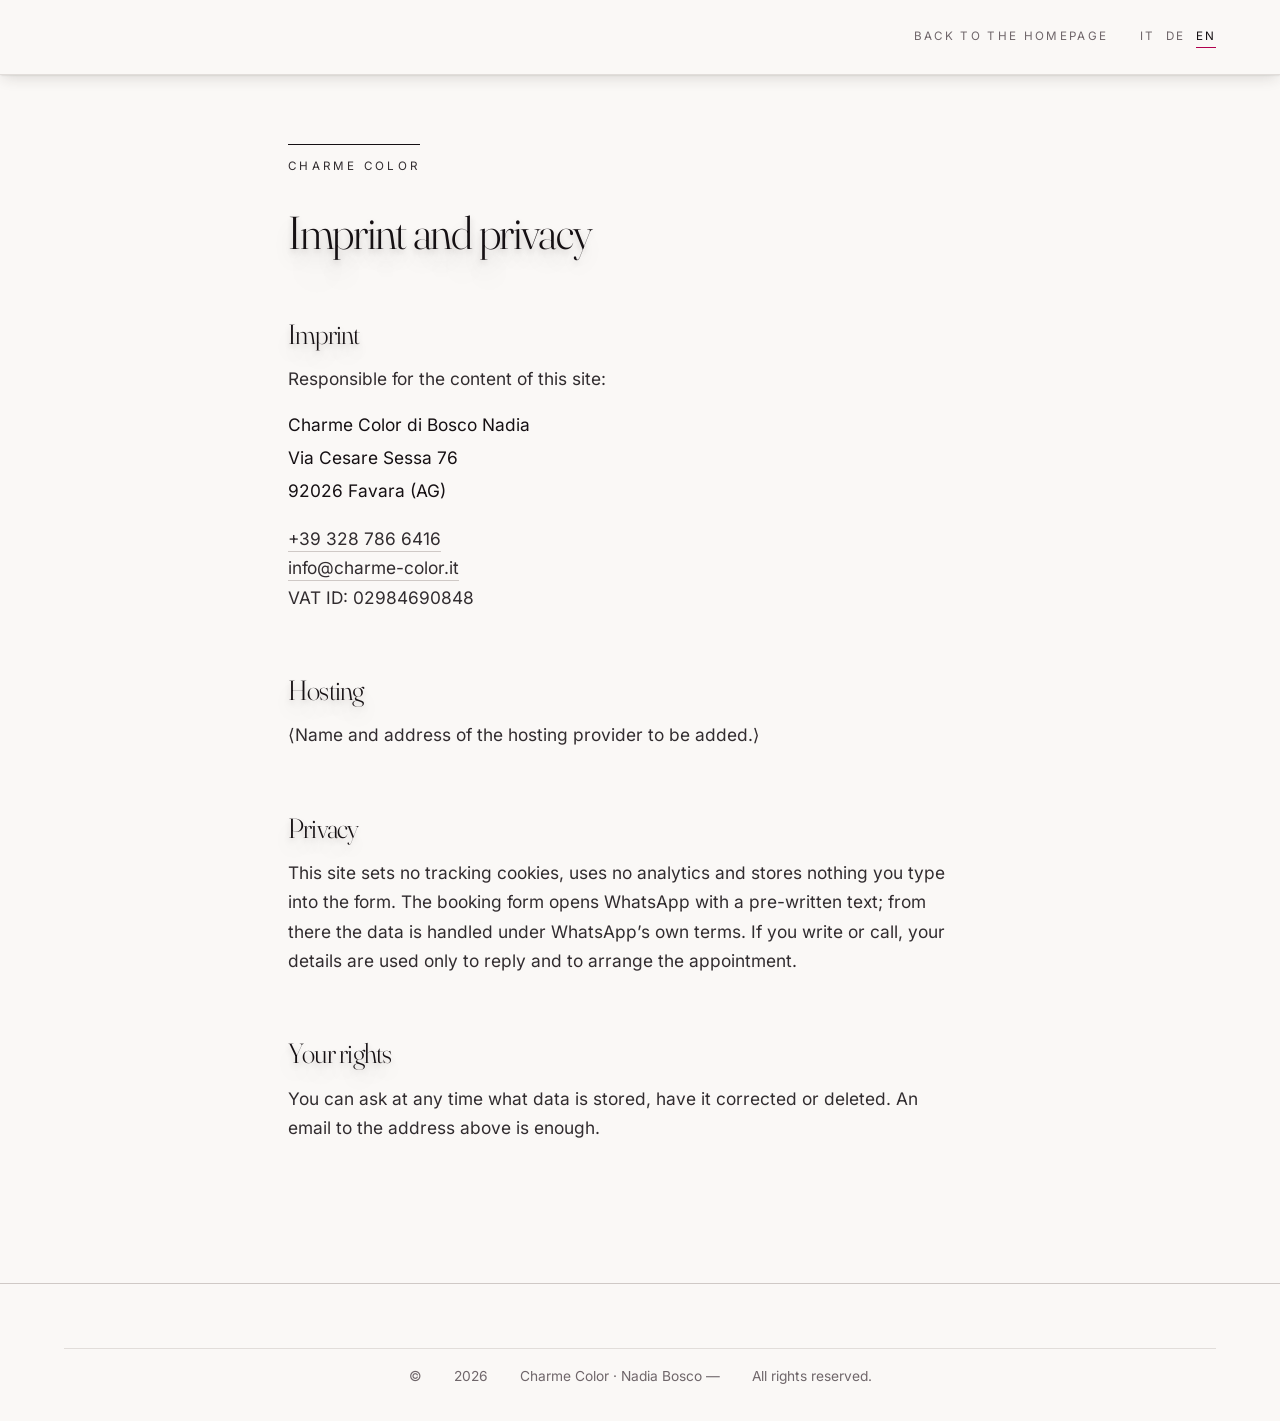
<file: legal.html>
<!DOCTYPE html>
<html lang="it">
<head>
<meta charset="utf-8">
<meta name="viewport" content="width=device-width, initial-scale=1">
<title>Note legali e privacy — Charme Color</title>
<meta name="description" content="Note legali e informativa privacy di Charme Color, Nadia Bosco.">
<meta name="robots" content="noindex, follow">
<meta name="theme-color" content="#141014">
<link rel="icon" href="assets/img/logo-300.png" type="image/png">
<link rel="preload" href="assets/fonts/fraunces-var.woff2" as="font" type="font/woff2" crossorigin>
<link rel="stylesheet" href="assets/css/fonts.css?v=202609051156">
<link rel="stylesheet" href="assets/css/schatten.css?v=202609051156">
<link rel="stylesheet" href="assets/css/style.css?v=202609051156">
</head>

<body data-title-key="legal.title">
<a class="skip" href="#main" data-i18n="skip">Vai al contenuto</a>

<header class="head is-solid" id="head">
  <a class="brand" href="index.html" aria-label="Charme Color — Nadia Bosco">
    <span class="brand__full">
      <picture>
        <source srcset="assets/img/logo-600.webp" type="image/webp">
        <img src="assets/img/logo-600.png" alt="Charme Color, Hair Stylist Nadia Bosco" width="600" height="400">
      </picture>
    </span>
  </a>
  <nav class="nav" aria-label="Menu">
    <a href="index.html" data-i18n="legal.back">Torna alla home</a>
  </nav>
  <div class="head__end">
    <div class="lang" role="group" aria-label="Lingua">
      <button type="button" data-lang="it" aria-label="Italiano">IT</button>
      <button type="button" data-lang="de" aria-label="Deutsch">DE</button>
      <button type="button" data-lang="en" aria-label="English">EN</button>
    </div>
  </div>
</header>

<main class="legal" id="main">
  <div class="legal__inner">
    <p class="kicker">Charme Color</p>
    <h1 data-i18n="legal.title">Note legali e privacy</h1>

    <h2 id="imprint" data-i18n="legal.imprintH">Note legali</h2>
    <p data-i18n="legal.imprintP">Titolare del trattamento e responsabile dei contenuti:</p>
    <address class="js-address"></address>
    <p>
      <a class="link js-tel" href="#"></a><br>
      <a class="link js-mail" href="#"></a><br>
      <span data-i18n="legal.vat">Partita IVA</span>: <span class="js-vat todo"></span>
    </p>

    <h2 data-i18n="legal.hostH">Hosting</h2>
    <p data-i18n="legal.hostP">⟨Nome e indirizzo del provider da inserire.⟩</p>

    <h2 id="privacy" data-i18n="legal.privacyH">Privacy</h2>
    <p data-i18n="legal.privacyP">Questo sito non usa cookie di profilazione, non ha strumenti di analisi e non salva i dati inseriti nel modulo.</p>

    <h2 data-i18n="legal.rightsH">I tuoi diritti</h2>
    <p data-i18n="legal.rightsP">Puoi chiedere in qualsiasi momento quali dati sono conservati, farli correggere o cancellare.</p>
  </div>
</main>

<footer class="foot">
  <p class="foot__bar micro" style="margin-top:0">© <span class="js-year"></span> Charme Color · Nadia Bosco — <span data-i18n="footer.rights">Tutti i diritti riservati.</span></p>
</footer>

<script src="assets/js/config.js?v=202609051156"></script>
<script src="assets/js/i18n.js?v=202609051156"></script>
<script src="assets/js/app.js?v=202609051156"></script>
</body>
</html>
</file>
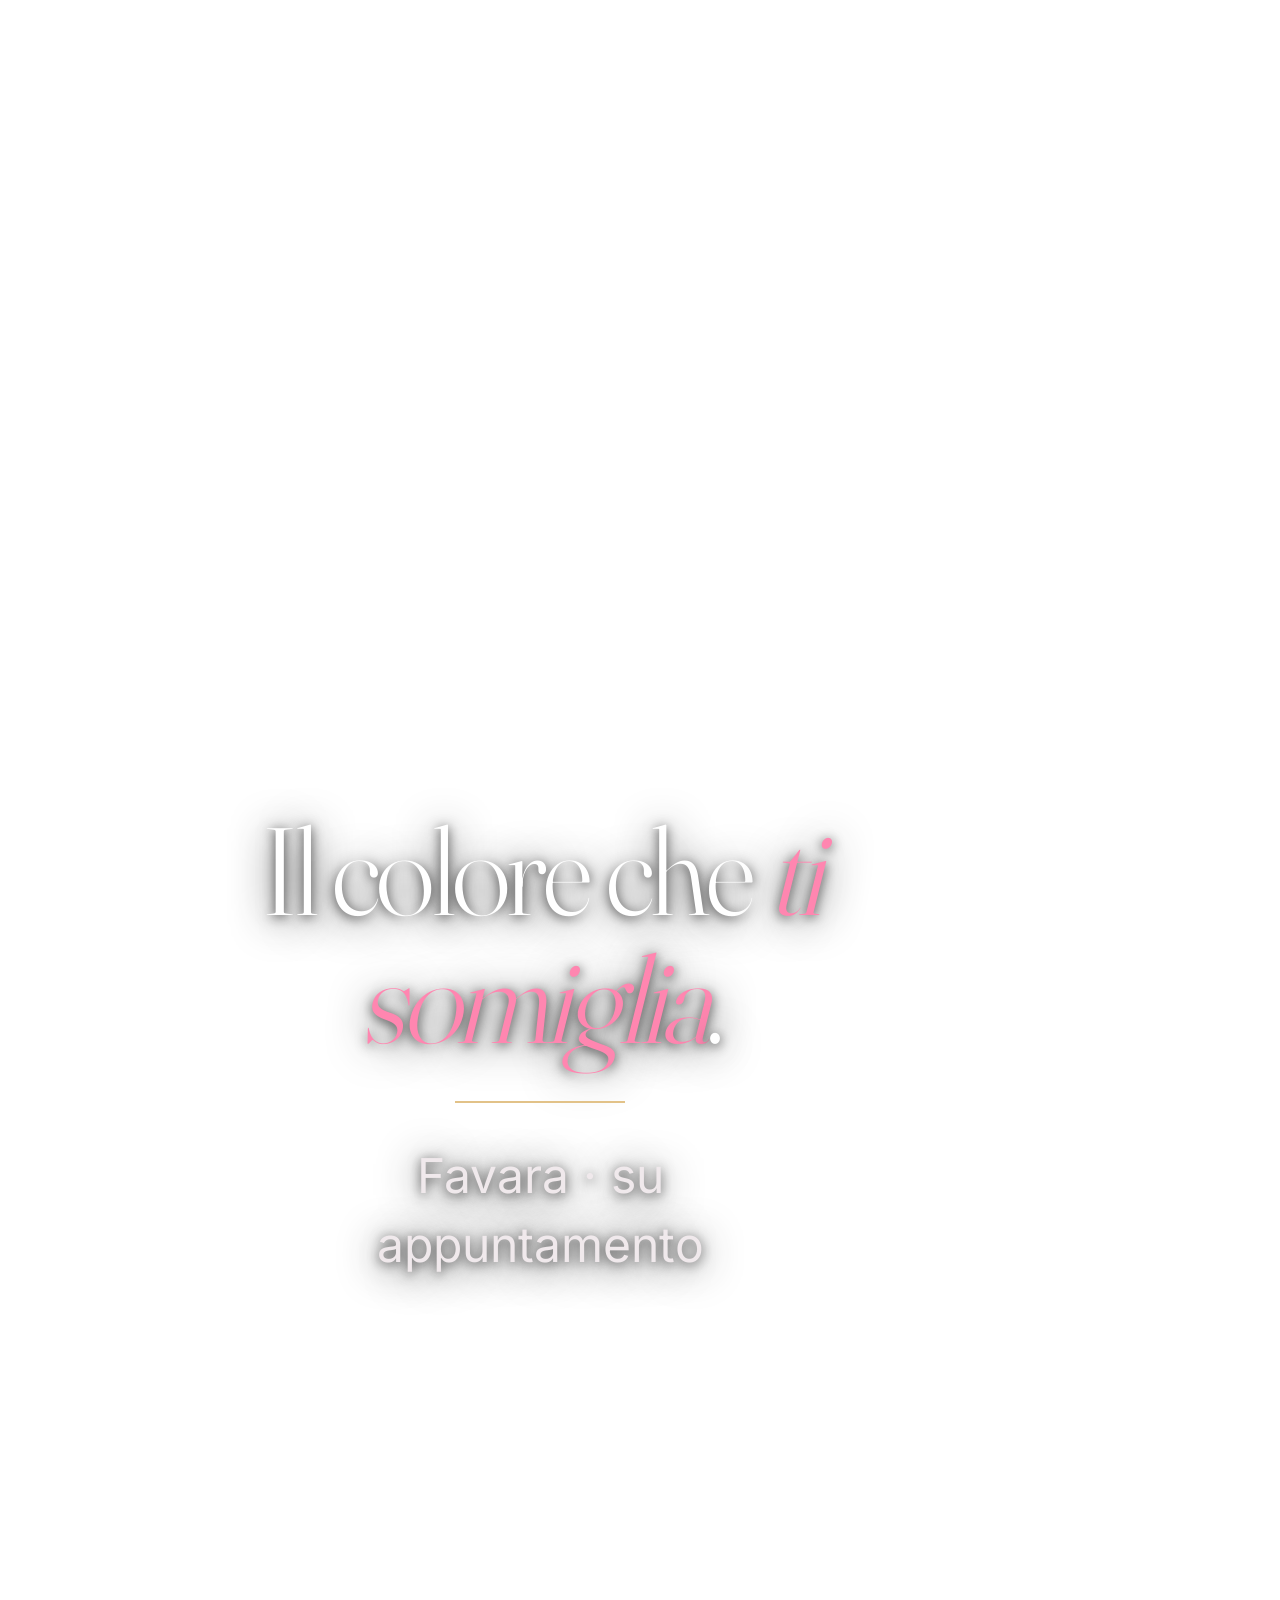
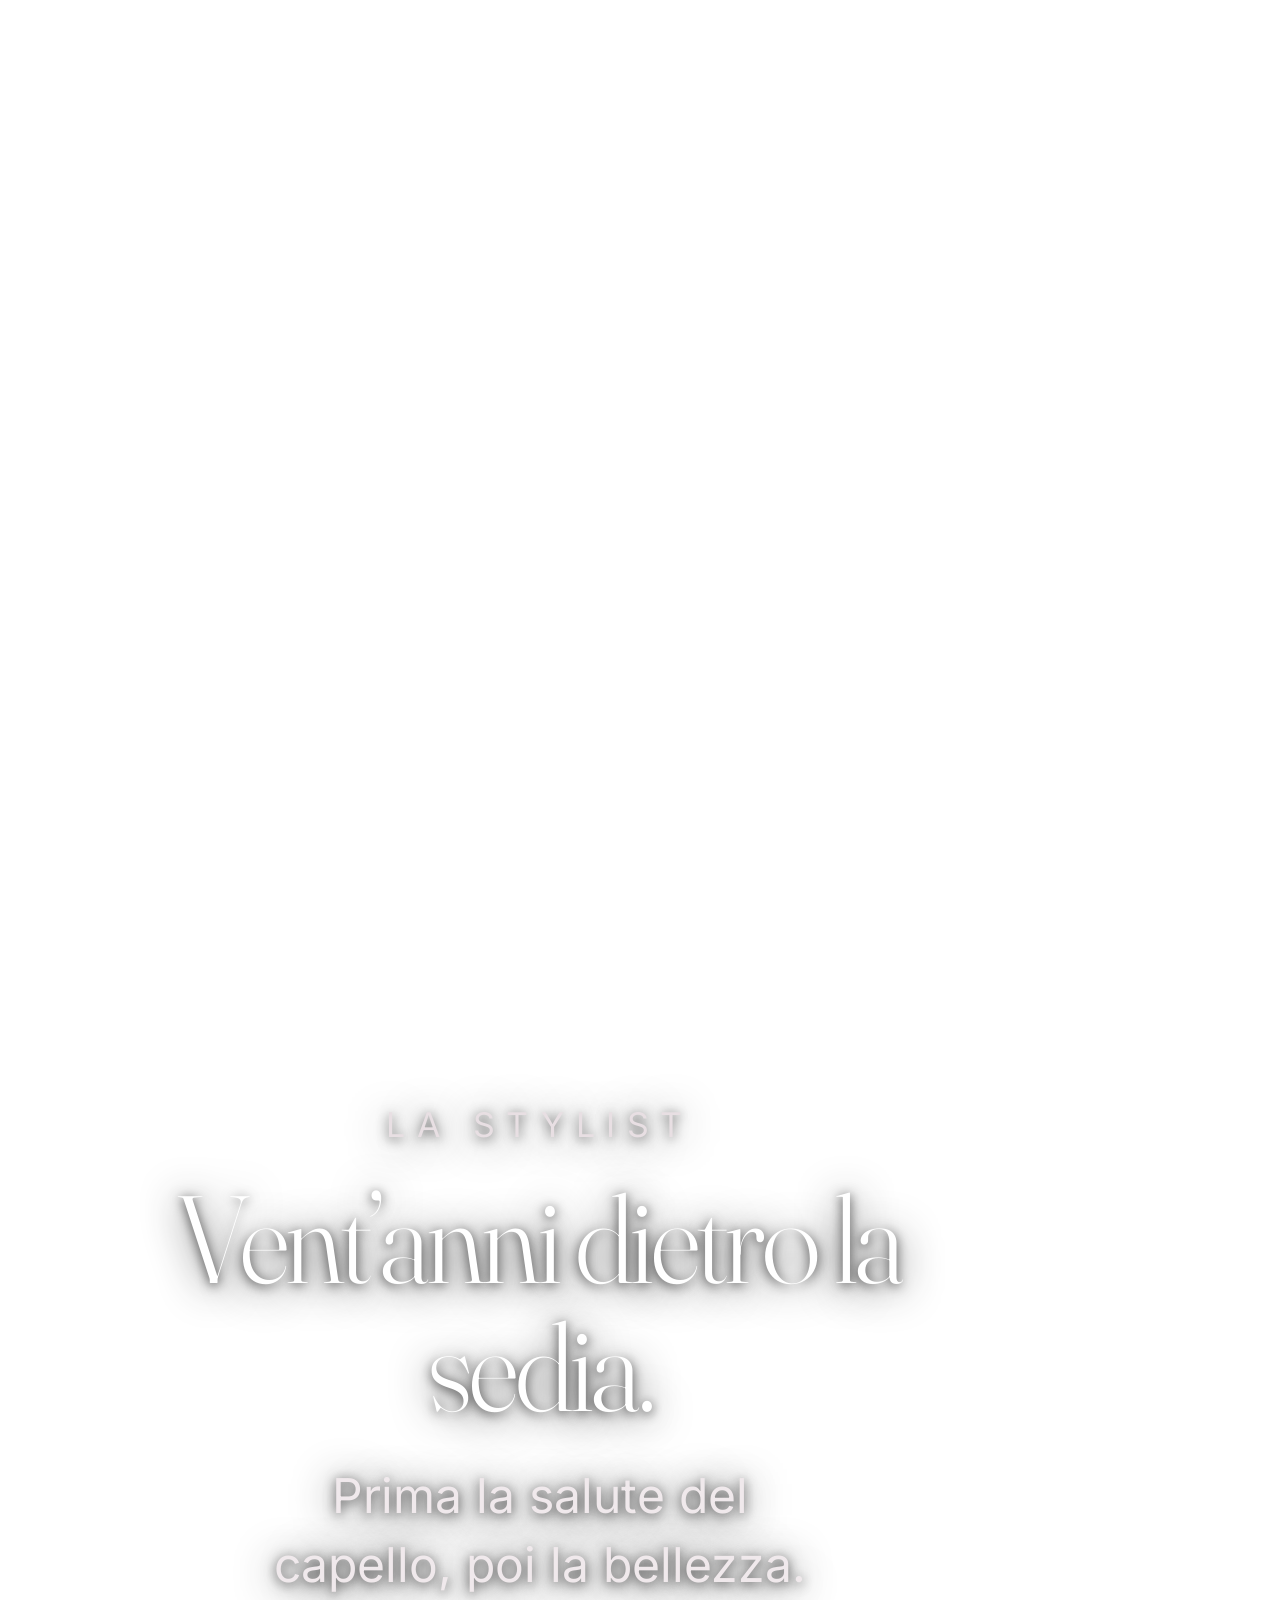
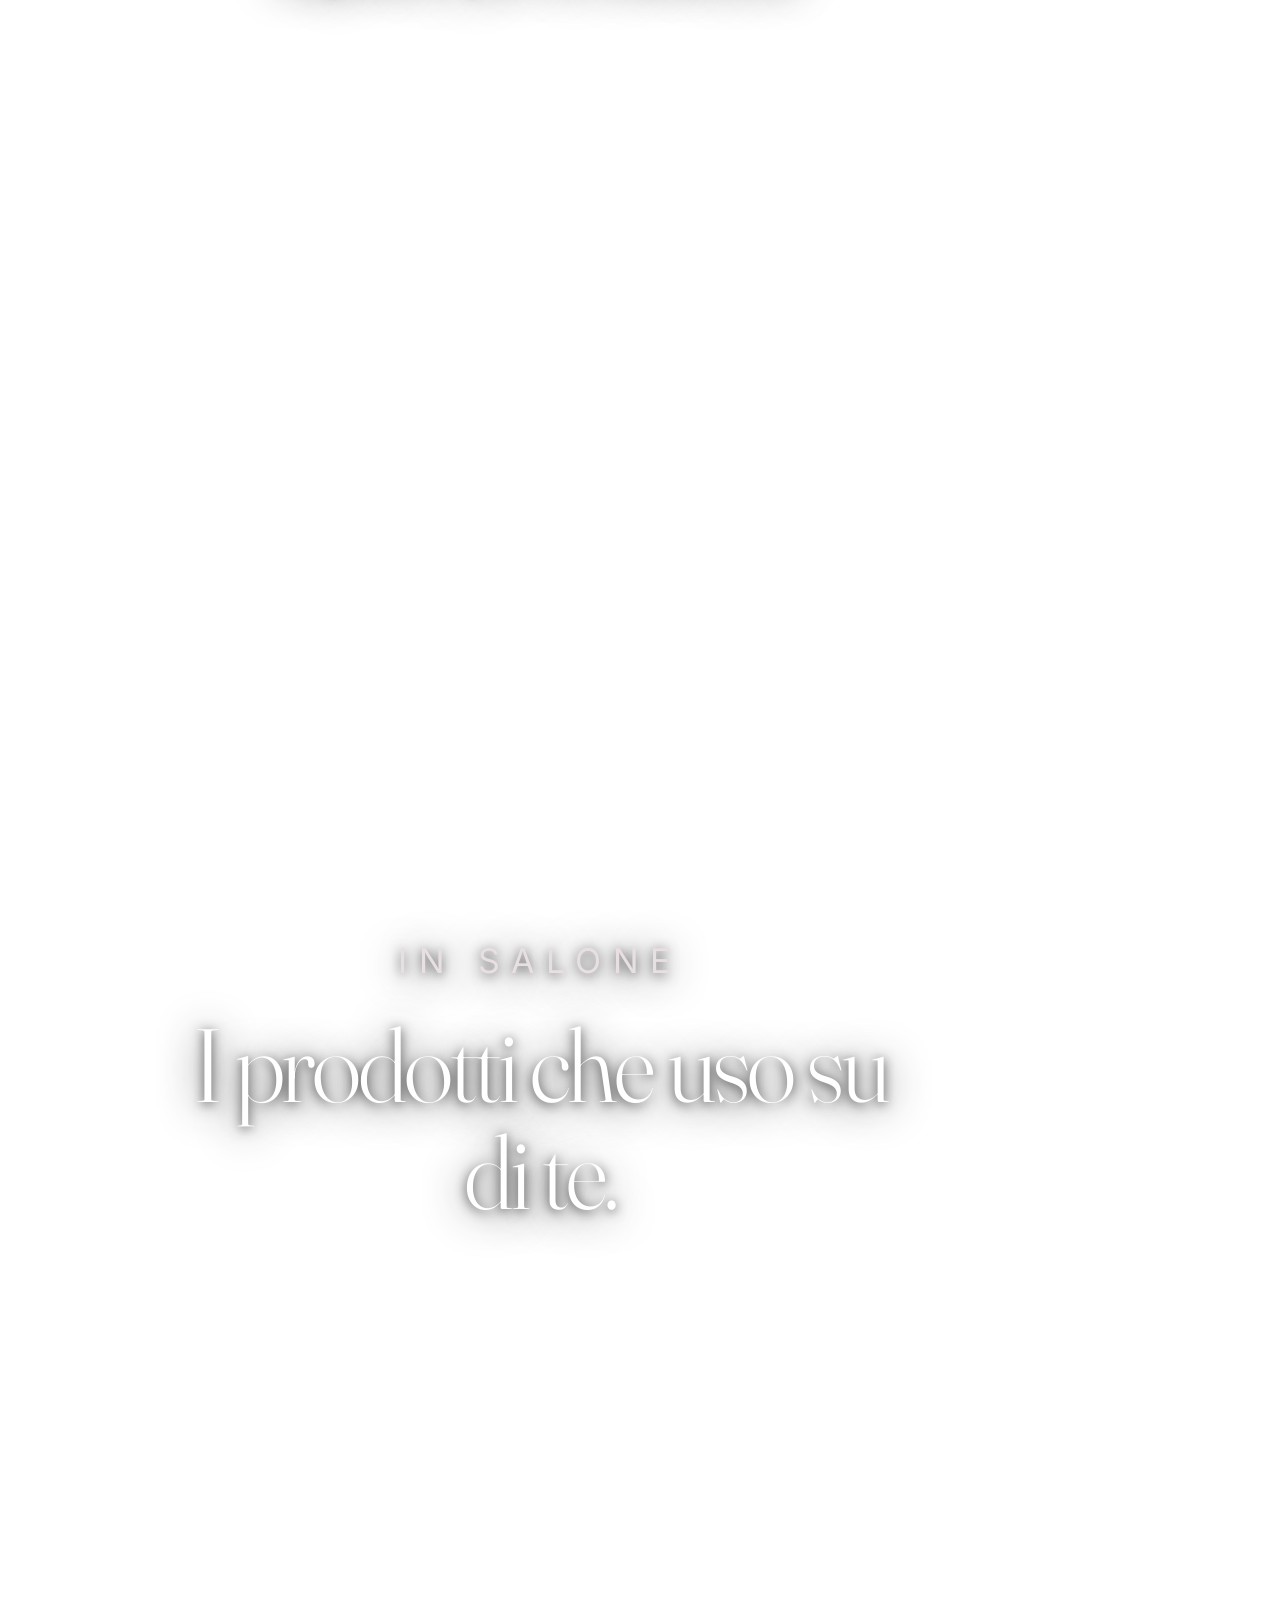
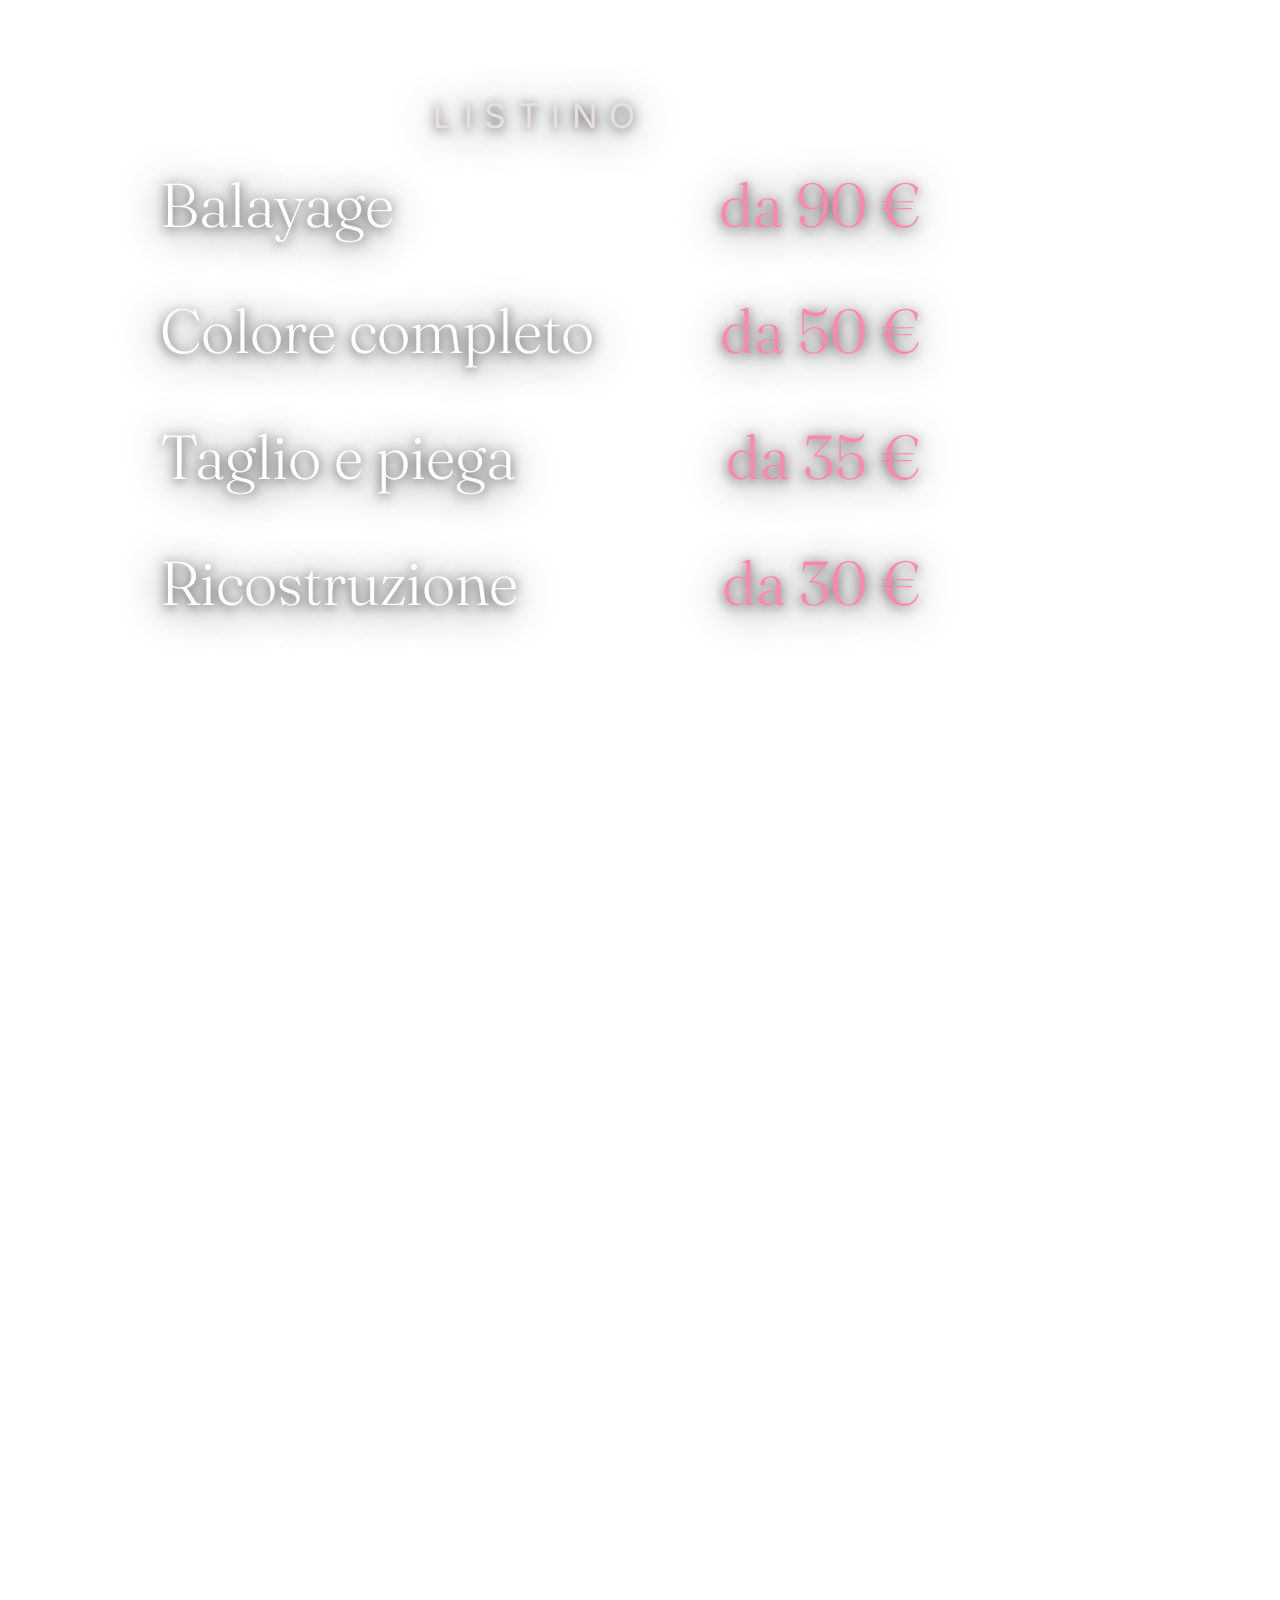
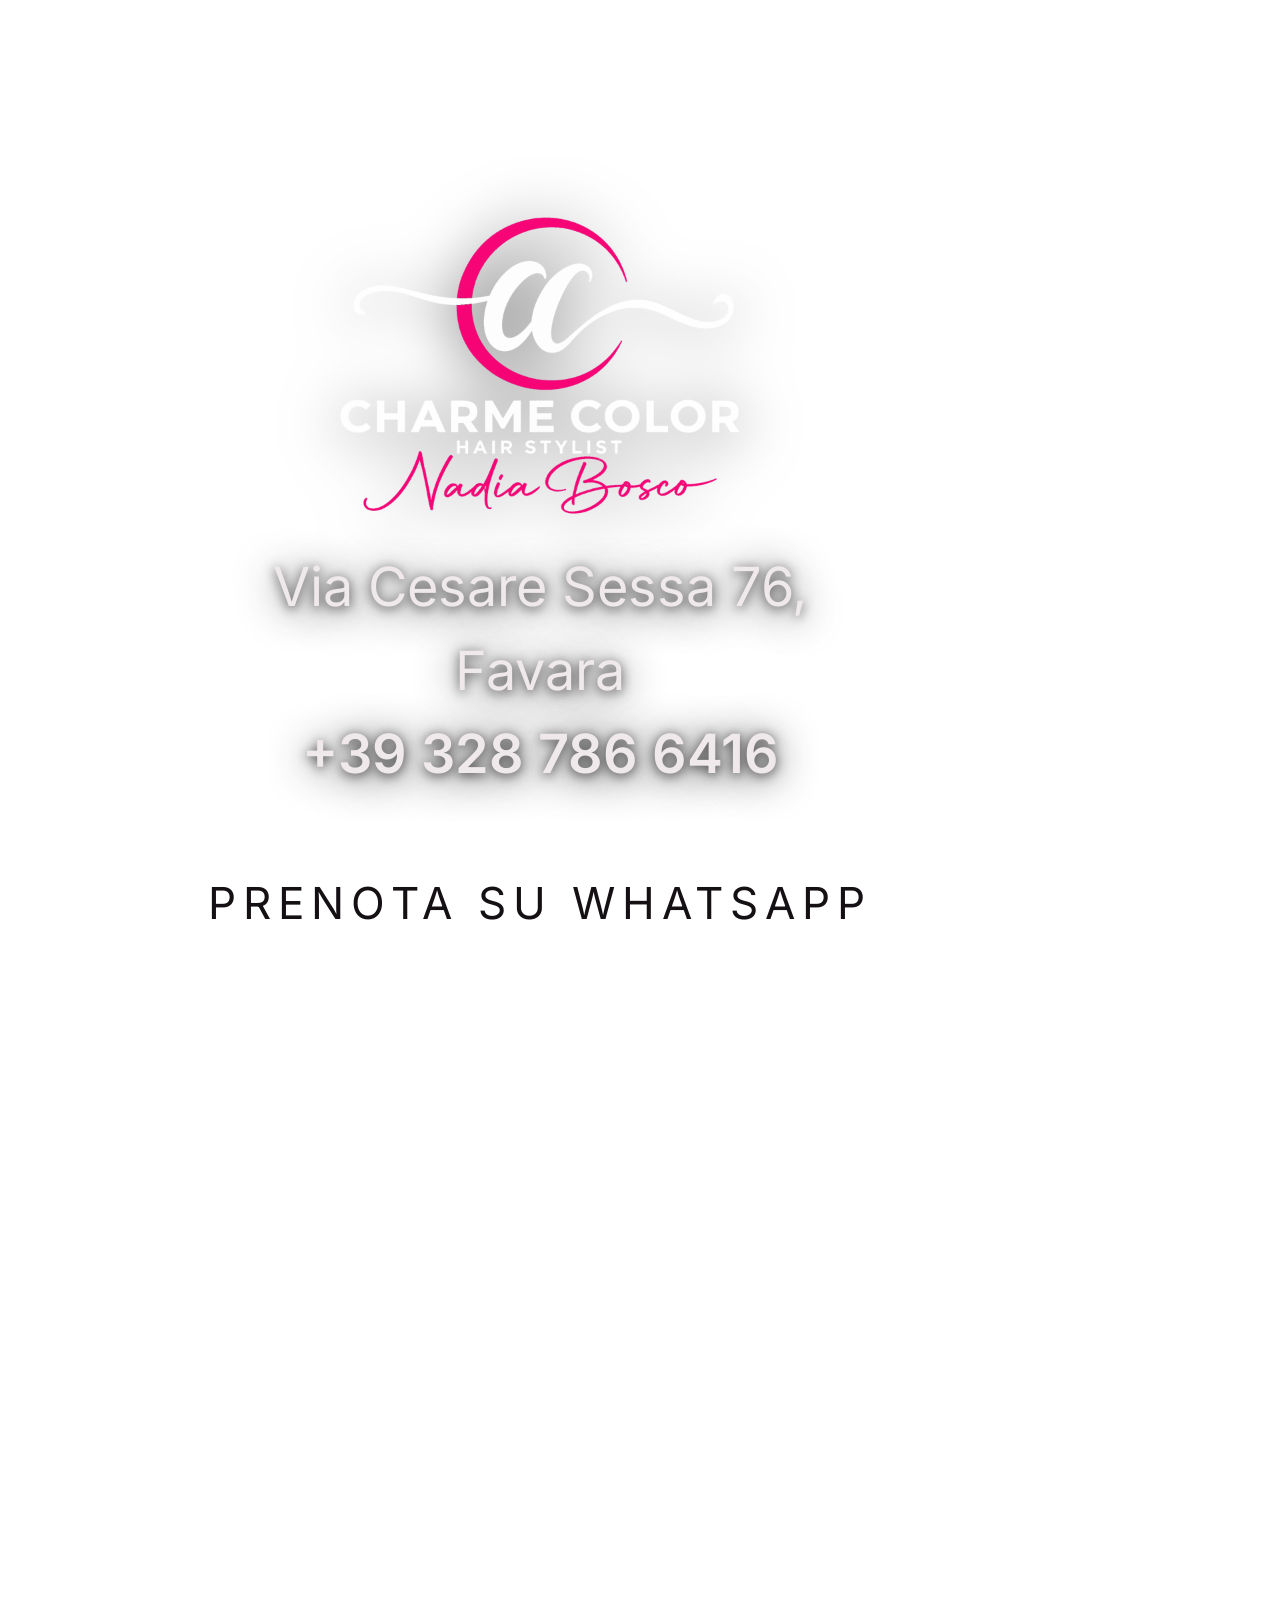
<file: tik2.html>
<!DOCTYPE html><html lang="it"><head><meta charset="utf-8">
<link rel="stylesheet" href="assets/css/fonts.css">
<style>
  *{margin:0;padding:0;box-sizing:border-box}
  body{width:1080px;height:1920px;overflow:hidden;font-family:'Inter',sans-serif;background:transparent}
  .lage{width:1080px;height:1920px;position:relative;display:flex;flex-direction:column;
        justify-content:flex-end;align-items:center;padding:0 90px 640px;text-align:center;gap:30px;
        color:#fff;text-shadow:0 4px 40px rgba(0,0,0,.85),0 2px 12px rgba(0,0,0,.7)}
  .oben{justify-content:flex-start;padding:300px 90px 0}
  .marke{font-size:34px;letter-spacing:.34em;text-transform:uppercase;color:#e8dfe3}
  h1{font-family:'Fraunces',serif;font-weight:300;font-variation-settings:'opsz' 144;
     font-size:124px;line-height:1.03;letter-spacing:-.03em;max-width:13ch}
  h1 em{font-style:italic;color:#ff86b0}
  .zeile{width:170px;height:2px;background:#e2c288;margin:8px auto}
  p{font-size:48px;line-height:1.45;max-width:19ch;color:#f0e9ec}
  .preise{display:flex;flex-direction:column;gap:30px;width:760px}
  .preis{display:flex;justify-content:space-between;align-items:baseline;
         border-bottom:1px solid rgba(255,255,255,.28);padding-bottom:18px}
  .preis span{font-family:'Fraunces',serif;font-weight:300;font-size:62px}
  .preis span:last-child{color:#ff86b0}
  .kontakt{font-size:54px;line-height:1.55}
  .kontakt b{font-weight:600}
  .wa{display:inline-block;margin-top:20px;padding:30px 64px;border-radius:999px;
      background:#fff;color:#141013;font-size:44px;letter-spacing:.16em;text-transform:uppercase;
      text-shadow:none}
  .logo{width:400px;filter:drop-shadow(0 6px 30px rgba(0,0,0,.6))}
</style></head><body>

<div class="lage" id="o1">
  <h1>Il colore che <em>ti somiglia</em>.</h1>
  <div class="zeile"></div>
  <p>Favara · su appuntamento</p>
</div>

<div class="lage" id="o2">
  <span class="marke">La stylist</span>
  <h1>Vent’anni dietro la sedia.</h1>
  <p>Prima la salute del capello, poi la bellezza.</p>
</div>

<div class="lage oben" id="o3">
  <span class="marke">In salone</span>
  <h1 style="font-size:104px">I prodotti che uso su di te.</h1>
</div>

<div class="lage" id="o4">
  <span class="marke">Listino</span>
  <div class="preise">
    <div class="preis"><span>Balayage</span><span>da 90 €</span></div>
    <div class="preis"><span>Colore completo</span><span>da 50 €</span></div>
    <div class="preis"><span>Taglio e piega</span><span>da 35 €</span></div>
    <div class="preis"><span>Ricostruzione</span><span>da 30 €</span></div>
  </div>
</div>

<div class="lage" id="o5">
  <img class="logo" src="assets/img/logo-light-600.png" alt="">
  <p class="kontakt">Via Cesare Sessa 76, Favara<br><b>+39 328 786 6416</b></p>
  <span class="wa">Prenota su WhatsApp</span>
</div>

</body></html>
</file>
<file: assets/css/fonts.css>
/* Selbst gehostete Schriften — keine Anfrage an Google, DSGVO-unkritisch.
   Fraunces (Display, variable Optical Size) und Inter (Text). */

@font-face{
  font-family:'Fraunces';
  font-style:normal;
  font-weight:100 900;
  font-display:swap;
  src:url(../fonts/fraunces-var.woff2) format('woff2');
  unicode-range:U+0000-00FF, U+0131, U+0152-0153, U+02BB-02BC, U+02C6, U+02DA, U+02DC,
    U+0304, U+0308, U+0329, U+2000-206F, U+20AC, U+2122, U+2191, U+2193, U+2212, U+2215, U+FEFF, U+FFFD;
}
@font-face{
  font-family:'Inter';
  font-style:normal;
  font-weight:100 900;
  font-display:swap;
  src:url(../fonts/inter-var-latin.woff2) format('woff2');
  unicode-range:U+0000-00FF, U+0131, U+0152-0153, U+02BB-02BC, U+02C6, U+02DA, U+02DC,
    U+0304, U+0308, U+0329, U+2000-206F, U+20AC, U+2122, U+2191, U+2193, U+2212, U+2215, U+FEFF, U+FFFD;
}
@font-face{
  font-family:'Inter';
  font-style:normal;
  font-weight:100 900;
  font-display:swap;
  src:url(../fonts/inter-var-latin-ext.woff2) format('woff2');
  unicode-range:U+0100-02BA, U+02BD-02C5, U+02C7-02CC, U+02CE-02D7, U+02DD-02FF, U+0304, U+0308,
    U+0329, U+1D00-1DBF, U+1E00-1E9F, U+1EF2-1EFF, U+2020, U+20A0-20AB, U+20AD-20C0, U+2113,
    U+2C60-2C7F, U+A720-A7FF;
}
</file>
<file: assets/css/schatten.css>
/* ============================================================
   SCHATTENEFFEKTE  ·  Höhen- und Schattensystem
   Lichtquelle: oben, leicht frontal → ausschließlich y-Versatz.
   Anpassen: nur die drei Werte unter "Projekt" ändern.
   ============================================================ */

:root{
  /* ---- Projekt ---- */
  /* Schattenfarbe als RGB-Tripel. Farbton des Hintergrunds
     übernehmen, Sättigung halbieren, Helligkeit stark absenken.
     warm/Sand: 40 30 22 · neutral: 28 26 24 · kühl/Blau: 24 28 38 */
  --sh: 45 38 31;   /* aus dem Papierton 250,248,246 abgeleitet: Ton behalten,
                       Sättigung angehoben, Helligkeit auf 15 % */
  --sh-kante: .07;   /* Deckkraft der Hairline */
  /* Auf diesem sehr hellen Papier trägt ein Schatten wenig — der Faktor
     gleicht das aus. Bei 1.05 wirkten die gerahmten Abzüge flach. */
  --sh-faktor: 1.6;

  /* ---- Höhenskala ---- */
  --e1: 0 1px 1px -0.5px rgb(var(--sh) / calc(.10 * var(--sh-faktor))),
        0 2px 6px  -1px   rgb(var(--sh) / calc(.07 * var(--sh-faktor)));
  --e2: 0 1px 2px -0.5px rgb(var(--sh) / calc(.12 * var(--sh-faktor))),
        0 6px 14px -3px   rgb(var(--sh) / calc(.10 * var(--sh-faktor)));
  --e3: 0 2px 3px -1px   rgb(var(--sh) / calc(.13 * var(--sh-faktor))),
        0 14px 28px -6px  rgb(var(--sh) / calc(.14 * var(--sh-faktor)));
  --e4: 0 3px 5px -1px   rgb(var(--sh) / calc(.14 * var(--sh-faktor))),
        0 28px 56px -12px rgb(var(--sh) / calc(.18 * var(--sh-faktor)));

  --kante: 0 0 0 1px rgb(var(--sh) / var(--sh-kante));

  /* ---- Schrift ---- */
  --t-auf:  0 1px 1px rgb(var(--sh) / .16);
  --t-hoch: 0 1px 1px rgb(var(--sh) / .18), 0 3px 10px rgb(var(--sh) / .14);

  --auf-ease: cubic-bezier(.16,1,.3,1);
}

/* Dark Mode: Tiefe über Flächenhelligkeit + Lichtkante, nicht über Schatten */
[data-mode="dark"]{
  --sh: 0 0 0;
  --sh-kante: .06;
  --e1: 0 1px 2px  rgb(0 0 0 / .40), inset 0 1px 0 rgb(255 255 255 / .05);
  --e2: 0 4px 10px rgb(0 0 0 / .45), inset 0 1px 0 rgb(255 255 255 / .07);
  --e3: 0 10px 24px rgb(0 0 0 / .50), inset 0 1px 0 rgb(255 255 255 / .09);
  --e4: 0 22px 48px rgb(0 0 0 / .55), inset 0 1px 0 rgb(255 255 255 / .11);
  --kante: 0 0 0 1px rgb(255 255 255 / var(--sh-kante));
  --t-auf:  0 1px 2px rgb(0 0 0 / .55);
  --t-hoch: 0 1px 2px rgb(0 0 0 / .55), 0 4px 14px rgb(0 0 0 / .40);
}

/* ---- Flächen ---- */
.auf-1{ box-shadow: var(--kante), var(--e1); }
.auf-2{ box-shadow: var(--kante), var(--e2); }
.auf-3{ box-shadow: var(--kante), var(--e3); }
.auf-4{ box-shadow: var(--kante), var(--e4); }
.auf-0{ box-shadow: var(--kante); }   /* innenliegend: nur Kante, keine Höhe */

/* ---- Zustände: genau eine Ebene hoch bzw. runter ---- */
.hebt{ transition: box-shadow .24s var(--auf-ease), transform .24s var(--auf-ease); }
.hebt:hover{ box-shadow: var(--kante), var(--e3); transform: translateY(-3px); }
.hebt:active{ box-shadow: var(--kante), var(--e1); transform: scale(.98); transition-duration:.12s; }
.hebt:focus-visible{ outline: 2px solid currentColor; outline-offset: 3px; }

@media (prefers-reduced-motion: reduce){
  .hebt:hover{ transform: none; }
  .hebt:active{ transform: none; }
}

/* ---- Freigestellte Motive (PNG mit Transparenz, SVG, Logo) ---- */
.frei{
  filter: drop-shadow(0 2px 2px rgb(var(--sh) / .16))
          drop-shadow(0 12px 20px rgb(var(--sh) / .18));
}
.frei-hoch{
  filter: drop-shadow(0 3px 3px rgb(var(--sh) / .18))
          drop-shadow(0 22px 36px rgb(var(--sh) / .20));
}

/* ---- Schrift ---- */
.t-auf{ text-shadow: var(--t-auf); }    /* Zwischenzeilen ab ~18px */
.t-hoch{ text-shadow: var(--t-hoch); }  /* Display ab ~28px */
/* Fließtext bekommt bewusst keine Klasse. */

/* ---- Sticky-Header: Höhe erst beim Scrollen ---- */
.auf-sticky{ box-shadow: none; transition: box-shadow .24s var(--auf-ease); }
.auf-sticky[data-gescrollt]{ box-shadow: var(--e2); }
</file>
<file: assets/css/style.css>
/* =========================================================================
   CHARME COLOR — Editorial Blanc
   -------------------------------------------------------------------------
   Haltung:      eine italienische Modestrecke. Ruhig, hell, teuer.
   Farbe:        Papierweiß trägt alles. Karmin ist der einzige Akzent und
                 erscheint sparsam — je seltener, desto stärker.
                 Eine einzige Tintenfläche im ganzen Verlauf, als Zäsur.
   Typografie:   Fraunces Light für alles Große (mit Kursiv als Betonung),
                 Inter für Fließtext. Kein Fettdruck in Versalien.
   Raum:         Großzügig bis zur Unbequemlichkeit. Weißraum ist hier
                 Gestaltung, keine Lücke.
   Kanten:       Haarlinien statt Kästen, keine Radien außer bei Knöpfen.
   Material:     Nichts glänzt, nichts wirft Schatten. Bilder liegen nicht
                 auf dem Papier — sie sind Teil davon.
   Nicht:        keine Schlagschatten, keine Rahmen, kein Korn, keine
                 Vignette, kein Laufband, keine Karten.
   ========================================================================= */

@layer tokens, base, layout, components, utilities;

/* ------------------------------- TOKENS -------------------------------- */
@layer tokens {
:root{
  /* Farbe — warmes Papier, kühle Tinte, ein Karmin */
  --paper:      oklch(98% 0.004 60);
  --paper-2:    oklch(95.4% 0.008 55);
  --paper-3:    oklch(92.6% 0.012 50);
  --ink:        oklch(18% 0.012 340);
  --ink-soft:   oklch(30% 0.010 340);
  --mute:       oklch(52% 0.012 350);
  --line:       oklch(84% 0.008 50);
  --line-soft:  oklch(90% 0.006 50);
  --accent:     oklch(48% 0.204 5);     /* tiefes Karmin, AA-tauglich */
  --gold:       oklch(68% 0.125 80);    /* Messing — nur als Rahmenlinie */
  --gold-soft:  oklch(70% 0.115 80 / .85);
  --accent-hi:  oklch(62% 0.215 5);     /* für dunkle Flächen */

  /* Typografie */
  --display: 'Fraunces', Georgia, 'Times New Roman', serif;
  --sans: 'Inter', system-ui, -apple-system, 'Segoe UI', sans-serif;

  --s--2: clamp(.69rem, .68rem + .06vw, .74rem);
  --s--1: clamp(.8rem, .78rem + .1vw, .87rem);
  --s-0:  clamp(1rem, .97rem + .14vw, 1.08rem);
  --s-1:  clamp(1.2rem, 1.14rem + .28vw, 1.4rem);
  --s-2:  clamp(1.44rem, 1.33rem + .5vw, 1.82rem);
  --s-3:  clamp(1.73rem, 1.54rem + .86vw, 2.37rem);
  --s-4:  clamp(2.07rem, 1.76rem + 1.4vw, 3.08rem);
  --s-5:  clamp(2.49rem, 1.99rem + 2.2vw, 4rem);
  --s-6:  clamp(2.98rem, 2.16rem + 3.7vw, 5.2rem);

  /* Raum — Grundmaß 4px, aber die Sektionen atmen weit */
  --sp-1:.25rem; --sp-2:.5rem; --sp-3:.75rem; --sp-4:1rem;
  --sp-6:1.5rem; --sp-8:2rem; --sp-12:3rem; --sp-16:4rem;
  --sp-sec: clamp(5.5rem, 11vw, 11rem);
  --gutter: clamp(1.25rem, 5vw, 4rem);
  --container: 80rem;
  --measure: 60ch;

  /* Schrift, die über dem Papier schwebt.
     Wichtig: keine harten Lagen ohne Weichzeichnung. Sie erzeugen eine
     versetzte Zweitschrift, die an den Unterkanten sichtbar abbricht —
     bei einer dünnen Kursiven sieht das aus wie ein Druckfehler.
     Stattdessen drei weiche Lagen mit wachsendem Abstand: nah und
     kräftig, mittel, weit und blass. Das ist der Abstand zum Grund. */
  --lift-lg:
      0 3px 6px oklch(25% .02 30 / .17),
      0 12px 20px oklch(25% .02 30 / .15),
      0 30px 48px oklch(22% .02 30 / .12);
  --lift-sm:
      0 2px 4px oklch(25% .02 30 / .15),
      0 8px 14px oklch(25% .02 30 / .12),
      0 20px 32px oklch(22% .02 30 / .10);
  --lift-dark:
      0 3px 8px oklch(4% .02 340 / .55),
      0 14px 26px oklch(4% .02 340 / .45),
      0 34px 54px oklch(4% .02 340 / .35);
  --lift-accent:
      0 3px 7px oklch(40% .15 5 / .26),
      0 12px 22px oklch(38% .13 5 / .2),
      0 30px 46px oklch(34% .1 5 / .15);

  /* Motion — knapp und ohne Schwung; alles Weitere wäre laut */
  --d-ui:180ms; --d-move:280ms; --d-reveal:900ms;
  --ease: cubic-bezier(.22,1,.36,1);
}
@media (prefers-reduced-motion: reduce){
  :root{ --d-ui:1ms; --d-move:1ms; --d-reveal:1ms }
}
}

/* -------------------------------- BASE --------------------------------- */
@layer base {
*,*::before,*::after{ box-sizing:border-box }
*{ margin:0 }
html{ -webkit-text-size-adjust:100%; scroll-behavior:smooth; scroll-padding-top:6rem }
@media (prefers-reduced-motion: reduce){ html{ scroll-behavior:auto } }

body{
  background:var(--paper); color:var(--ink);
  font-family:var(--sans); font-size:var(--s-0); line-height:1.7;
  -webkit-font-smoothing:antialiased; overflow-x:hidden;
}
body:lang(de){ hyphens:auto }

h1,h2,h3{
  font-family:var(--display); font-weight:300;
  font-variation-settings:'opsz' 144, 'SOFT' 0, 'WONK' 0;
  line-height:1.02; letter-spacing:-.028em; text-wrap:balance;
}
h1{ font-size:var(--s-6); text-shadow:var(--lift-lg) }   /* Display: Doppelschatten */
h2{ font-size:var(--s-5); text-shadow:var(--lift-lg) }
h3{ font-size:var(--s-2); line-height:1.15; letter-spacing:-.018em;
    font-variation-settings:'opsz' 60; text-shadow:var(--lift-sm) }
em{ font-style:italic; color:var(--accent); text-shadow:var(--lift-accent) }

p{ text-wrap:pretty }
img{ max-width:100%; height:auto; display:block }
picture{ display:block }   /* sonst kollabiert es in Flex-Layouts auf Breite 0 */
a{ color:inherit }
ul,ol{ list-style:none; padding:0 }

:focus-visible{ outline:2px solid var(--accent); outline-offset:4px }
::selection{ background:var(--accent); color:var(--paper) }
}

/* ------------------------------- LAYOUT -------------------------------- */
@layer layout {
.sec{ padding-block:var(--sp-sec); padding-inline:var(--gutter) }
.sec > *{ max-width:var(--container); margin-inline:auto }
.sec--tight{ padding-block:clamp(3.5rem,7vw,6rem) }
.sec--soft{ background:var(--paper-2) }

/* Die einzige dunkle Fläche der Seite — sie markiert die Mitte. */
/* Messinglinie an beiden Kanten: macht den Wechsel ins Dunkle als
   Absicht lesbar statt als abgeschnittene Fläche. */
.sec--ink{ border-block:1px solid oklch(70% .1 80 / .5) }
.sec--ink{ background:var(--ink); color:var(--paper); position:relative; overflow:hidden }
/* Der Schnitt ins Dunkle: eine Papierfläche zieht beim Hereinscrollen
   nach oben weg, statt dass die Farbe einfach umspringt. */
.cut{
  position:absolute; inset:0; z-index:2; background:var(--paper);
  transform-origin:50% 100%; pointer-events:none;
}
.sec--ink > *{ position:relative; z-index:1 }
.sec--ink h2, .sec--ink h3{ color:var(--paper); text-shadow:var(--lift-dark) }
.sec--ink em{ text-shadow:var(--lift-dark) }
.sec--ink em{ color:var(--accent-hi) }
.sec--ink .lead, .sec--ink p{ color:oklch(82% .01 50) }

.sec__head{ max-width:var(--container); margin-bottom:clamp(3rem,6vw,5rem) }
.sec__head h2{ max-width:20ch }
.lead{ max-width:46ch; font-size:var(--s-1); color:var(--mute); margin-top:var(--sp-6);
       line-height:1.65 }

/* Kicker: gesperrte Kapitälchen, immer über einer Haarlinie */
.kicker{
  font-size:var(--s--2); letter-spacing:.28em; text-transform:uppercase;
  color:var(--mute); padding-top:var(--sp-3); border-top:1px solid var(--ink);
  display:inline-block; margin-bottom:var(--sp-8);
}
.sec--ink .kicker{ border-color:var(--paper); color:oklch(78% .01 50) }
.micro{ font-size:var(--s--1); color:var(--mute) }
/* Kapitelziffer im Kicker — dieselbe Zahl wie in der Anzeige unten links.
   Sie macht aus den Sektionen Kapitel und verbindet die Seite mit dem
   Gästebuch, das ebenfalls ein Buch ist. */
.kicker__n{
  font-family:var(--display); font-weight:300; font-size:1.15em;
  letter-spacing:0; color:var(--gold); margin-right:.7em;
  font-variation-settings:'opsz' 40;
}
.sec--ink .kicker__n{ color:oklch(76% .1 80) }
}

/* ----------------------------- KOMPONENTEN ----------------------------- */
@layer components {

.skip{
  position:fixed; top:.5rem; left:.5rem; z-index:300;
  background:var(--ink); color:var(--paper); padding:.6rem 1rem;
  transform:translateY(-200%);
}
.skip:focus-visible{ transform:none }

/* --- Kopfzeile: eine Haarlinie, sonst nichts --- */
.head{
  position:fixed; inset-inline:0; top:0; z-index:100;
  display:flex; align-items:center; gap:var(--sp-8);
  padding:1.1rem var(--gutter);
  /* Die Zeile liegt über dem Studio-Foto: leicht durchscheinend, damit
     das Bild darunter erkennbar bleibt und die Schrift trotzdem steht.
     Nach dem Scrollen wird sie dichter und bekommt eine Haarlinie. */
  background:oklch(98% .004 60 / .58);
  backdrop-filter:blur(16px) saturate(1.2);
  -webkit-backdrop-filter:blur(16px) saturate(1.2);
  transition:background var(--d-move) var(--ease), padding var(--d-move) var(--ease),
             box-shadow var(--d-move) var(--ease);
}
.head.is-solid{
  background:oklch(98% .004 60 / .93);
  box-shadow:0 1px 0 var(--line-soft), var(--e2); padding-block:.7rem;
}
/* Ohne Unterstützung für den Weichzeichner reicht mehr Deckkraft */
@supports not ((backdrop-filter: blur(1px)) or (-webkit-backdrop-filter: blur(1px))){
  .head{ background:oklch(98% .004 60 / .9) }
}
/* --- Marke in der Kopfzeile -------------------------------------------
   Oben auf der Seite steht die volle Marke — dort ist Platz, und die
   Wortmarke ist lesbar. Sobald die Kopfzeile schrumpft, wechselt sie zum
   Zeichen mit gesetztem Namen: ein 40 Pixel hohes Vollogo wäre Matsch.
   Beide Fassungen liegen übereinander und werden überblendet. */
.brand{
  flex:none; line-height:0; display:grid; align-items:center;
  height:clamp(38px,4.6vw,52px);
}
/* Beide Fassungen liegen in derselben Rasterzelle: So bestimmt die
   breitere von beiden den Platzbedarf, nichts überlappt die Navigation
   und nichts ragt aus der Kopfzeile. */
.brand__full, .brand__short{
  grid-area:1 / 1; display:flex; align-items:center; gap:.7rem;
  transform-origin:left center; white-space:nowrap;
}
.brand picture{ flex:none; line-height:0 }
.brand img{ max-width:none; width:auto }
.brand__full img{ height:clamp(38px,4.6vw,52px) }
.brand__short img{ height:clamp(26px,2.6vw,30px) }
.brand__word{
  font-family:var(--display); font-weight:300; font-size:var(--s-0);
  letter-spacing:.14em; text-transform:uppercase; color:var(--ink);
  line-height:1; padding-top:.1em;
}
/* Ausgangslage: volle Marke sichtbar, Kurzfassung wartet daneben */
.brand__short{ opacity:0; transform:translateX(-6px) }
.js .brand__full, .js .brand__short{
  transition:opacity 420ms var(--ease), transform 520ms var(--ease);
}
/* Über dem Hero trägt der Briefkopf die Marke — die Kopfzeile bleibt leer
   und meldet sich erst, wenn der Hero weggescrollt ist. */
/* Über dem Hero ist die Marke unsichtbar — dann darf sie auch keinen
   Tastaturfokus bekommen, sonst springt der Fokus ins Nichts.
   visibility (nicht nur opacity) nimmt sie aus der Fokusreihenfolge. */
/* Die Marke steht dauerhaft in der Kopfzeile — sie ist jetzt der einzige
   Ort, an dem das Logo auf der Seite erscheint (neben der Wand im Foto). */
.brand{
  opacity:1; visibility:visible;
  transition:opacity 420ms var(--ease), visibility 0s;
}
.brand__full{ opacity:0 }              /* die volle Fassung trägt der Hero */
.brand__short{ opacity:1; transform:none }
@media (prefers-reduced-motion: reduce){
  .js .brand__full, .js .brand__short{ transition:opacity 1ms }
}
@media (max-width:34rem){ .brand__word{ display:none } }
/* Der Lichtschein beim Auftritt — wird nach dem Durchlauf entfernt */
.brand__full{ overflow:hidden }
.brand__sheen{
  position:absolute; inset:0; pointer-events:none;
  background:linear-gradient(100deg, transparent 38%, oklch(100% 0 0 / .55) 50%, transparent 62%);
  mix-blend-mode:overlay;
}

.nav{ display:flex; gap:clamp(1.2rem,2.4vw,2.4rem); margin-inline-start:auto }
.nav a{
  text-decoration:none; font-size:var(--s--2); letter-spacing:.2em;
  text-transform:uppercase; color:var(--mute); padding-block:.3rem;
  transition:color var(--d-ui) var(--ease);
}
.nav a:hover{ color:var(--ink) }

.head__end{ display:flex; align-items:center; gap:var(--sp-6) }
.lang{ display:flex; gap:.7rem; font-size:var(--s--2); letter-spacing:.16em }
.lang button{
  font:inherit; font-size:var(--s--2); letter-spacing:.16em; background:none;
  border:0; padding:0; cursor:pointer; color:var(--mute);
  border-bottom:1px solid transparent; transition:color var(--d-ui), border-color var(--d-ui);
}
.lang button[aria-pressed="true"]{ color:var(--ink); border-bottom-color:var(--accent) }
.lang button:hover{ color:var(--ink) }

.burger{ display:none; width:44px; height:44px; border:0; background:none; cursor:pointer; padding:12px }
.burger span{ display:block; height:1px; background:var(--ink); transition:transform var(--d-move) var(--ease) }
.burger span + span{ margin-top:7px }
.burger[aria-expanded="true"] span:first-child{ transform:translateY(4px) rotate(45deg) }
.burger[aria-expanded="true"] span:last-child{ transform:translateY(-4px) rotate(-45deg) }

.menu{
  position:fixed; inset:0; z-index:90; background:var(--paper);
  display:flex; flex-direction:column; justify-content:center; gap:var(--sp-12);
  padding:6rem var(--gutter) 3rem;
}
.menu nav{ display:flex; flex-direction:column; gap:var(--sp-4) }
.menu nav a{
  font-family:var(--display); font-weight:300; font-size:var(--s-4);
  text-decoration:none; letter-spacing:-.02em;
}
.menu nav a:hover{ color:var(--accent) }
.menu .lang{ gap:1.5rem; font-size:var(--s-0) }

/* --- Knöpfe: der einzige Ort mit Radius --- */
.btn{
  display:inline-flex; align-items:center; justify-content:center;
  min-height:52px; padding:.9rem 2rem;
  font-size:var(--s--1); letter-spacing:.14em; text-transform:uppercase;
  text-decoration:none; border:1px solid var(--ink); border-radius:99px;
  cursor:pointer; background:none; color:var(--ink);
  box-shadow:var(--e2);
  transition:background var(--d-ui) var(--ease), color var(--d-ui) var(--ease),
             border-color var(--d-ui) var(--ease),
             box-shadow 240ms var(--ease), transform 240ms var(--ease);
}
/* Hover eine Ebene höher mit kleiner Bewegung, gedrückt eine Ebene tiefer —
   das ist der Unterschied zwischen „reagiert" und „fühlt sich echt an". */
.btn:hover{ box-shadow:var(--e3); transform:translateY(-2px) }
.btn:active{ box-shadow:var(--e1); transform:scale(.985); transition-duration:120ms }
@media (prefers-reduced-motion: reduce){
  .btn:hover, .btn:active{ transform:none }
}
.btn--fill{ background:var(--ink); color:var(--paper); --sh: 22 16 20 }
.btn--fill:hover{ background:var(--accent); border-color:var(--accent) }
.btn--line:hover{ background:var(--ink); color:var(--paper) }
.btn--sm{ min-height:44px; padding:.6rem 1.2rem; font-size:var(--s--2) }
.sec--ink .btn{ border-color:var(--paper); color:var(--paper) }
.sec--ink .btn--fill{ background:var(--paper); color:var(--ink) }
.sec--ink .btn--fill:hover{ background:var(--accent-hi); border-color:var(--accent-hi); color:var(--ink) }

/* --- Tippziele -------------------------------------------------------
   Auf dem Handy muss jedes Bedienelement mindestens 44 px hoch treffbar
   sein. Statt alles größer zu setzen (was die Gestaltung zerstören
   würde), vergrößert ein unsichtbares Pseudoelement den Trefferbereich.
   Gemessen waren zuvor 17–30 px bei Textlinks und Sprachwahl. */
@media (pointer:coarse){
  .lang button, .foot a, .link, .plate figcaption a, .book3d__arrow{
    position:relative;
  }
  .lang button::after, .foot a::after, .link::after{
    content:''; position:absolute; left:0; right:0;
    top:50%; height:44px; transform:translateY(-50%);
    min-width:44px;
  }
  .lang{ gap:1.4rem }
  .foot a{ padding-block:.55rem }
}

/* Textlink mit Unterstrich, der beim Überfahren durchläuft */
.link{
  text-decoration:none; padding-bottom:2px;
  background-image:linear-gradient(var(--accent),var(--accent));
  background-repeat:no-repeat; background-size:0% 1px; background-position:0 100%;
  border-bottom:1px solid var(--line);
  transition:background-size var(--d-move) var(--ease), color var(--d-ui) var(--ease);
}
.link:hover{ background-size:100% 1px; color:var(--accent) }
.sec--ink .link{ border-bottom-color:oklch(100% 0 0 / .3) }

/* --- Zeitstrahl: eine Haarlinie, die den Verlauf zeigt --- */
.progress{
  position:fixed; inset-inline:0; top:0; z-index:110; height:2px;
  pointer-events:none;
}
.progress__bar{
  display:block; height:100%; width:100%; background:var(--accent);
  transform:scaleX(0); transform-origin:0 50%;
}

/* --- Kapitelanzeige: wo bin ich gerade. Unten links, klein, ruhig. --- */
/* Bei flachen Fenstern überlagert die Anzeige den Inhalt — dann lieber weg. */
@media (max-height:44rem){ .chapter{ display:none !important } }
.chapter.is-weg{ opacity:0; pointer-events:none; transition:opacity .4s var(--ease) }
.chapter{
  position:fixed; left:var(--gutter); bottom:1.6rem; z-index:95;
  display:flex; align-items:baseline; gap:.7rem; pointer-events:none;
  font-size:var(--s--2); letter-spacing:.24em; text-transform:uppercase;
  color:var(--mute); mix-blend-mode:difference; filter:invert(1);
}
.chapter__n{
  font-family:var(--display); font-weight:300; font-size:var(--s-0);
  letter-spacing:0; color:var(--gold);
}
.chapter__t{ display:block }
@media (max-width:56rem){ /* Bei flachen Fenstern überlagert die Anzeige den Inhalt — dann lieber weg. */
@media (max-height:44rem){ .chapter{ display:none !important } }
.chapter.is-weg{ opacity:0; pointer-events:none; transition:opacity .4s var(--ease) }
.chapter{ display:none } }

/* --- Hero: die Überschrift bekommt die halbe Seite --- */
.hero{
  padding:clamp(1rem,3vw,2.5rem) var(--gutter) clamp(3rem,6vw,5rem);
  position:relative; isolation:isolate;
}
/* Die lebende Fläche liegt hinter allem. Sie blendet erst auf, wenn der
   Shader wirklich läuft — sonst bliebe kurz ein leeres Rechteck stehen. */
/* Grundlage unter der lebenden Fläche: ein sehr ruhiger Verlauf im
   Papierton. Er trägt den Bereich, wenn WebGL fehlt, der Kontext verloren
   geht oder das Gerät zu schwach ist — dann sieht dort niemand eine Lücke,
   sondern eine gestaltete Fläche. */
.hero::before{
  content:''; position:absolute; inset:0; z-index:-2; pointer-events:none;
  background:
    radial-gradient(120% 80% at 18% 12%, oklch(96.5% .012 55 / .85), transparent 62%),
    radial-gradient(90% 70% at 88% 78%, oklch(95% .016 40 / .6), transparent 58%);
}
.hero__weave{
  position:absolute; inset:0; width:100%; height:100%;
  z-index:-1; display:block; pointer-events:none;
  opacity:0; transition:opacity 1.4s var(--ease);
}
.hero__weave.is-live{ opacity:1 }
.hero__inner{ position:relative; z-index:1 }
/* Das Bild nimmt die Höhe der Textspalte an, statt ein festes
   Seitenverhältnis zu haben. Nur so liegen Ober- und Unterkante bei
   jeder Bildschirmbreite exakt auf einer Linie — mit fester Höhe stimmt
   es immer nur bei genau einer Breite. */
.hero__inner{
  max-width:var(--container); margin-inline:auto;
  display:grid; grid-template-columns:1.05fr .95fr;
  gap:clamp(2rem,6vw,5.5rem); align-items:stretch;
}
/* Ohne min-width:0 nimmt ein Grid-Element die intrinsische Bildbreite als
   Mindestmaß — auf dem Handy sprengte das die Spalte und zwang den ganzen
   Browser, die Seite herauszuzoomen. */
.hero__inner > *{ min-width:0 }
/* Ohne die Marke darüber steht der Hero-Text für sich — deshalb mittig
   in der Spalte, nicht linksbündig: sonst hinge er ohne Anker im Raum. */
.hero__text{ text-align:center }
.hero__text .lead{ margin-inline:auto }
.hero h1 .l1, .hero h1 .l2{ display:block }
.hero__eyebrow{
  font-size:var(--s--2); letter-spacing:.28em; text-transform:uppercase;
  color:var(--mute); margin-bottom:var(--sp-8);
}
.hero h1{ font-size:clamp(2.5rem, 4.4vw, 4.3rem) }
.hero .lead{ margin-top:var(--sp-6) }
.hero__cta{ display:flex; flex-wrap:wrap; justify-content:center; gap:var(--sp-3); margin-top:var(--sp-6) }
.hero__meta{
  display:flex; flex-wrap:wrap; justify-content:center; gap:.6rem clamp(1rem,2.4vw,2.2rem);
  margin-top:var(--sp-8); padding-top:var(--sp-4);
  border-top:1px solid var(--line);
  font-size:var(--s--2); letter-spacing:.18em; text-transform:uppercase; color:var(--mute);
}
.hero__meta span{ white-space:nowrap }
.hero__shot{ aspect-ratio:auto; min-height:26rem }
.hero__shot img{ height:100%; object-fit:cover }

/* --- Das Studio: ein Breitband in voller Fensterbreite ----------------
   Ein Panorama gehört nicht in eine Spalte. Es läuft über die ganze
   Breite, gerahmt von zwei Messing-Haarlinien wie ein Filmstreifen —
   und es steht direkt nach dem Hero, weil jeder zuerst sehen will,
   wohin er kommt. Der Ausschnitt fährt beim Scrollen langsam heran. */
.salone{
  position:relative; overflow:hidden;
  border-bottom:1px solid var(--gold-soft);
  background:var(--ink);
  margin:0 0 clamp(2.5rem,5vw,4rem);
}
.salone__frame{
  margin:0; position:relative; overflow:hidden;
  height:clamp(22rem, 46vw, 38rem);
}
.salone__frame picture{ display:block; height:100% }   /* sonst nimmt es die
     natürliche Bildhöhe an und das Motiv passt nicht zum Rahmen */
.salone__frame img{
  width:100%; height:100%; object-fit:cover; object-position:center 42%;
  will-change:transform;
}
/* Sanfte Abdunklung nach unten, damit die Bildunterschrift steht */
.salone__frame::after{
  content:''; position:absolute; inset:0; pointer-events:none;
  background:linear-gradient(transparent 52%, oklch(14% .02 340 / .55));
}
.salone__cap{
  position:absolute; left:0; right:0; bottom:0; z-index:1;
  padding:clamp(1.2rem,3vw,2.4rem) var(--gutter);
  max-width:var(--container); margin-inline:auto;
  display:flex; align-items:baseline; gap:clamp(1rem,2.4vw,2rem); flex-wrap:wrap;
}
.salone__k{
  font-family:var(--display); font-style:italic; font-weight:300;
  font-size:var(--s-2); color:var(--paper);
  text-shadow:var(--t-auf);
}
.salone__t{
  font-size:var(--s--2); letter-spacing:.22em; text-transform:uppercase;
  color:oklch(92% .012 60);
  /* Kein Textschatten: Auf Labelgröße frisst er Kontrast. Lesbar wird die
     Zeile durch den Verlauf über dem Foto, nicht durch Schatten. */
}
@media (max-width:56rem){
  /* Auf dem Handy steht die Bildunterschrift UNTER dem Foto, nicht darauf.
     Darüber gelegt fraß der Abdunkler die halbe Bildhöhe — vom Studio blieb
     ein Streifen. Ohne Verlauf bleibt das Foto ganz, und der Text steht auf
     Papier, wo er ohnehin besser lesbar ist. */
  /* overflow:visible, weil die Unterschrift jetzt unter dem Bild steht —
     der Bildzoom bleibt im Rahmen darüber gekapselt. */
  .salone{ background:var(--paper); overflow:visible; padding-bottom:0 }
  /* Die Unterschrift steht im Rahmen — der hat eine feste Höhe mit
     overflow:hidden und schnitt sie ab. Auf dem Handy trägt deshalb das
     <picture> die Höhe, der Rahmen wächst mit dem Text. */
  .salone__frame{ height:auto; overflow:visible }
  .salone__frame picture{
    display:block; width:100%; max-width:100%;
    height:clamp(14rem, 58vw, 20rem); overflow:hidden;
  }
  /* width ausdrücklich, sonst rechnet der Browser die Breite aus der Höhe
     und dem Seitenverhältnis — gemessen 427 px bei 390 px Fenster, und die
     ganze Seite wurde herausgezoomt. */
  .salone__frame img{ width:100%; height:100%; object-fit:cover; object-position:64% 46% }
  .salone__frame::after{ display:none }
  .salone__cap{
    position:static; padding:var(--sp-4) var(--gutter) 0;
    flex-direction:column; gap:.2rem;
  }
  .salone__k{ color:var(--ink); text-shadow:none }
  .salone__t{ color:var(--mute); text-shadow:none; letter-spacing:.16em; line-height:1.5 }
}

/* --- Leistungen: Zeilen, keine Kacheln --- */
.svc{ display:grid; gap:clamp(3rem,6vw,5rem) }
.svc__group h3{
  font-size:var(--s-3); margin-bottom:var(--sp-6); font-variation-settings:'opsz' 100;
}
.svc__list li{
  display:flex; align-items:baseline; justify-content:space-between; gap:var(--sp-8);
  padding:var(--sp-6) 0; border-top:1px solid var(--line-soft);
  transition:border-color var(--d-move) var(--ease);
}
.svc__list li:last-child{ border-bottom:1px solid var(--line-soft) }
.svc__list li:hover{ border-color:var(--ink) }
.svc__name{
  text-shadow:var(--lift-sm);
  font-family:var(--display); font-weight:300; font-size:var(--s-2);
  font-variation-settings:'opsz' 40; letter-spacing:-.015em;
  text-decoration:none; display:block;
  transition:color var(--d-ui) var(--ease);
}
.svc__name::after{ content:''; position:absolute; inset:0 }
.svc__list li{ position:relative }
.svc__list li:hover .svc__name{ color:var(--accent) }
.svc__list small{ display:block; color:var(--mute); font-size:var(--s--1); margin-top:.3rem; max-width:52ch }
.price.is-leer{ display:none }
/* Karmin ist auf der ganzen Seite den Angaben vorbehalten, auf die es
   ankommt: Preis, Öffnungsstatus, gewählte Sprache. Im Beiwerk (Kicker,
   Kapitelziffern) steht jetzt Messing. */
.price{
  flex:none; font-family:var(--display); font-weight:300; font-size:var(--s-1);
  font-variant-numeric:tabular-nums;   /* Zahlen fluchten untereinander */
  font-variation-settings:'opsz' 40; white-space:nowrap; color:var(--accent);
  transition:color var(--d-ui) var(--ease);
}
.svc__list li:hover .price{ color:var(--accent-hi) }
.price i{ font-style:normal; font-family:var(--sans); font-size:var(--s--2);
  letter-spacing:.14em; text-transform:uppercase; color:var(--mute) }
@media (min-width:62rem){ .svc{ grid-template-columns:1fr 1fr; column-gap:clamp(3rem,7vw,7rem) } }

/* --- Methode: drei Spalten mit großen Ziffern --- */
.steps{ display:grid; gap:clamp(2.5rem,5vw,4rem) }
.steps li{ border-top:1px solid oklch(100% 0 0 / .22); padding-top:var(--sp-6) }
.steps__n{
  display:block; font-family:var(--display); font-weight:300; font-size:var(--s-5);
  font-variation-settings:'opsz' 144; line-height:1; color:var(--accent-hi);
  margin-bottom:var(--sp-6); text-shadow:var(--lift-dark);
}
.steps h3{ margin-bottom:var(--sp-3) }
.steps p{ max-width:34ch }
@media (min-width:56rem){ .steps{ grid-template-columns:repeat(3,1fr) } }

/* --- Nadia --- */
.about{ display:grid; gap:clamp(2.5rem,6vw,5rem); align-items:center }
.about__shot{ aspect-ratio:4/5 }
.about__text h2{ margin-bottom:var(--sp-8) }
.about__text p + p{ margin-top:var(--sp-6) }
.about__text > p{ max-width:var(--measure); color:var(--ink-soft) }
.sign{
  margin-top:var(--sp-8); font-family:var(--display); font-style:italic;
  font-weight:300; font-size:var(--s-1); color:var(--accent);
}
.stats{
  display:grid; gap:var(--sp-6); margin-top:var(--sp-12);
  border-top:1px solid var(--line); padding-top:var(--sp-6);
}
.stats dt{
  text-shadow:var(--lift-sm);
  font-family:var(--display); font-weight:300; font-size:var(--s-2);
  font-variation-settings:'opsz' 40; letter-spacing:-.015em;
}
.stats dd{ color:var(--mute); font-size:var(--s--1); margin-top:.2rem }
@media (min-width:44rem){ .stats{ grid-template-columns:repeat(3,1fr) } }
@media (min-width:62rem){ .about{ grid-template-columns:.9fr 1.1fr } }

/* --- Lookbook: die Reihe läuft seitwärts, wie Blättern im Katalog ------
   Am Bildschirm wird die Sektion festgehalten und der Streifen wandert
   quer durchs Bild. Auf dem Handy bleibt es eine schlichte Spalte —
   horizontales Wischen neben vertikalem Scrollen ist dort eine Zumutung. */
.lookbook{ overflow:hidden }
.lookbook__track{
  display:grid; gap:clamp(2rem,5vw,3.5rem);
}
/* --- Gerahmte Abzüge (ein Bauteil für alle Fotos der Seite) -----------
   Passepartout aus Papier, außen eine Messing-Haarlinie, darunter ein
   heller Grat — so wirkt es wie eine Leiste und nicht wie ein Strich.
   Aufliegend wird es durch die Staffelung der Schatten: erst ein kurzer
   harter Kontaktschatten an der Kante, dann der weiche Wurf.
   Schräg liegt nur das Lookbook; alles andere steht gerade. */
.framed{
  overflow:hidden; position:relative;
  padding:clamp(.4rem,.7vw,.6rem);
  background:linear-gradient(165deg, oklch(99% .004 60), oklch(95% .01 60));
  border:1px solid var(--gold-soft);
  outline:1px solid oklch(100% 0 0 / .7); outline-offset:-2px;
  box-shadow: var(--kante), var(--e2);
  transform:rotate(var(--tilt, 0deg));
  transition:transform 620ms var(--ease), box-shadow 620ms var(--ease),
             border-color 620ms var(--ease);
}
.framed::after{
  content:''; position:absolute; inset:clamp(.4rem,.7vw,.6rem);
  border:1px solid oklch(60% .09 80 / .5); pointer-events:none; z-index:1;
}
/* Die Messinglinie sitzt zusätzlich am Medium selbst — deckungsgleich mit
   der Linie des Rahmens. Als reines Overlay konnte sie bei bestimmten
   Zoomstufen vom Bild verdeckt werden; dann sah es aus, als liefe das Foto
   über den Rahmen. Innen gesetzt, damit keine doppelte Linie entsteht. */
.framed > img,
.framed > video,
.framed > picture > img,
.prod__shot > video{
  box-shadow:inset 0 0 0 1px var(--gold-soft);
}
.framed > img{ width:100%; height:100%; object-fit:cover; will-change:transform }

/* Nur im Lookbook liegen die Abzüge leicht schräg */
@media (min-width:56rem){
  .plate:nth-child(odd) .framed{ --tilt:-.5deg }
  .plate:nth-child(even) .framed{ --tilt:.6deg }
}
.plate:hover .framed{
  transform:rotate(0deg) translateY(-7px);
  border-color:var(--gold);
  box-shadow: var(--kante), var(--e3);
}
@media (prefers-reduced-motion: reduce){
  .framed, .plate:hover .framed{ transition:none; transform:none }
}

/* Format je Einsatzort */
.plate .framed{ aspect-ratio:4/5 }

.plate figcaption{
  margin-top:var(--sp-4); font-size:var(--s--2); letter-spacing:.18em;
  text-transform:uppercase; color:var(--mute);
  display:flex; gap:.8rem; align-items:baseline;
}
.plate__n{
  font-family:var(--display); font-weight:300; font-size:var(--s-0);
  font-variation-settings:'opsz' 40; color:var(--accent); letter-spacing:0;
}
.grid__cta{ margin-top:clamp(2.5rem,5vw,4rem) }

@media (min-width:56rem){
  /* Während der Fahrt trägt der Streifen die Fläche allein — die
     Sektion bekommt darum weniger Polster als die übrigen. */
  #gallery{ padding-block:clamp(4rem,8vw,7rem) }
  .lookbook{ margin-inline:calc(var(--gutter) * -1); padding-inline:var(--gutter) }
  .lookbook__track{
    display:flex; align-items:flex-start;
    gap:clamp(2rem,4vw,4rem); width:max-content;
    padding-inline-end:12vw;
  }
  .plate{ flex:0 0 auto; width:clamp(20rem,27vw,26rem) }
  /* Alle Abzüge gleich groß — eine hervorgehobene Platte war probiert
     und wieder verworfen. */
  .plate figcaption{ white-space:nowrap }
}

/* --- Produkte: dieselbe Ruhe wie die Leistungsliste, nur mit Bild ------
   Bewusst keine Karten mit Rahmen und Schatten — das wäre Webshop-Optik
   und würde mit der übrigen Seite brechen. Nur Bild, Name, ein Satz,
   Preis und eine Zeile Handlung. */
.prods{
  display:grid; gap:clamp(2.5rem,5vw,4rem) clamp(2rem,4vw,3.5rem);
  grid-template-columns:repeat(2,1fr);
}
/* Jede Karte spannt über dieselben fünf Zeilen des Rasters: Bild, Marke,
   Name, Text, Fußzeile. So fluchten Namen und Preise über alle Karten —
   sonst stehen sie je nach Textlänge auf verschiedenen Höhen. */
.prod{
  display:grid; grid-row:span 5; grid-template-rows:subgrid; gap:0;
  align-content:start;
  /* Ohne min-width:0 nimmt ein Rasterelement die Breite seines Inhalts als
     Mindestmaß — beim Video sind das 640 px. Das sprengte auf dem Handy
     die Spalte und zwang den Browser, die Seite herauszuzoomen. */
  min-width:0;
}
.prod__shot{ min-width:0 }
@supports not (grid-template-rows: subgrid){
  .prod{ display:flex; flex-direction:column }
  .prod p{ flex:1 }
}
/* Auf schmalen Geräten eine Spalte: bei zwei blieben je 206 px, in denen
   der Text auf 25 Zeichen je Zeile gedrängt wird. */
@media (max-width:30rem){
  .prods{ grid-template-columns:1fr; gap:clamp(2rem,7vw,3rem) }
  .prod p{ font-size:var(--s-0); max-width:42ch }
}
.prod__marke{
  display:block; margin-top:var(--sp-5); min-height:1em; font-size:var(--s--2);
  letter-spacing:.24em; text-transform:uppercase; color:var(--mute);
}
.prod h3{ margin-top:.3rem; font-size:var(--s-1); text-wrap:balance; align-self:start }

.prod p{ color:var(--mute); font-size:var(--s--1); margin-top:.4rem; max-width:34ch }
.prod__shot{
  aspect-ratio:4/5;
  display:flex; align-items:center; justify-content:center;
  /* Das Medium wächst beim Überfahren — ohne diese Klammer liefe es über
     die Messinglinie hinaus, genau das, was wir gerade behoben haben. */
  overflow:hidden; position:relative;
}
.prod__shot video,
.prod__shot > img{
  transition:transform 620ms var(--ease), filter 620ms var(--ease);
}
/* Das Charme-Color-Logo ist in die Clips eingebrannt und steht in jedem
   Bild an derselben Stelle. In der Reihe wirkt das wie ein wiederholtes
   Wasserzeichen. Ein weicher Papierschleier über dem oberen Rand nimmt es
   zurück, ohne ins Bild zu schneiden — das Produkt bleibt unberührt. */
.prod__shot.hat-medium::before{
  content:''; position:absolute; inset:0 0 auto 0; height:34%; z-index:2;
  pointer-events:none;
  background:linear-gradient(180deg,
    oklch(98% .004 60 / .82) 0%,
    oklch(98% .004 60 / .55) 42%,
    oklch(98% .004 60 / 0) 100%);
}
/* Der unsichtbare Knopf über dem Bild: öffnet die Detailansicht, ist per
   Tastatur erreichbar und trägt die Beschriftung für Screenreader. */
.prod__oeffnen{
  position:absolute; inset:0; z-index:3;
  border:0; padding:0; background:none; cursor:zoom-in;
  -webkit-appearance:none; appearance:none;
}
.prod__oeffnen:focus-visible{ outline:2px solid var(--accent); outline-offset:-4px }
@media (hover:hover){
  .prod:hover .prod__shot video,
  .prod:hover .prod__shot > img,
  .prod__oeffnen:focus-visible ~ video,
  .prod__oeffnen:focus-visible ~ img{
    transform:scale(1.055);
  }
}
@media (prefers-reduced-motion: reduce){
  .prod__shot video, .prod__shot > img{ transition:none }
  .prod:hover .prod__shot video, .prod:hover .prod__shot > img{ transform:none }
}

/* --- Detailansicht ------------------------------------------------------
   Ein echtes <dialog>: Escape schließt, der Fokus bleibt drin, und beim
   Schließen kehrt er auf die Karte zurück. */
.pdlg{
  border:0; padding:0; background:none; max-width:min(58rem, 92vw);
  max-height:92vh; color:var(--ink);
}
.pdlg::backdrop{ background:oklch(20% .02 340 / .55); backdrop-filter:blur(6px) }
.pdlg__box{
  background:var(--paper); border:1px solid var(--gold-soft);
  box-shadow:var(--e4);
  display:grid; grid-template-columns:1fr 1fr;
  max-height:92vh; overflow:auto;
}
.pdlg__shot{
  position:relative; background:var(--paper-2); overflow:hidden;
  /* Eigenes Seitenverhältnis statt volle Höhe: sonst wird die Flasche
     oben und unten beschnitten, und genau die will man ja sehen. */
  aspect-ratio:4/5; max-height:82vh;
}
.pdlg__shot video, .pdlg__shot img{
  width:100%; height:100%; object-fit:cover; display:block;
}
.pdlg__text{
  padding:clamp(1.6rem,3.4vw,3rem);
  display:flex; flex-direction:column; gap:.9rem;
  justify-content:center;
}
.pdlg__marke{
  font-size:var(--s--2); letter-spacing:.24em; text-transform:uppercase; color:var(--mute);
}
.pdlg__name{ font-family:var(--display); font-weight:300; font-size:var(--s-3); line-height:1.08 }
.pdlg__text p{ color:var(--mute); max-width:44ch }
.pdlg__preis{
  font-family:var(--display); font-size:var(--s-2); font-weight:300;
  font-variant-numeric:tabular-nums;
  margin-top:.4rem; padding-top:var(--sp-4); border-top:1px solid var(--line);
}
.pdlg__cta{ display:flex; flex-wrap:wrap; gap:var(--sp-3); margin-top:var(--sp-4) }
.pdlg__zu{
  position:absolute; top:.6rem; right:.6rem; z-index:4;
  width:44px; height:44px; border-radius:50%; cursor:pointer;
  border:1px solid var(--line); background:oklch(98% .004 60 / .9);
  backdrop-filter:blur(8px);
  font-size:1.1rem; line-height:1; color:var(--ink);
}
.pdlg__zu:hover{ background:var(--paper) }
@media (max-width:52rem){
  .pdlg__box{ grid-template-columns:1fr }
  .pdlg__shot{ aspect-ratio:4/3 }
}
/* Bewegte Produktvorschau: verhält sich wie ein Bild im selben Rahmen. */
.prod__shot video,
.prod__shot > img{
  position:relative; z-index:1;
  width:100%; height:100%; object-fit:cover; display:block;
}
/* Solange kein Produktfoto da ist, füllt eine ruhige Fläche den Rahmen */
.prod__shot::before{
  content:''; position:absolute; inset:clamp(.4rem,.7vw,.6rem);
  background:linear-gradient(170deg, var(--paper-2), var(--paper-3));
}
.prod__ph{ position:relative; z-index:2 }
/* Bei leeren Karten steht die Nummer links, wo sie den Platzhalter
   gliedert. Sobald ein Bild oder Clip da ist, wandert sie nach rechts
   unten — links oben sitzt in den Aufnahmen das Wandlogo. */
.prod__shot.hat-medium .prod__n{
  top:auto; left:auto; right:var(--sp-4); bottom:var(--sp-4);
  color:oklch(100% 0 0 / .85);
  text-shadow:0 1px 6px oklch(20% .02 340 / .6);
}
.prod__n{
  position:absolute; top:var(--sp-4); left:var(--sp-4); z-index:2;
  font-family:var(--display); font-weight:300; font-size:var(--s-0);
  color:var(--accent);
}
.prod__ph{
  font-size:var(--s--2); letter-spacing:.24em; text-transform:uppercase;
  color:var(--mute);
}
.prod__foot{
  align-self:end; margin-top:var(--sp-4); padding-top:var(--sp-3);
  /* Wenn kein Preis dasteht, rückt der Knopf nach links statt allein
     rechts zu hängen. */
  justify-content:flex-start; gap:var(--sp-4);
  border-top:1px solid var(--line-soft);
  display:flex; align-items:baseline; justify-content:space-between; gap:var(--sp-4);
}
.prod__foot .link{ font-size:var(--s--2); letter-spacing:.18em; text-transform:uppercase }
.prods__foot{
  margin-top:clamp(2.5rem,5vw,4rem); display:flex; flex-wrap:wrap;
  align-items:baseline; gap:var(--sp-6) var(--sp-12);
}
@media (min-width:56rem){ .prods{ grid-template-columns:repeat(3,1fr) } }

/* --- Gästebuch als aufschlagbares Buch ---------------------------------
   Der Einband liegt zu, bis jemand ihn öffnet — dann klappt er nach links
   weg und gibt die Doppelseite frei. Geblättert wird mit einem Blatt, das
   sich über den Bund dreht; die Rückseite ist die neue Seite.
   Alles über transform und opacity, damit es flüssig bleibt. */
.book3d:focus-visible{ outline:2px solid var(--accent); outline-offset:8px; border-radius:4px }
.book3d{
  perspective:2400px; margin-top:clamp(2rem,4vw,3rem);
  /* Kein overflow:hidden mehr — es hat den aufklappenden Deckel an der
     Kante abgeschnitten. Stattdessen ist das Buch schmaler als der
     Container und rückt beim Öffnen nach rechts: so bleibt links genug
     Platz für den Deckel, ohne dass die Seite breiter wird. */
  padding:clamp(.5rem,1vw,1rem) 0;
}
.book3d__stage{ will-change:transform }
/* Ohne JavaScript und bei reduzierter Bewegung liegt das Buch offen da —
   der Einband würde sonst den Inhalt verdecken. */
html:not(.js) .book3d__cover, html.motion-off .book3d__cover{ display:none }
@media (prefers-reduced-motion: reduce){ .book3d__cover{ display:none } }
.book3d__stage{
  position:relative; aspect-ratio:16/10; max-width:50rem; margin-inline:auto;
  transform-style:preserve-3d;
}

/* Der Einband — außen Leinen, innen Vorsatzpapier.
   Die Drehachse liegt im Bund, die Perspektive kommt vom Elternelement. */
.book3d__cover{
  transform-style:preserve-3d;
  position:absolute; inset:0; z-index:5; cursor:pointer;
  border:0; padding:0; background:none;
  transform-origin:left center; transform-style:preserve-3d;
  will-change:transform;
}
.book3d__face{
  position:absolute; inset:0; backface-visibility:hidden;
  display:flex; flex-direction:column; align-items:center; justify-content:center;
  gap:var(--sp-4); padding:var(--sp-8);
  border-radius:2px 8px 8px 2px;
}
/* Der Buchrücken nimmt links 5 % ein. Ohne Ausgleich sitzt der Inhalt in
   der Mitte des ganzen Deckels — und damit optisch zu weit links, weil der
   Rücken nicht zur Deckelfläche gehört. Das Polster gleicht ihn aus. */
.book3d__face--front{
  padding-left:calc(var(--sp-8) + 5%);
  background:
    linear-gradient(100deg, oklch(22% .03 340) 0 3.2%, oklch(16% .028 340) 3.2% 5%,
                    oklch(20% .03 340) 5%, oklch(26% .034 340) 55%, oklch(19% .03 340) 100%);
  /* Der Einband ist kräftig eingefärbt — sein Schatten kommt deshalb aus
     seiner eigenen Farbe, nicht aus dem Papierton (Skill, Abschnitt 1). */
  --sh: 26 12 22;
  box-shadow:
    inset 0 0 0 1px oklch(70% .115 80 / .35),
    inset 0 0 60px oklch(0% 0 0 / .5),
    var(--e3);
  transition:box-shadow var(--d-move) var(--ease);
}
.book3d__cover:hover .book3d__face--front{
  box-shadow:
    inset 0 0 0 1px oklch(74% .125 80 / .6), inset 0 0 60px oklch(0% 0 0 / .45),
    var(--e4);
}
/* Das Vorsatzpapier auf der Innenseite des Deckels */
.book3d__face--back{
  transform:rotateY(180deg);
  border-radius:8px 2px 2px 8px;
  background:linear-gradient(185deg, oklch(97% .008 60), oklch(93.5% .014 55));
  box-shadow:
    inset -22px 0 30px -26px oklch(24% .02 40 / .85),
    inset 0 0 0 1px oklch(70% .115 80 / .28);
}
.book3d__spine{
  position:absolute; left:0; top:0; bottom:0; width:5%;
  background:linear-gradient(90deg, oklch(12% .02 340), oklch(26% .034 340));
  border-right:1px solid oklch(70% .115 80 / .25);
}
/* Die Größe gehört an das <picture>, nicht an das <img>: Prozentangaben
   auf dem Bild beziehen sich sonst auf das picture, das seine Breite
   wiederum vom Bild nimmt — das Bild landete dadurch linksbündig in einem
   zu breiten Kasten und saß sichtbar zu weit links. */
.book3d__cover picture{ display:block; width:min(46%,17rem) }
.book3d__logo{ width:100%; height:auto; filter:drop-shadow(0 8px 24px oklch(0% 0 0 / .55)) }
.book3d__title{
  font-family:var(--display); font-style:italic; font-weight:300;
  font-size:var(--s-2); color:oklch(80% .1 80); letter-spacing:.02em;
}
.book3d__hint{
  font-size:var(--s--2); letter-spacing:.28em; text-transform:uppercase;
  color:oklch(72% .02 60); margin-top:var(--sp-2);
}
.book3d__hint::after{ content:' →' }
/* Der Hinweis atmet leise, solange das Buch zu ist — damit klar wird,
   dass man es auch selbst öffnen kann, ohne zu warten. */
.book3d__hint{ animation:hintBreath 3.4s ease-in-out infinite }
@keyframes hintBreath{ 0%,100%{ opacity:.55 } 50%{ opacity:1 } }
@media (prefers-reduced-motion: reduce){ .book3d__hint{ animation:none; opacity:1 } }

/* Die Doppelseite */
.book3d__spread{
  position:absolute; inset:0; display:grid; grid-template-columns:1fr 1fr;
  background:linear-gradient(175deg, oklch(99% .004 60), oklch(95.5% .01 60));
  border:1px solid var(--gold-soft);
  box-shadow: var(--kante), var(--e3);
  overflow:hidden;
}
/* Kopfzeile auf jeder Seite — macht aus den Flächen Buchseiten. */
.book3d__kopf{
  position:absolute; top:clamp(1.4rem,2.4vw,2.2rem); left:0; right:0;
  text-align:center; font-size:var(--s--2); letter-spacing:.34em;
  text-transform:uppercase; color:oklch(64% .02 40 / .55);
  pointer-events:none;
}
/* Zwei Einträge je Seite: sie teilen sich die Höhe und stehen untereinander,
   getrennt durch eine Haarlinie. */
.book3d__page{ padding-top:clamp(3.4rem,5vw,4.6rem) }
.book3d__page .gb__item + .gb__item{
  margin-top:clamp(1.6rem,3vw,2.6rem); padding-top:clamp(1.4rem,2.6vw,2.2rem);
  border-top:1px solid oklch(70% .02 50 / .3);
}
.book3d__page .gb__item blockquote{ font-size:clamp(.95rem,1.5vw,1.24rem) }
/* Die Einladung im leeren Buch liegt über der ganzen Doppelseite. */
.gb__invite-inline{
  position:absolute; inset:auto 8% 34% 8%; z-index:4;
  display:flex; flex-direction:column; align-items:center; gap:var(--sp-5);
  text-align:center; pointer-events:none;
}
.gb__invite-inline .gb__empty{
  font-family:var(--display); font-style:italic; font-weight:300;
  font-size:clamp(1.15rem,2.2vw,1.7rem); line-height:1.25;
  color:var(--ink-soft); max-width:30ch; text-wrap:balance;
}
.gb__flourish--gross{ width:min(34%, 12rem); height:auto; opacity:.55 }
.gb__flourish--gross path{ stroke:var(--gold) }
.book3d__spread.ist-leer .book3d__kopf{ opacity:.75 }
.book3d__page{
  padding:clamp(1.6rem,3.4vw,3rem); position:relative; overflow:hidden;
  display:flex; flex-direction:column; justify-content:center; gap:var(--sp-8);
}
/* Diese vier Schatten haben bewusst einen x-Versatz: Sie bilden den Bund
   des Buches ab, sind also Material und keine Höhe. Alle Höhenschatten der
   Seite laufen ausschließlich über die Ebenen in schatten.css. */
.book3d__page--l{ box-shadow:inset -26px 0 34px -28px oklch(24% .02 40 / .8) }
.book3d__page--r{ box-shadow:inset 26px 0 34px -28px oklch(24% .02 40 / .8) }
/* Der Bund in der Mitte */
.book3d__deckelschatten{
  position:absolute; left:0; top:0; bottom:0; width:52%; z-index:3;
  pointer-events:none; opacity:0;
  background:linear-gradient(100deg, oklch(10% .02 340 / .55), transparent 72%);
}
.book3d__gutter{
  position:absolute; left:50%; top:0; bottom:0; width:2px; transform:translateX(-50%);
  background:linear-gradient(oklch(24% .02 40 / .05), oklch(24% .02 40 / .22), oklch(24% .02 40 / .05));
}
.book3d__no{
  position:absolute; bottom:clamp(.8rem,1.6vw,1.4rem); font-size:var(--s--2);
  letter-spacing:.2em; color:var(--mute); font-variant-numeric:tabular-nums;
}
.book3d__page--l .book3d__no{ left:clamp(1.6rem,3.4vw,3rem) }
.book3d__page--r .book3d__no{ right:clamp(1.6rem,3.4vw,3rem) }

/* Das fliegende Blatt beim Umblättern */
.book3d__leaf{
  position:absolute; left:50%; top:0; width:50%; height:100%; z-index:4;
  transform-origin:left center; transform-style:preserve-3d;
  opacity:0; pointer-events:none;
}
/* Ein Segment der Blattkette: hängt am vorherigen, dreht um seine linke
   Kante und trägt seinen Teil des Papiers. Zusammen ergeben sie die
   Krümmung — ein Blatt aus einem Stück kann sich nur neigen. */
.leafseg{
  /* Exakt aneinander: Bei Überlappung liegen zwei Schattierungen
     übereinander, und genau dort zeichnet sich eine Kante ab. Die halbe
     Pixelbreite gleicht das Antialiasing aus. */
  position:absolute; top:0; left:100%; width:calc(100% + .5px); height:100%;
  transform-origin:left center; transform-style:preserve-3d;
  will-change:transform;
}
/* Das erste Segment sitzt am Bund, nicht daneben */
.book3d__leaf > .leafseg{ left:0; width:11.15% }
.leafseg__f{
  position:absolute; inset:0;
  background:linear-gradient(175deg, oklch(99% .004 60), oklch(95% .01 60));
}
/* Die Schattierung der Biegung: läuft innerhalb jedes Segments von einem
   Randwert zum nächsten, dadurch gehen die Segmente ineinander über. */
.leafseg__f::after{
  content:''; position:absolute; inset:0;
  background:linear-gradient(90deg,
    oklch(22% .02 340 / var(--d1,0)), oklch(22% .02 340 / var(--d2,0)));
}
/* Der Bruch zwischen zwei Segmenten bleibt unsichtbar, die Schattierung
   entsteht über die Helligkeit. Nur das äußerste Segment bekommt die
   gerundete Kante. */
/* Nur das äußerste Segment trägt Rundung und Schattenkante — es ist das
   einzige, dessen rechte Seite wirklich eine Blattkante ist. */
.leafseg:not(:has(.leafseg)) .leafseg__f{
  border-radius:0 var(--rund,0) var(--rund,0) 0;
  box-shadow:3px 0 12px -7px oklch(24% .02 40 / .55);
}
.book3d__leaf > .leafseg > .leafseg__f{
  box-shadow:inset 14px 0 30px -22px oklch(24% .02 40 / .9);
}
.book3d__leaf{ will-change:transform; transform-style:preserve-3d }

/* Quer wischen blättert, hoch wischen scrollt — dafür muss der Browser die
   waagerechte Geste an uns durchlassen. Und beim Ziehen darf sich kein Text
   markieren, sonst zieht man statt des Blattes eine blaue Auswahl auf. */
.book3d{ touch-action:pan-y }
@media (max-width:56rem){ .book3d{ overflow:hidden } }
.book3d, .book3d__spread, .book3d__page, .book3d__page *{
  user-select:none; -webkit-user-select:none;
}

/* Einträge auf der Seite */
.gb__item{ position:relative; padding-left:clamp(1.6rem,2.6vw,2.4rem) }
.gb__item::before{
  content:'“'; position:absolute; left:0; top:-.3em;
  font-family:var(--display); font-weight:300; font-size:clamp(2.6rem,4vw,3.6rem);
  line-height:1; color:var(--accent); opacity:.25;
}
.gb__item blockquote{
  hanging-punctuation:first;   /* Anführungszeichen hängt im Rand */
  font-family:var(--display); font-weight:300; font-style:italic;
  font-size:clamp(1.05rem,1.5vw,1.4rem); line-height:1.4; max-width:34ch;
  font-variation-settings:'opsz' 60;
}
.gb__item figcaption{
  margin-top:var(--sp-2); font-size:var(--s--2); letter-spacing:.22em;
  text-transform:uppercase; color:var(--mute);
}
.gb__svc{ display:block; margin-top:.2rem; font-size:var(--s--2);
  letter-spacing:.14em; text-transform:uppercase; color:var(--accent) }
/* Der Hinweis „nur auf diesem Gerät" ist eine Randnotiz, kein Ausruf */
.gb__item .gb__note{
  display:block; margin-top:var(--sp-3); font-size:var(--s--2);
  letter-spacing:.02em; text-transform:none; color:var(--mute);
  font-style:italic; max-width:34ch; line-height:1.5;
}
.gb__flourish{ display:block; width:clamp(7rem,10vw,10rem); height:auto; margin-top:var(--sp-3) }
.gb__flourish path{ fill:none; stroke:var(--accent); stroke-width:1.6; stroke-linecap:round; opacity:.75 }
.gb__empty{
  font-family:var(--display); font-style:italic; font-weight:300;
  font-size:var(--s-1); color:var(--mute); max-width:26ch;
}

/* Steuerung unter dem Buch */
.book3d__nav{
  display:flex; align-items:center; justify-content:center; gap:var(--sp-6);
  margin-top:var(--sp-8); flex-wrap:wrap;
}
.book3d__arrow{
  width:44px; height:44px; border:1px solid var(--line); border-radius:99px;
  background:none; cursor:pointer; color:var(--ink); font-size:1rem;
  transition:border-color var(--d-ui) var(--ease), background var(--d-ui) var(--ease);
}
.book3d__arrow:hover:not([disabled]){ border-color:var(--ink); background:var(--paper-2) }
.book3d__arrow[disabled]{ opacity:.3; cursor:default }
.book3d__count{ font-size:var(--s--2); letter-spacing:.2em; text-transform:uppercase; color:var(--mute) }
.book3d__count b{ font-weight:400; color:var(--ink); font-variant-numeric:tabular-nums }

@media (max-width:56rem){
  .book3d__stage{ aspect-ratio:3/4 }
  /* Kopfzeile auf jeder Seite — macht aus den Flächen Buchseiten. */
.book3d__kopf{
  position:absolute; top:clamp(1.4rem,2.4vw,2.2rem); left:0; right:0;
  text-align:center; font-size:var(--s--2); letter-spacing:.34em;
  text-transform:uppercase; color:oklch(64% .02 40 / .55);
  pointer-events:none;
}
/* Zwei Einträge je Seite: sie teilen sich die Höhe und stehen untereinander,
   getrennt durch eine Haarlinie. */
.book3d__page{ padding-top:clamp(3.4rem,5vw,4.6rem) }
.book3d__page .gb__item + .gb__item{
  margin-top:clamp(1.6rem,3vw,2.6rem); padding-top:clamp(1.4rem,2.6vw,2.2rem);
  border-top:1px solid oklch(70% .02 50 / .3);
}
.book3d__page .gb__item blockquote{ font-size:clamp(.95rem,1.5vw,1.24rem) }
/* Die Einladung im leeren Buch liegt über der ganzen Doppelseite. */
.gb__invite-inline{
  position:absolute; inset:auto 8% 34% 8%; z-index:4;
  display:flex; flex-direction:column; align-items:center; gap:var(--sp-5);
  text-align:center; pointer-events:none;
}
.gb__invite-inline .gb__empty{
  font-family:var(--display); font-style:italic; font-weight:300;
  font-size:clamp(1.15rem,2.2vw,1.7rem); line-height:1.25;
  color:var(--ink-soft); max-width:30ch; text-wrap:balance;
}
.gb__flourish--gross{ width:min(34%, 12rem); height:auto; opacity:.55 }
.gb__flourish--gross path{ stroke:var(--gold) }
.book3d__spread.ist-leer .book3d__kopf{ opacity:.75 }
.book3d__page{ justify-content:flex-start; padding-top:clamp(2.5rem,9vw,4rem) }
  .book3d__spread{ grid-template-columns:1fr }
  /* Eine Seite je Ansicht, aber das Blatt bleibt — sonst gäbe es auf dem
     Handy nichts zum Umblättern. Das Blatt deckt die ganze Seite ab. */
  .book3d__page--r, .book3d__gutter{ display:none }
  .book3d__leaf, .book3d__leafshadow{ left:0; width:100% }
  .book3d__page--l{ box-shadow:none }
}

/* Die Schreibseite */
.gb__sheet{
  position:relative; margin-top:clamp(2rem,4vw,3.2rem);
  padding:clamp(2.6rem,5vw,4rem) clamp(1.5rem,4vw,3.5rem) clamp(2rem,4vw,3rem);
  overflow:visible;
  max-width:min(var(--container), 46rem); margin-inline:auto;
  /* Wie die nächste Seite im Buch: derselbe Papierton und ein Bundschatten
     an der linken Kante, als läge sie noch am Heft. */
  background:linear-gradient(100deg, oklch(96.4% .008 60) 0%, oklch(98.6% .004 60) 14%, oklch(98.8% .003 60) 100%);
  box-shadow:var(--e2), inset 26px 0 34px -28px oklch(24% .02 40 / .55);
}
.gb__sheet .gb__kopf{
  position:absolute; top:clamp(1rem,2vw,1.6rem); left:0; right:0; text-align:center;
  font-size:var(--s--2); letter-spacing:.34em; text-transform:uppercase;
  color:oklch(64% .02 40 / .55);
}
/* Die Seitenzahl läuft weiter, wo das Buch aufhört */
.gb__sheet .gb__no{
  position:absolute; bottom:clamp(.9rem,2vw,1.5rem); right:clamp(1.4rem,3vw,2.6rem);
  font-family:var(--display); font-size:var(--s--1); color:var(--mute);
}
.gb__sheet::after{ inset:clamp(.5rem,.9vw,.8rem) }
.gb__mark{
  position:absolute; top:clamp(.4rem,1.4vw,1rem); right:clamp(1.2rem,3vw,2.5rem);
  font-family:var(--display); font-weight:300; font-size:clamp(6rem,11vw,10rem);
  line-height:1; color:var(--accent); opacity:.1; pointer-events:none;
}
.gb__invite{
  font-family:var(--display); font-style:italic; font-weight:300;
  font-size:var(--s-2); color:var(--ink); margin-bottom:var(--sp-8);
  text-shadow:var(--lift-sm);
}
.gb__form{ display:grid; gap:var(--sp-6); position:relative; z-index:1 }
.gb__form .field{ position:relative }
.gb__form .field input, .gb__form .field textarea{ background:none }
.gb__form .field::after{
  content:''; position:absolute; left:0; right:0; bottom:0; height:1px;
  background:var(--accent); transform:scaleX(0); transform-origin:left;
  transition:transform 520ms var(--ease);
}
.gb__form .field:focus-within::after{ transform:scaleX(1) }
.gb__form .gb__ok::after{ display:none }
.gb__trap{ position:absolute; left:-9999px; width:1px; height:1px; overflow:hidden }
.gb__count{ justify-self:end; font-size:var(--s--2); color:var(--mute); font-variant-numeric:tabular-nums }
.gb__form .gb__ok label{
  display:flex; gap:.8rem; align-items:flex-start; cursor:pointer;
  font-size:var(--s--1); color:var(--ink-soft); letter-spacing:0;
  text-transform:none; max-width:56ch; line-height:1.55; font-weight:400;
}
.gb__ok input[type="checkbox"]{
  appearance:none; -webkit-appearance:none; flex:none;
  width:20px; height:20px; min-height:0; margin:.2rem 0 0; padding:0;
  border:1px solid var(--ink); border-radius:0; background:none; cursor:pointer;
  transition:background var(--d-ui) var(--ease), border-color var(--d-ui) var(--ease);
}
.gb__ok input[type="checkbox"]:checked{ background:var(--accent); border-color:var(--accent) }
.gb__ok input[type="checkbox"]:checked::after{
  content:''; display:block; width:6px; height:11px; margin:1px auto;
  border:solid var(--paper); border-width:0 2px 2px 0; transform:rotate(45deg);
}
/* Auf Touchgeräten größer: 20 px trifft man mit dem Daumen nicht sicher.
   Muss nach der Grundregel stehen, sonst überschreibt diese wieder. */
@media (pointer:coarse){
  .gb__ok input[type="checkbox"]{ width:28px; height:28px; margin-top:0 }
  .gb__ok input[type="checkbox"]:checked::after{ width:8px; height:15px; margin:3px auto }
}
.gb__thanks{
  font-family:var(--display); font-style:italic; font-weight:300;
  font-size:var(--s-1); color:var(--accent); max-width:46ch;
}
@media (min-width:44rem){
  .gb__form{ grid-template-columns:1fr 1fr; column-gap:clamp(2rem,4vw,3.5rem) }
  .gb__ok, .gb__form .form__foot, .form__err, .gb__thanks{ grid-column:1 / -1 }
}

/* --- Zeiten und Adresse -----------------------------------------------
   Zwei Spalten: links die Zeiten als Tabelle mit Haarlinien, rechts
   Anschrift und Kontakt. Der heutige Tag ist im Akzent hervorgehoben,
   darunter steht, ob gerade geöffnet ist. */
.visit{ display:grid; gap:clamp(2.5rem,6vw,5rem) }
.visit h3{ margin-bottom:var(--sp-6) }
.hours{ width:100%; max-width:26rem; border-collapse:collapse }
.hours tr{ transition:background var(--d-ui) var(--ease) }
.hours tr:hover{ background:var(--paper-2) }
.hours td{ padding:.7rem .4rem; border-bottom:1px solid var(--line-soft); font-size:var(--s-0) }
.hours td:last-child{ text-align:right; font-variant-numeric:tabular-nums; color:var(--mute) }
.hours tr.is-today td{ color:var(--accent) }
.status{
  margin-top:var(--sp-6); font-size:var(--s--2); letter-spacing:.22em;
  text-transform:uppercase; color:var(--mute);
  display:inline-flex; align-items:center; gap:.6rem;
}
.status::before{ content:''; width:8px; height:8px; border-radius:50%; background:var(--mute) }
.status.is-open::before{ background:oklch(62% .16 150) }
.status.is-shut::before{ background:var(--accent) }
address{ font-style:normal; line-height:1.9 }
.visit .mt{ margin-top:var(--sp-12) }
@media (min-width:56rem){ .visit{ grid-template-columns:1fr 1fr } }
#visit > div:last-child{ margin-top:clamp(3rem,6vw,5rem) }

/* --- Karte: selbst gezeichnet aus OpenStreetMap-Daten ------------------
   Kein Karteneinbettung von Google: die lädt fremde Skripte, setzt Cookies
   und passt farblich nicht. Diese Karte ist Teil der Seite — sie nimmt die
   Farben, die Schrift und die Ruhe der übrigen Gestaltung an. */
.mapa__wrap{ margin:var(--sp-8) 0 0; position:relative }
.mapa{
  width:100%; height:auto; display:block;
  background:var(--paper-2);
  border:1px solid var(--gold-soft);
  outline:1px solid oklch(100% 0 0 / .7); outline-offset:-2px;
  box-shadow: var(--kante), var(--e2);
}
.mapa .road path{
  fill:none; stroke:var(--ink); stroke-linecap:round; stroke-linejoin:round;
}
.mapa .r4 path{ stroke-width:.8; opacity:.16 }
.mapa .r3 path{ stroke-width:1.2; opacity:.24 }
.mapa .r2 path{ stroke-width:1.8; opacity:.32 }
.mapa .r1 path{ stroke-width:3.6; opacity:.5 }

/* Der Straßenzug des Salons — er zeichnet sich beim Scrollen */
.mapa .via{
  fill:none; stroke:var(--accent); stroke-width:5.5; stroke-linecap:round;
}
.mapa .lm circle{ fill:var(--ink); opacity:.55 }
.mapa .lm text, .mapa .n__t, .mapa .scale__t{
  font-family:var(--sans); font-size:15px; letter-spacing:.14em;
  text-transform:uppercase; fill:var(--mute);
  paint-order:stroke; stroke:var(--paper-2); stroke-width:5px; stroke-linejoin:round;
}
.mapa .dot{ fill:var(--accent) }
.mapa .pulse{ fill:none; stroke:var(--accent); opacity:0 }
.mapa .lead{ stroke:var(--ink); stroke-width:1.2; opacity:.6 }
.mapa .here__t{
  font-family:var(--sans); font-size:17px; letter-spacing:.24em; fill:var(--ink);
  paint-order:stroke; stroke:var(--paper-2); stroke-width:6px; stroke-linejoin:round;
}
.mapa .here__s{
  font-family:var(--display); font-style:italic; font-size:19px; fill:var(--accent);
  paint-order:stroke; stroke:var(--paper-2); stroke-width:6px; stroke-linejoin:round;
}
.mapa .deco .n, .mapa .deco .scale{ stroke:var(--ink); fill:none; stroke-width:1.2; opacity:.45 }

.mapa__cap{
  margin-top:var(--sp-3); font-size:var(--s--2); color:var(--mute);
  letter-spacing:.06em;
}

/* Wegbeschreibung in Schritten */
.steps--way{ margin-top:var(--sp-8); display:grid; gap:var(--sp-4) }
.steps--way li{
  display:flex; gap:var(--sp-4); align-items:baseline;
  padding-top:var(--sp-3); border-top:1px solid var(--line-soft);
  font-size:var(--s--1); color:var(--ink-soft);
}
.way__n{
  font-family:var(--display); font-weight:300; font-size:var(--s-1);
  color:var(--accent); flex:none; min-width:1.4em;
}
@media (min-width:56rem){ .steps--way{ grid-template-columns:repeat(3,1fr); gap:var(--sp-8) } }

/* --- Termin --- */
.book{ display:grid; gap:clamp(2.5rem,6vw,5rem) }
.form{ display:grid; gap:var(--sp-6) }
.field{ display:grid; gap:.5rem }
.field label{
  font-size:var(--s--2); letter-spacing:.2em; text-transform:uppercase; color:var(--mute);
}
.field input, .field select, .field textarea{
  font:inherit; font-size:var(--s-0); color:var(--ink);
  background:none; border:0; border-bottom:1px solid var(--line);
  padding:.7rem 0; min-height:48px; width:100%; border-radius:0;
  transition:border-color var(--d-ui) var(--ease);
}
.field textarea{ resize:vertical; min-height:5rem }
.field input:focus, .field select:focus, .field textarea:focus{
  outline:none; border-bottom-color:var(--accent);
}
.field select.is-picked{ border-bottom-color:var(--accent) }
.form__foot{ display:flex; flex-wrap:wrap; align-items:center; gap:var(--sp-6); margin-top:var(--sp-4) }
.form__err{ color:var(--accent); font-size:var(--s--1) }
@media (min-width:44rem){
  .form{ grid-template-columns:1fr 1fr; column-gap:clamp(2rem,4vw,3.5rem) }
  .field--wide, .form__foot, .form__err{ grid-column:1 / -1 }
}
@media (min-width:62rem){ .book{ grid-template-columns:.85fr 1.15fr; align-items:start } }

/* --- Fußzeile --- */
.foot{ padding:var(--sp-16) var(--gutter) var(--sp-8); border-top:1px solid var(--line) }
.foot__grid{
  max-width:var(--container); margin-inline:auto;
  display:grid; gap:var(--sp-12); grid-template-columns:repeat(2,1fr);
  text-align:center; justify-items:center;
}
/* Alles in der Fußzeile steht mittig — Logo, Anschrift, Listen und die
   Schlusszeile. Die Listen bekommen dafür eine eigene Achse, sonst
   flatterten die unterschiedlich langen Einträge. */
.foot__grid > *{ display:flex; flex-direction:column; align-items:center }
.foot__logo{ margin-inline:auto }
.foot__kontakt{ align-items:center }
.foot__addr{
  font-style:normal; margin-top:var(--sp-4); line-height:1.9; color:var(--mute);
}
.foot__kontakt{ margin-top:var(--sp-3); display:flex; flex-direction:column; gap:.35rem }
.foot__status{
  font-size:var(--s--2); letter-spacing:.2em; text-transform:uppercase; color:var(--mute);
}
.foot__status.is-open{ color:var(--accent) }
.foot__logo{ height:52px; width:auto; margin-bottom:var(--sp-4) }
.foot__h{
  font-size:var(--s--2); letter-spacing:.24em; text-transform:uppercase;
  color:var(--mute); margin-bottom:var(--sp-4); font-weight:400;
  /* Erbt sonst den Schatten der h2-Regel — auf 12 px frisst er Kontrast. */
  text-shadow:none;
}
.foot a{ display:block; text-decoration:none; padding-block:.35rem; color:var(--ink-soft) }
.foot a:hover{ color:var(--accent) }
.foot__by{
  display:inline-flex; align-items:center; gap:.7rem; text-decoration:none;
  /* Leicht zurückgenommen, damit die Marke des Salons führt — aber
     erkennbar: Es ist eine Signatur, kein Wasserzeichen. */
  filter:none; opacity:.9;
  transition:filter var(--d-ui) var(--ease), opacity var(--d-ui) var(--ease);
}
.foot__by:hover, .foot__by:focus-visible{ filter:none; opacity:1 }
.foot__by img{ width:88px; height:auto; display:block }
.foot__by .micro{
  color:var(--mute); white-space:nowrap;
  /* Dieselbe Behandlung wie die übrigen Kleintexte der Fußzeile: gesperrt
     und versal. Vorher stand er größer da als die Wortmarke daneben. */
  font-size:var(--s--2); letter-spacing:.22em; text-transform:uppercase;
}
.foot__bar{
  max-width:var(--container); margin:var(--sp-16) auto 0; padding-top:var(--sp-4);
  border-top:1px solid var(--line-soft);
  display:flex; flex-wrap:wrap; align-items:center;
  justify-content:center; text-align:center; gap:var(--sp-3) var(--sp-8);
}
.foot__bar > p{ margin:0 }
/* Höhere Spezifität, weil die Fußzeilen-Links weiter oben auf block stehen */
.foot .foot__by{ display:inline-flex; align-items:center; gap:.85rem }
@media (min-width:56rem){ .foot__grid{ grid-template-columns:1.6fr 1fr 1fr 1fr } }

/* --- Rechtliche Seite --- */
.legal{ padding:clamp(9rem,15vh,11rem) var(--gutter) var(--sp-sec) }
.legal__inner{ max-width:44rem; margin-inline:auto }
.legal h1{ font-size:var(--s-4); margin-bottom:var(--sp-12) }
.legal h2{ font-size:var(--s-2); margin:var(--sp-16) 0 var(--sp-4) }
.legal p{ max-width:var(--measure); color:var(--ink-soft) }
.legal address{ margin-block:var(--sp-4) }
}

/* ------------------------------ UTILITIES ------------------------------ */
@layer utilities {
.todo{ color:var(--accent); border-bottom:1px dotted currentColor; cursor:help }
[hidden]{ display:none !important }
.no-scroll{ overflow:hidden }

/* Schleier gegen Aufblitzen, bis die Choreografie übernimmt */
.js .reveal{ opacity:0 }
html.motion-off .reveal, .js .reveal.is-in{ opacity:1 }
@media (prefers-reduced-motion: reduce){ .js .reveal{ opacity:1 } }
}

/* ----------------------------- BREAKPOINTS ----------------------------- */
@media (max-width:64rem){
  .nav{ display:none }
  .burger{ display:block }
  .head__end .lang{ display:none }
}
@media (max-width:56rem){
  /* Auf kleinen Schriftgraden wirkt die große Staffelung schwer —
     dort trägt die flache Variante. */
  h1, h2, .voices blockquote{ text-shadow:var(--lift-sm) }
  .hero__inner{ grid-template-columns:1fr }
  /* Auf dem Handy bestimmt das Seitenverhältnis die Höhe — die
     Mindesthöhe von der Desktop-Regel muss hier weg, sonst rechnet der
     Browser daraus eine Breite von 624 px und zoomt die Seite heraus. */
  .hero__shot{ aspect-ratio:3/2; min-height:0; order:-1; margin-bottom:var(--sp-8) }
  .hero__brand{ width:min(100%, 14rem) }
  .about{ grid-template-columns:1fr }
}
</file>
